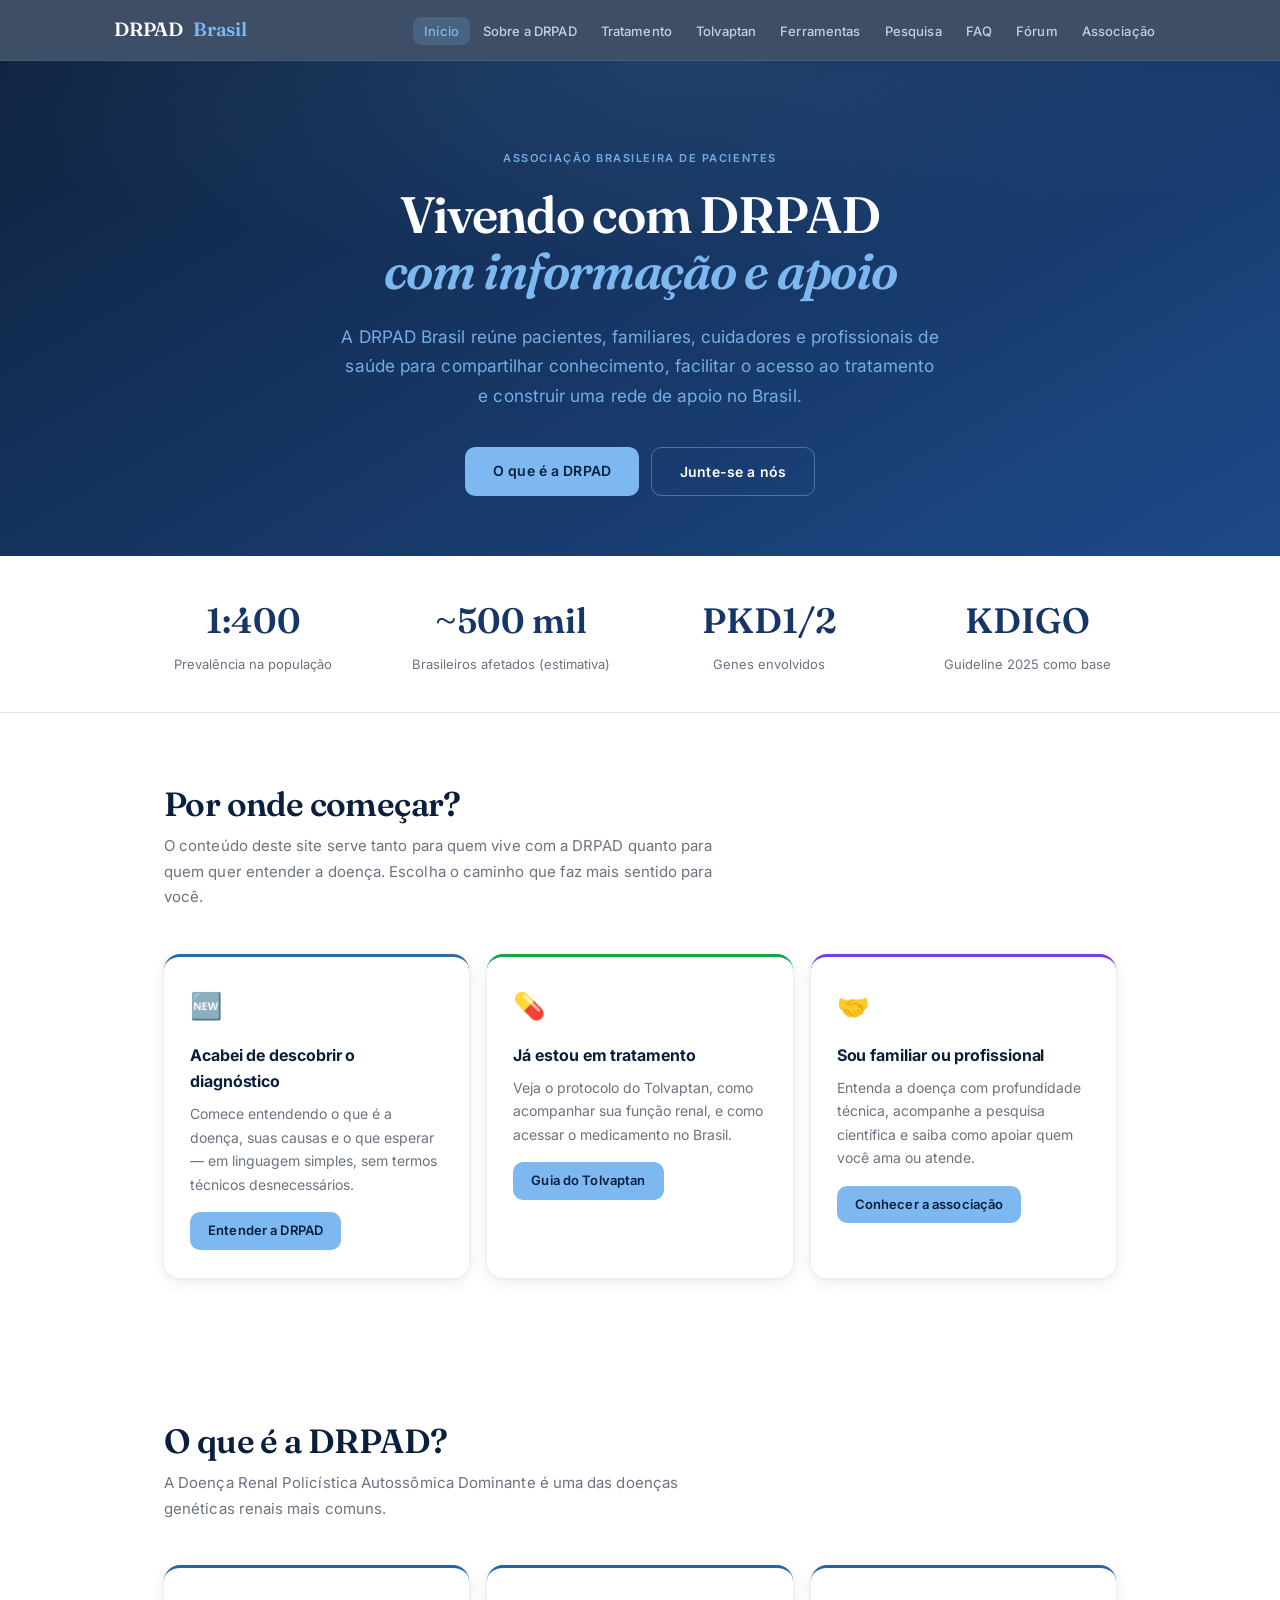
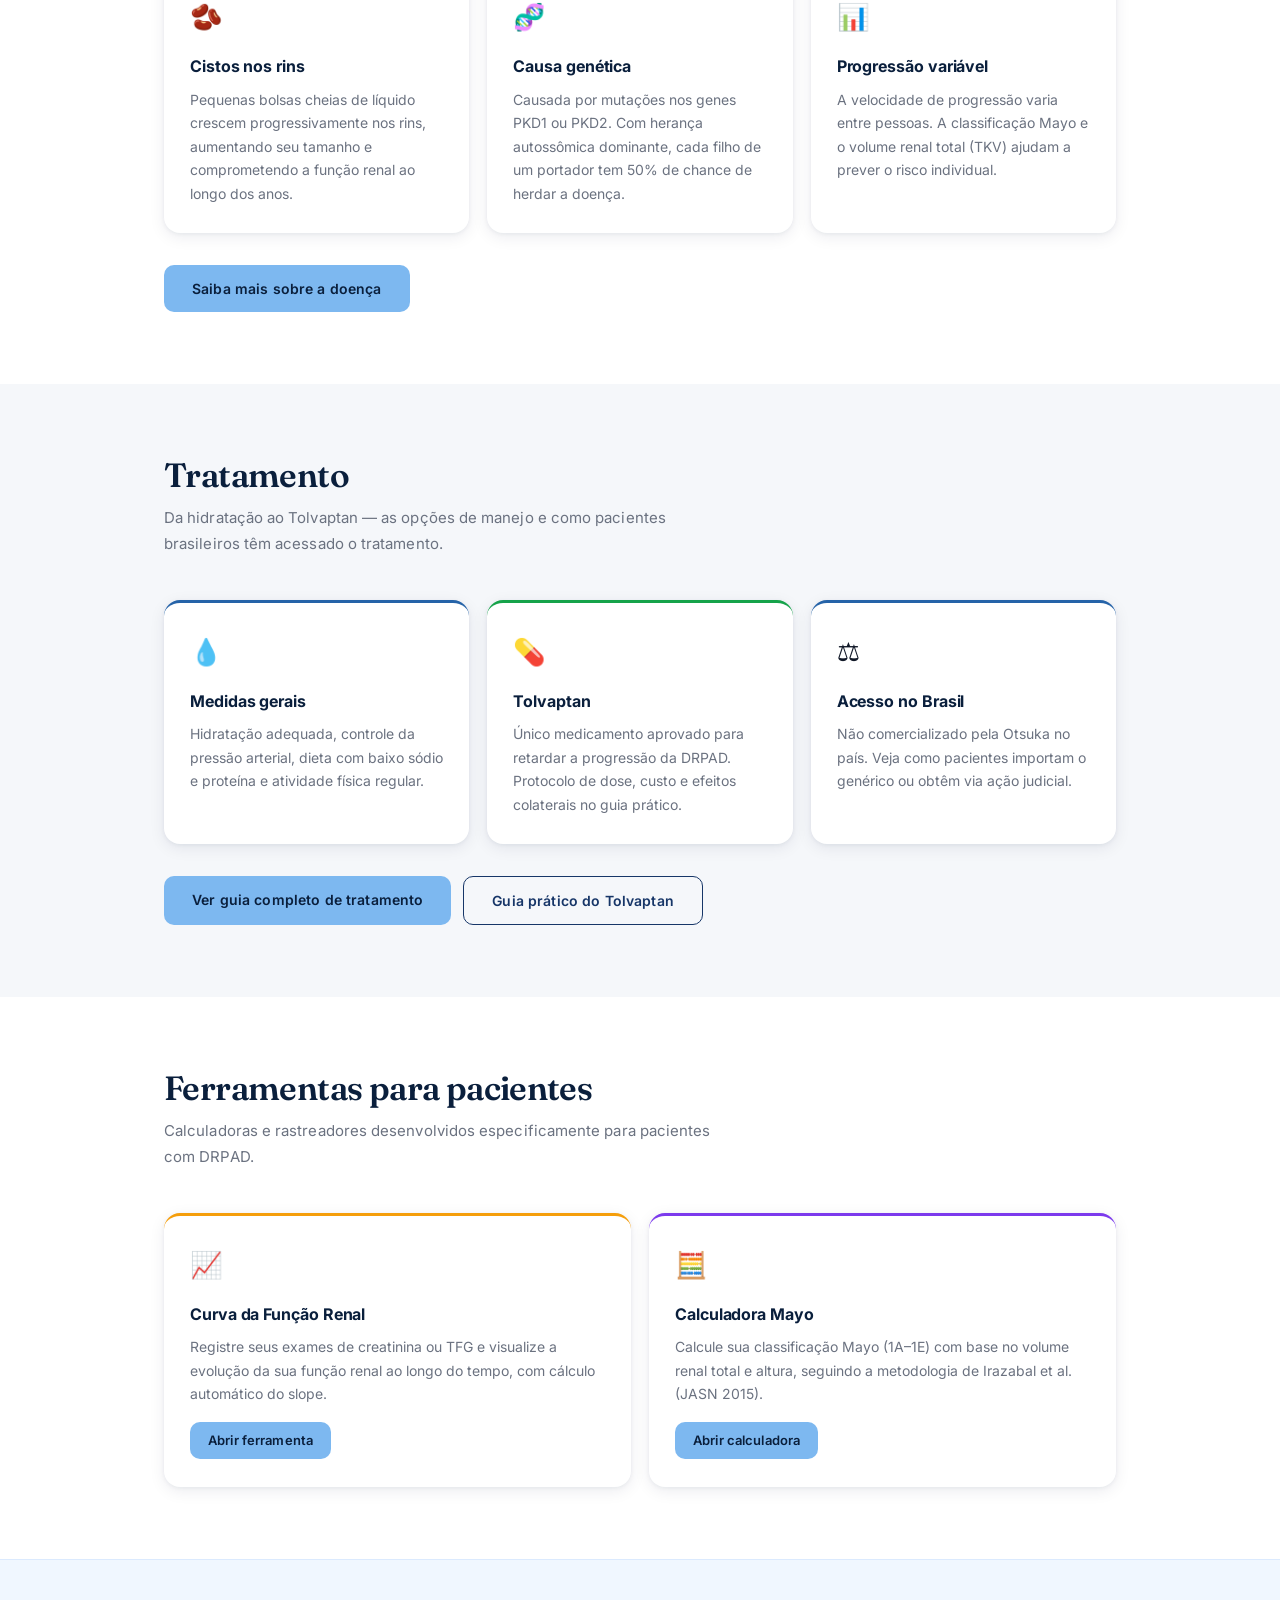
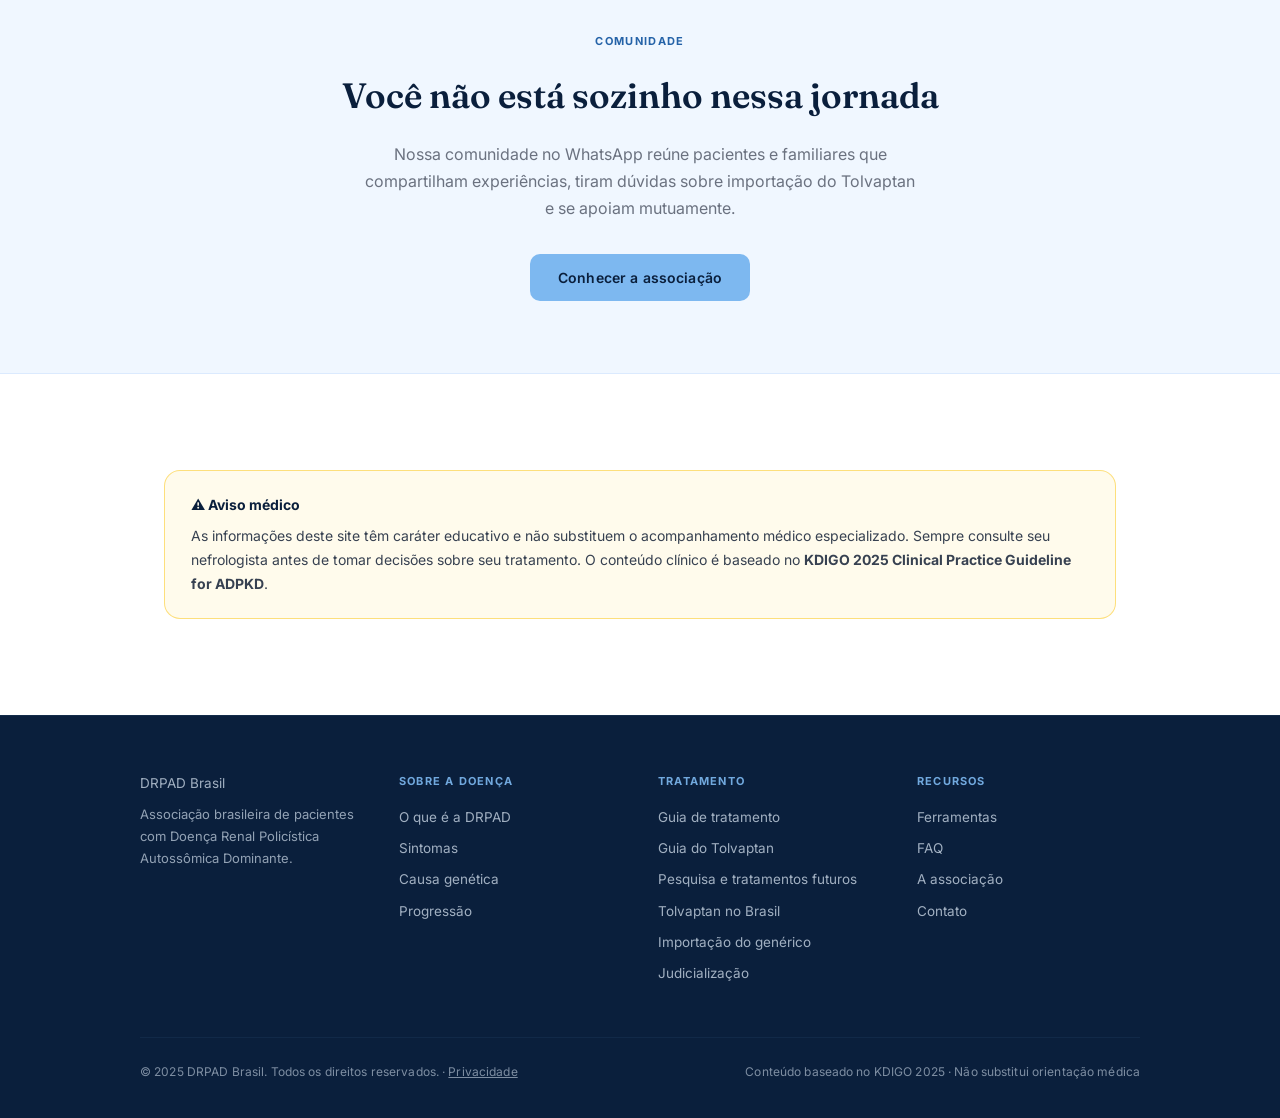
<file: index.html>
<!DOCTYPE html>
<html lang="pt-BR">
<head>
  <meta charset="UTF-8">
  <link rel="icon" href="data:image/svg+xml,<svg xmlns='http://www.w3.org/2000/svg' viewBox='0 0 100 100'><text y='.9em' font-size='90'>❤️</text></svg>">
  <link rel="icon" href="data:image/svg+xml,<svg xmlns='http://www.w3.org/2000/svg' viewBox='0 0 100 100'><text y='.9em' font-size='90'>❤️</text></svg>">
  <meta name="viewport" content="width=device-width, initial-scale=1.0">
  <title>DRPAD Brasil — Associação Brasileira de Pacientes com DRPAD</title>
  <meta name="description" content="A DRPAD Brasil é uma associação de pacientes com Doença Renal Policística Autossômica Dominante. Informação, apoio e comunidade para pacientes e familiares no Brasil.">
  <link rel="stylesheet" href="css/style.css">
</head>
<body>

<nav>
  <div class="nav-inner">
    <a href="index.html" class="nav-logo">DRPAD <span>Brasil</span></a>
    <button class="nav-toggle" aria-label="Menu">
      <span></span><span></span><span></span>
    </button>
    <ul class="nav-links">
      <li><a href="index.html">Início</a></li>
      <li><a href="sobre.html">Sobre a DRPAD</a></li>
      <li><a href="tratamento.html">Tratamento</a></li>
      <li><a href="guia-tolvaptan.html">Tolvaptan</a></li>
      <li><a href="ferramentas.html">Ferramentas</a></li>
      <li><a href="pesquisa.html">Pesquisa</a></li>
      <li><a href="faq.html">FAQ</a></li>
      <li><a href="forum.html">Fórum</a></li>
      <li><a href="associacao.html">Associação</a></li>
    </ul>
  </div>
</nav>

<!-- Hero -->
<section class="hero" style="padding-bottom: 60px; background: linear-gradient(150deg, #0f2340 0%, #1e4a8a 100%);">
  <div class="hero-eyebrow">Associação Brasileira de Pacientes</div>
  <h1>Vivendo com DRPAD<br><em style="font-style:italic; color: var(--sky);">com informação e apoio</em></h1>
  <p>A DRPAD Brasil reúne pacientes, familiares, cuidadores e profissionais de saúde para compartilhar conhecimento, facilitar o acesso ao tratamento e construir uma rede de apoio no Brasil.</p>
  <div class="hero-ctas">
    <a href="sobre.html" class="btn btn-primary">O que é a DRPAD</a>
    <a href="associacao.html" class="btn btn-outline">Junte-se a nós</a>
  </div>
</section>

<!-- Stat strip -->
<div style="background: white; border-bottom: 1px solid var(--light); padding: 36px 24px;">
  <div class="stat-strip-inner">
    <div style="text-align:center;">
      <div style="font-family:'Fraunces',serif; font-size:2.2rem; font-weight:600; color:var(--blue);">1:400</div>
      <div style="font-size:13px; color:var(--muted); margin-top:4px;">Prevalência na população</div>
    </div>
    <div style="text-align:center;">
      <div style="font-family:'Fraunces',serif; font-size:2.2rem; font-weight:600; color:var(--blue);">~500 mil</div>
      <div style="font-size:13px; color:var(--muted); margin-top:4px;">Brasileiros afetados (estimativa)</div>
    </div>
    <div style="text-align:center;">
      <div style="font-family:'Fraunces',serif; font-size:2.2rem; font-weight:600; color:var(--blue);">PKD1/2</div>
      <div style="font-size:13px; color:var(--muted); margin-top:4px;">Genes envolvidos</div>
    </div>
    <div style="text-align:center;">
      <div style="font-family:'Fraunces',serif; font-size:2.2rem; font-weight:600; color:var(--blue);">KDIGO</div>
      <div style="font-size:13px; color:var(--muted); margin-top:4px;">Guideline 2025 como base</div>
    </div>
  </div>
</div>

<!-- Por onde começar -->
<section class="section section-alt">
  <div class="container">
    <div class="section-title">Por onde começar?</div>
    <p class="section-sub">O conteúdo deste site serve tanto para quem vive com a DRPAD quanto para quem quer entender a doença. Escolha o caminho que faz mais sentido para você.</p>
    <div class="cards cards-3">
      <div class="card" style="border-top-color: #2e6ca4;">
        <div class="card-icon">🆕</div>
        <h3>Acabei de descobrir o diagnóstico</h3>
        <p>Comece entendendo o que é a doença, suas causas e o que esperar — em linguagem simples, sem termos técnicos desnecessários.</p>
        <a href="sobre.html" class="btn btn-primary" style="margin-top: 16px; display: inline-block; padding: 8px 18px; font-size: 13px;">Entender a DRPAD</a>
      </div>
      <div class="card" style="border-top-color: #16a34a;">
        <div class="card-icon">💊</div>
        <h3>Já estou em tratamento</h3>
        <p>Veja o protocolo do Tolvaptan, como acompanhar sua função renal, e como acessar o medicamento no Brasil.</p>
        <a href="guia-tolvaptan.html" class="btn btn-primary" style="margin-top: 16px; display: inline-block; padding: 8px 18px; font-size: 13px;">Guia do Tolvaptan</a>
      </div>
      <div class="card" style="border-top-color: #7c3aed;">
        <div class="card-icon">🤝</div>
        <h3>Sou familiar ou profissional</h3>
        <p>Entenda a doença com profundidade técnica, acompanhe a pesquisa científica e saiba como apoiar quem você ama ou atende.</p>
        <a href="associacao.html" class="btn btn-primary" style="margin-top: 16px; display: inline-block; padding: 8px 18px; font-size: 13px;">Conhecer a associação</a>
      </div>
    </div>
  </div>
</section>

<!-- O que é -->
<section class="section section-alt">
  <div class="container">
    <div class="section-title">O que é a DRPAD?</div>
    <p class="section-sub">A Doença Renal Policística Autossômica Dominante é uma das doenças genéticas renais mais comuns.</p>
    <div class="cards cards-3">
      <div class="card">
        <div class="card-icon">🫘</div>
        <h3>Cistos nos rins</h3>
        <p>Pequenas bolsas cheias de líquido crescem progressivamente nos rins, aumentando seu tamanho e comprometendo a função renal ao longo dos anos.</p>
      </div>
      <div class="card">
        <div class="card-icon">🧬</div>
        <h3>Causa genética</h3>
        <p>Causada por mutações nos genes PKD1 ou PKD2. Com herança autossômica dominante, cada filho de um portador tem 50% de chance de herdar a doença.</p>
      </div>
      <div class="card">
        <div class="card-icon">📊</div>
        <h3>Progressão variável</h3>
        <p>A velocidade de progressão varia entre pessoas. A classificação Mayo e o volume renal total (TKV) ajudam a prever o risco individual.</p>
      </div>
    </div>
    <div style="margin-top: 32px;">
      <a href="sobre.html" class="btn btn-primary">Saiba mais sobre a doença</a>
    </div>
  </div>
</section>

<!-- Tratamento -->
<section class="section">
  <div class="container">
    <div class="section-title">Tratamento</div>
    <p class="section-sub">Da hidratação ao Tolvaptan — as opções de manejo e como pacientes brasileiros têm acessado o tratamento.</p>
    <div class="cards cards-3">
      <div class="card">
        <div class="card-icon">💧</div>
        <h3>Medidas gerais</h3>
        <p>Hidratação adequada, controle da pressão arterial, dieta com baixo sódio e proteína e atividade física regular.</p>
      </div>
      <div class="card" style="border-top-color: #16a34a;">
        <div class="card-icon">💊</div>
        <h3>Tolvaptan</h3>
        <p>Único medicamento aprovado para retardar a progressão da DRPAD. Protocolo de dose, custo e efeitos colaterais no guia prático.</p>
      </div>
      <div class="card">
        <div class="card-icon">⚖️</div>
        <h3>Acesso no Brasil</h3>
        <p>Não comercializado pela Otsuka no país. Veja como pacientes importam o genérico ou obtêm via ação judicial.</p>
      </div>
    </div>
    <div style="margin-top: 32px; display:flex; gap:12px; flex-wrap:wrap;">
      <a href="tratamento.html" class="btn btn-primary">Ver guia completo de tratamento</a>
      <a href="guia-tolvaptan.html" class="btn btn-outline" style="color: var(--blue); border-color: var(--blue);">Guia prático do Tolvaptan</a>
    </div>
  </div>
</section>

<!-- Ferramentas -->
<section class="section section-alt">
  <div class="container">
    <div class="section-title">Ferramentas para pacientes</div>
    <p class="section-sub">Calculadoras e rastreadores desenvolvidos especificamente para pacientes com DRPAD.</p>
    <div class="cards cards-2">
      <div class="card" style="border-top-color: #f59e0b;">
        <div class="card-icon">📈</div>
        <h3>Curva da Função Renal</h3>
        <p>Registre seus exames de creatinina ou TFG e visualize a evolução da sua função renal ao longo do tempo, com cálculo automático do slope.</p>
        <a href="ferramentas.html#curva-tfg" class="btn btn-primary" style="margin-top: 16px; display: inline-block; padding: 8px 18px; font-size: 13px;">Abrir ferramenta</a>
      </div>
      <div class="card" style="border-top-color: #7c3aed;">
        <div class="card-icon">🧮</div>
        <h3>Calculadora Mayo</h3>
        <p>Calcule sua classificação Mayo (1A–1E) com base no volume renal total e altura, seguindo a metodologia de Irazabal et al. (JASN 2015).</p>
        <a href="ferramentas.html#calculadora-mayo" class="btn btn-primary" style="margin-top: 16px; display: inline-block; padding: 8px 18px; font-size: 13px;">Abrir calculadora</a>
      </div>
    </div>
  </div>
</section>

<!-- CTA comunidade -->
<section class="section" style="background: #f0f7ff; border-top: 1px solid #dbeafe; border-bottom: 1px solid #dbeafe; text-align: center;">
  <div class="container">
    <div style="font-size: 11px; font-weight: 700; letter-spacing: .12em; text-transform: uppercase; color: var(--mid); margin-bottom: 16px;">Comunidade</div>
    <h2 style="font-family:'Fraunces',serif; font-size: clamp(1.6rem,3vw,2.2rem); font-weight: 600; margin-bottom: 16px; color: var(--navy);">Você não está sozinho nessa jornada</h2>
    <p style="color: var(--muted); max-width: 560px; margin: 0 auto 32px; font-size: 1rem; line-height: 1.7;">Nossa comunidade no WhatsApp reúne pacientes e familiares que compartilham experiências, tiram dúvidas sobre importação do Tolvaptan e se apoiam mutuamente.</p>
    <a href="associacao.html" class="btn btn-primary">Conhecer a associação</a>
  </div>
</section>

<!-- Aviso importante -->
<section class="section section-alt">
  <div class="container">
    <div class="info-box warning">
      <h4>⚠️ Aviso médico</h4>
      <p>As informações deste site têm caráter educativo e não substituem o acompanhamento médico especializado. Sempre consulte seu nefrologista antes de tomar decisões sobre seu tratamento. O conteúdo clínico é baseado no <strong>KDIGO 2025 Clinical Practice Guideline for ADPKD</strong>.</p>
    </div>
  </div>
</section>

<footer>
  <div class="footer-inner">
    <div class="footer-col">
      <a href="index.html" class="footer-logo">DRPAD <span>Brasil</span></a>
      <p>Associação brasileira de pacientes com Doença Renal Policística Autossômica Dominante.</p>
    </div>
    <div class="footer-col">
      <h4>Sobre a Doença</h4>
      <a href="sobre.html">O que é a DRPAD</a>
      <a href="sobre.html#sintomas">Sintomas</a>
      <a href="sobre.html#genetica">Causa genética</a>
      <a href="sobre.html#progressao">Progressão</a>
    </div>
    <div class="footer-col">
      <h4>Tratamento</h4>
      <a href="tratamento.html">Guia de tratamento</a>
      <a href="guia-tolvaptan.html">Guia do Tolvaptan</a>
      <a href="pesquisa.html">Pesquisa e tratamentos futuros</a>
      <a href="tratamento.html#tolvaptan">Tolvaptan no Brasil</a>
      <a href="tratamento.html#importacao">Importação do genérico</a>
      <a href="tratamento.html#judicializacao">Judicialização</a>
    </div>
    <div class="footer-col">
      <h4>Recursos</h4>
      <a href="ferramentas.html">Ferramentas</a>
      <a href="faq.html">FAQ</a>
      <a href="associacao.html">A associação</a>
      <a href="associacao.html#contato">Contato</a>
    </div>
  </div>
  <div class="footer-bottom">
    <span>© 2025 DRPAD Brasil. Todos os direitos reservados. · <a href="privacidade.html" style="color:inherit;text-decoration:underline;">Privacidade</a></span>
    <span>Conteúdo baseado no KDIGO 2025 · Não substitui orientação médica</span>
  </div>
</footer>

<script src="js/main.js"></script>
</body>
</html>
</file>
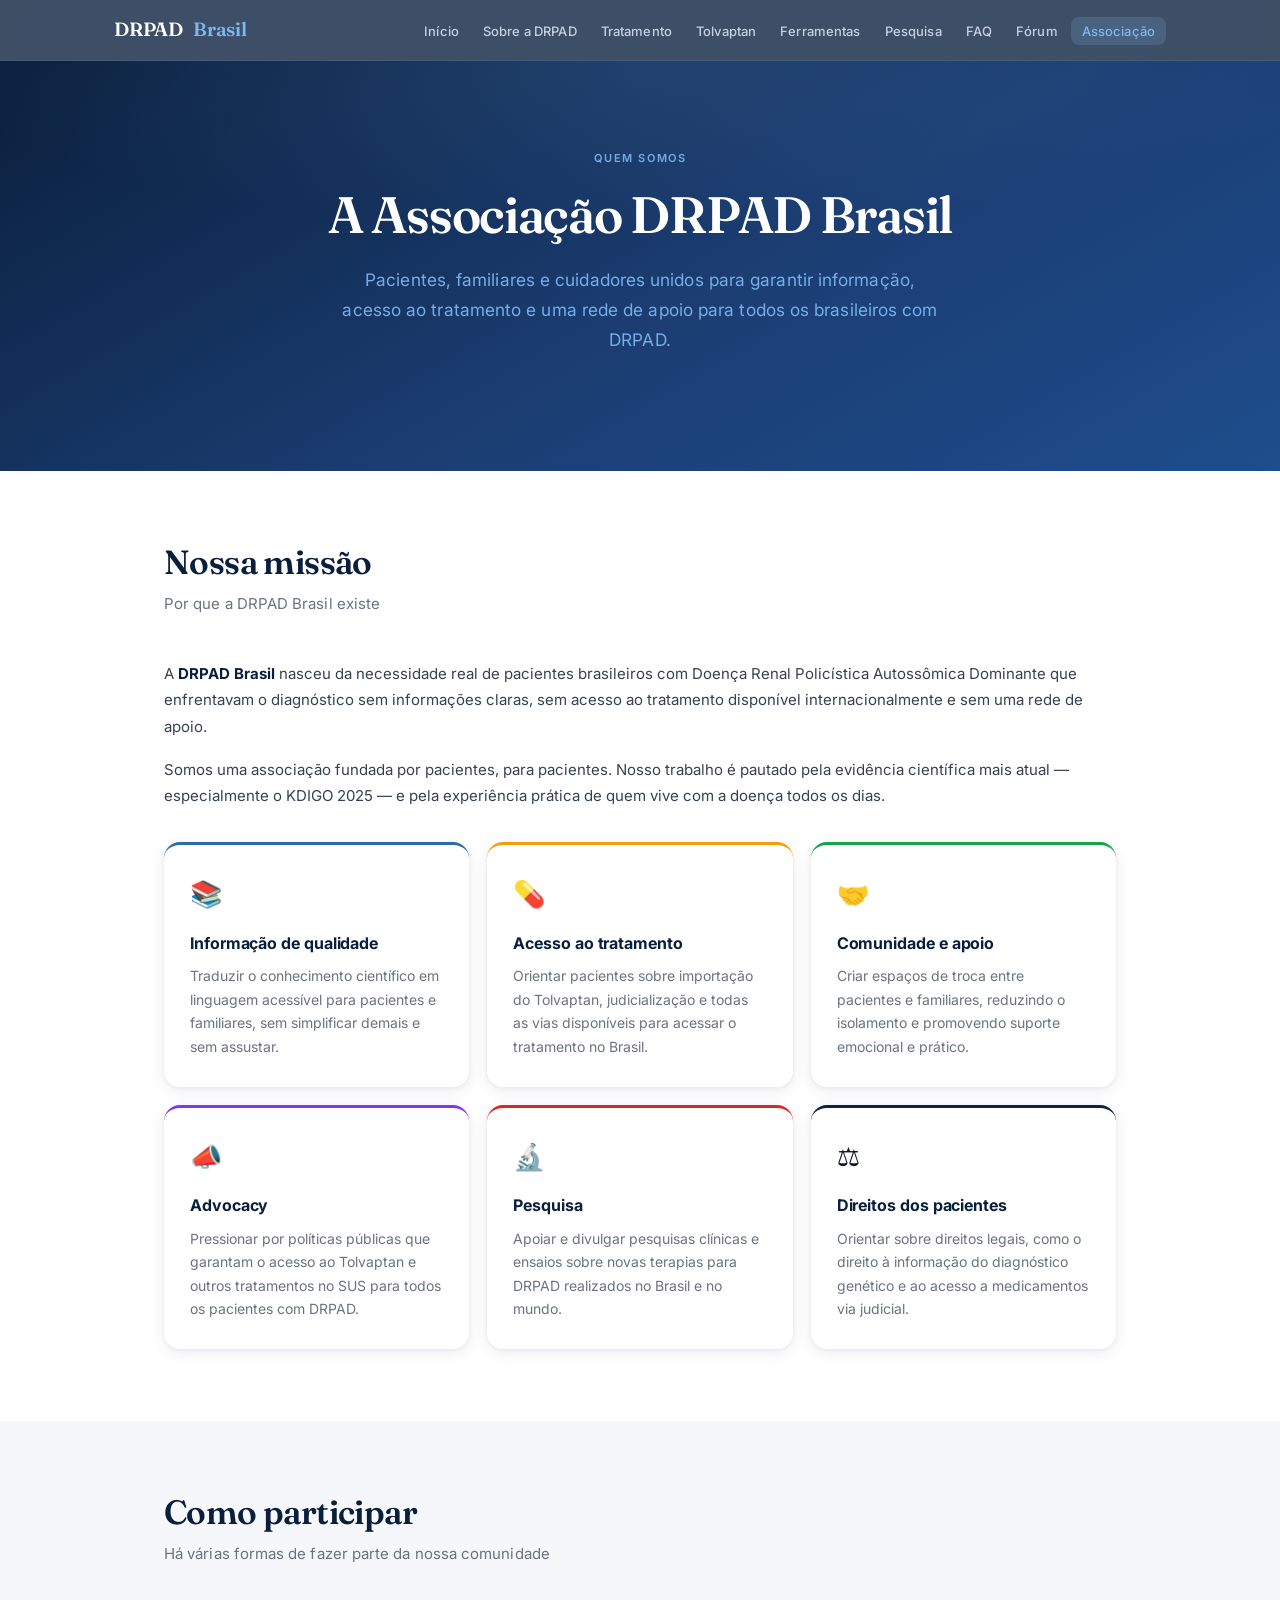
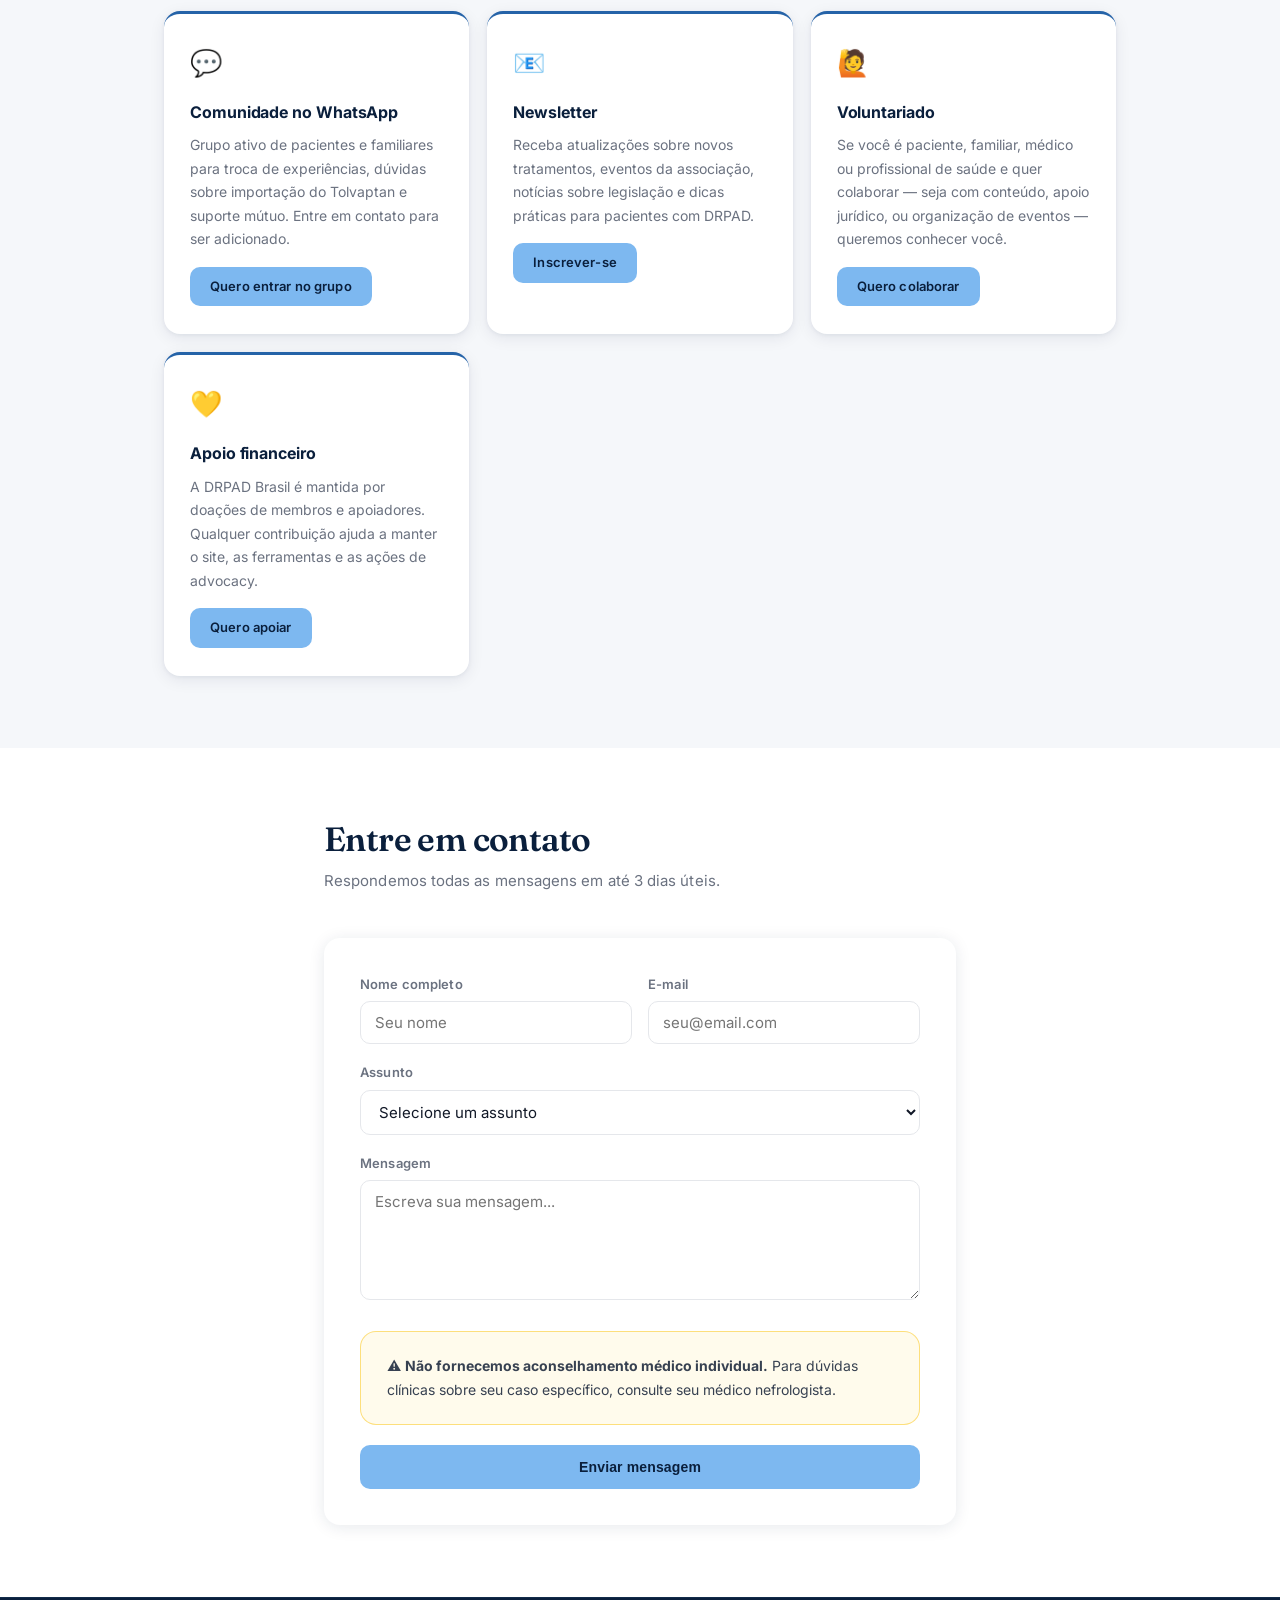
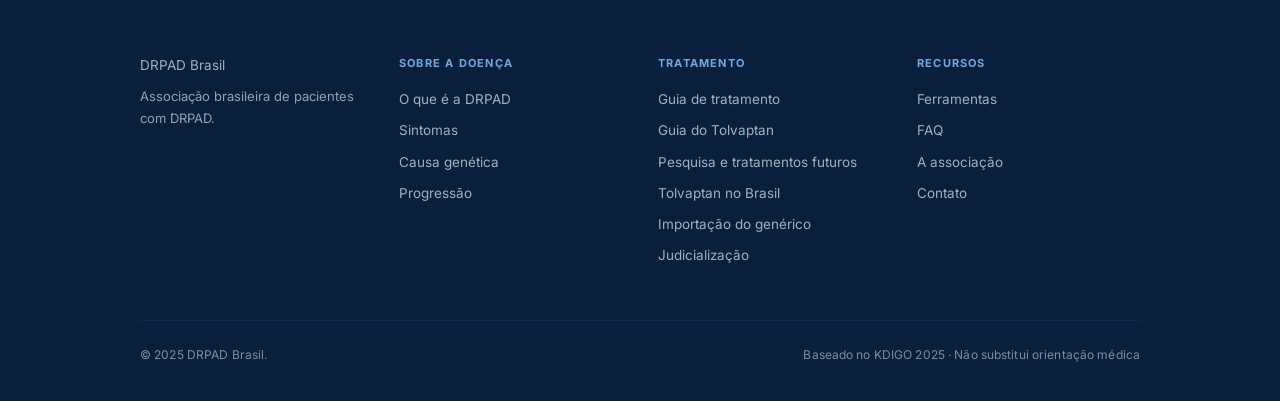
<file: associacao.html>
<!DOCTYPE html>
<html lang="pt-BR">
<head>
  <meta charset="UTF-8">
  <link rel="icon" href="data:image/svg+xml,<svg xmlns='http://www.w3.org/2000/svg' viewBox='0 0 100 100'><text y='.9em' font-size='90'>❤️</text></svg>">
  <link rel="icon" href="data:image/svg+xml,<svg xmlns='http://www.w3.org/2000/svg' viewBox='0 0 100 100'><text y='.9em' font-size='90'>❤️</text></svg>">
  <meta name="viewport" content="width=device-width, initial-scale=1.0">
  <title>A Associação | DRPAD Brasil</title>
  <meta name="description" content="Conheça a DRPAD Brasil — missão, valores, como participar e como entrar em contato com a associação de pacientes com DRPAD.">
  <link rel="stylesheet" href="css/style.css">
</head>
<body>

<nav>
  <div class="nav-inner">
    <a href="index.html" class="nav-logo">DRPAD <span>Brasil</span></a>
    <button class="nav-toggle" aria-label="Menu"><span></span><span></span><span></span></button>
    <ul class="nav-links">
      <li><a href="index.html">Início</a></li>
      <li><a href="sobre.html">Sobre a DRPAD</a></li>
      <li><a href="tratamento.html">Tratamento</a></li>
      <li><a href="guia-tolvaptan.html">Tolvaptan</a></li>
      <li><a href="ferramentas.html">Ferramentas</a></li>
      <li><a href="pesquisa.html">Pesquisa</a></li>
      <li><a href="faq.html">FAQ</a></li>
      <li><a href="forum.html">Fórum</a></li>
      <li><a href="associacao.html">Associação</a></li>
    </ul>
  </div>
</nav>

<section class="hero">
  <div class="hero-eyebrow">Quem somos</div>
  <h1>A Associação DRPAD Brasil</h1>
  <p>Pacientes, familiares e cuidadores unidos para garantir informação, acesso ao tratamento e uma rede de apoio para todos os brasileiros com DRPAD.</p>
</section>

<section class="section section-alt">
  <div class="container">

    <div class="section-title">Nossa missão</div>
    <p class="section-sub">Por que a DRPAD Brasil existe</p>

    <div class="prose">
      <p>A <strong>DRPAD Brasil</strong> nasceu da necessidade real de pacientes brasileiros com Doença Renal Policística Autossômica Dominante que enfrentavam o diagnóstico sem informações claras, sem acesso ao tratamento disponível internacionalmente e sem uma rede de apoio.</p>
      <p>Somos uma associação fundada por pacientes, para pacientes. Nosso trabalho é pautado pela evidência científica mais atual — especialmente o KDIGO 2025 — e pela experiência prática de quem vive com a doença todos os dias.</p>
    </div>

    <div class="cards cards-3" style="margin-top: 32px;">
      <div class="card" style="border-top-color: #2e6ca4;">
        <div class="card-icon">📚</div>
        <h3>Informação de qualidade</h3>
        <p>Traduzir o conhecimento científico em linguagem acessível para pacientes e familiares, sem simplificar demais e sem assustar.</p>
      </div>
      <div class="card" style="border-top-color: #f59e0b;">
        <div class="card-icon">💊</div>
        <h3>Acesso ao tratamento</h3>
        <p>Orientar pacientes sobre importação do Tolvaptan, judicialização e todas as vias disponíveis para acessar o tratamento no Brasil.</p>
      </div>
      <div class="card" style="border-top-color: #16a34a;">
        <div class="card-icon">🤝</div>
        <h3>Comunidade e apoio</h3>
        <p>Criar espaços de troca entre pacientes e familiares, reduzindo o isolamento e promovendo suporte emocional e prático.</p>
      </div>
      <div class="card" style="border-top-color: #7c3aed;">
        <div class="card-icon">📣</div>
        <h3>Advocacy</h3>
        <p>Pressionar por políticas públicas que garantam o acesso ao Tolvaptan e outros tratamentos no SUS para todos os pacientes com DRPAD.</p>
      </div>
      <div class="card" style="border-top-color: #dc2626;">
        <div class="card-icon">🔬</div>
        <h3>Pesquisa</h3>
        <p>Apoiar e divulgar pesquisas clínicas e ensaios sobre novas terapias para DRPAD realizados no Brasil e no mundo.</p>
      </div>
      <div class="card" style="border-top-color: #0f2340;">
        <div class="card-icon">⚖️</div>
        <h3>Direitos dos pacientes</h3>
        <p>Orientar sobre direitos legais, como o direito à informação do diagnóstico genético e ao acesso a medicamentos via judicial.</p>
      </div>
    </div>
  </div>
</section>

<!-- Como participar -->
<section class="section">
  <div class="container">
    <div class="section-title">Como participar</div>
    <p class="section-sub">Há várias formas de fazer parte da nossa comunidade</p>
    <div class="cards cards-2">
      <div class="card">
        <div class="card-icon">💬</div>
        <h3>Comunidade no WhatsApp</h3>
        <p>Grupo ativo de pacientes e familiares para troca de experiências, dúvidas sobre importação do Tolvaptan e suporte mútuo. Entre em contato para ser adicionado.</p>
        <a href="#contato" class="btn btn-primary" style="margin-top: 16px; display: inline-block; padding: 9px 20px; font-size: 13px;">Quero entrar no grupo</a>
      </div>
      <div class="card">
        <div class="card-icon">📧</div>
        <h3>Newsletter</h3>
        <p>Receba atualizações sobre novos tratamentos, eventos da associação, notícias sobre legislação e dicas práticas para pacientes com DRPAD.</p>
        <a href="#contato" class="btn btn-primary" style="margin-top: 16px; display: inline-block; padding: 9px 20px; font-size: 13px;">Inscrever-se</a>
      </div>
      <div class="card">
        <div class="card-icon">🙋</div>
        <h3>Voluntariado</h3>
        <p>Se você é paciente, familiar, médico ou profissional de saúde e quer colaborar — seja com conteúdo, apoio jurídico, ou organização de eventos — queremos conhecer você.</p>
        <a href="#contato" class="btn btn-primary" style="margin-top: 16px; display: inline-block; padding: 9px 20px; font-size: 13px;">Quero colaborar</a>
      </div>
      <div class="card">
        <div class="card-icon">💛</div>
        <h3>Apoio financeiro</h3>
        <p>A DRPAD Brasil é mantida por doações de membros e apoiadores. Qualquer contribuição ajuda a manter o site, as ferramentas e as ações de advocacy.</p>
        <a href="#contato" class="btn btn-primary" style="margin-top: 16px; display: inline-block; padding: 9px 20px; font-size: 13px;">Quero apoiar</a>
      </div>
    </div>
  </div>
</section>

<!-- Contato -->
<section class="section section-alt" id="contato">
  <div class="container" style="max-width: 680px;">
    <div class="section-title">Entre em contato</div>
    <p class="section-sub">Respondemos todas as mensagens em até 3 dias úteis.</p>

    <div style="background: white; border-radius: 16px; padding: 36px; box-shadow: 0 2px 16px rgba(15,35,64,.10);">
      <div id="form-sucesso" style="display:none; text-align:center; padding: 40px 0;">
        <div style="font-size: 48px; margin-bottom: 16px;">❤️</div>
        <h3 style="font-family:'Fraunces',serif; font-size:1.4rem; color:var(--navy); margin-bottom: 12px;">Mensagem recebida!</h3>
        <p style="color:var(--muted); margin-bottom: 24px;">Obrigado por entrar em contato com a DRPAD Brasil. Respondemos todas as mensagens em até 3 dias úteis.</p>
        <a href="index.html" class="btn btn-primary">Voltar ao início</a>
      </div>

      <form id="form-contato">
        <div class="cards-2" style="display: grid; grid-template-columns: 1fr 1fr; gap: 16px;">
          <div class="form-group">
            <label for="nome">Nome completo</label>
            <input type="text" id="nome" name="nome" placeholder="Seu nome" required>
          </div>
          <div class="form-group">
            <label for="email">E-mail</label>
            <input type="email" id="email" name="email" placeholder="seu@email.com" required>
          </div>
        </div>
        <div class="form-group">
          <label for="assunto">Assunto</label>
          <select id="assunto" name="assunto">
            <option value="">Selecione um assunto</option>
            <option value="importacao">Importação do Tolvaptan</option>
            <option value="judicializacao">Judicialização</option>
            <option value="whatsapp">Entrar no grupo do WhatsApp</option>
            <option value="voluntariado">Voluntariado</option>
            <option value="newsletter">Newsletter</option>
            <option value="duvida">Dúvida sobre a doença</option>
            <option value="outro">Outro assunto</option>
          </select>
        </div>
        <div class="form-group">
          <label for="mensagem">Mensagem</label>
          <textarea id="mensagem" name="mensagem" placeholder="Escreva sua mensagem..." required></textarea>
        </div>
        <div class="info-box warning" style="margin-bottom: 20px;">
          <p>⚠️ <strong>Não fornecemos aconselhamento médico individual.</strong> Para dúvidas clínicas sobre seu caso específico, consulte seu médico nefrologista.</p>
        </div>
        <button type="submit" id="btn-enviar" class="btn btn-primary" style="width: 100%; padding: 14px;">Enviar mensagem</button>
        <div id="form-erro" style="display:none; color:#dc2626; font-size:14px; margin-top:12px; text-align:center;">
          Ocorreu um erro ao enviar. Tente novamente ou entre em contato pelo e-mail.
        </div>
      </form>
    </div>

    <script>
      document.getElementById('form-contato').addEventListener('submit', async function(e) {
        e.preventDefault();
        const btn = document.getElementById('btn-enviar');
        const erro = document.getElementById('form-erro');
        btn.disabled = true;
        btn.textContent = 'Enviando...';
        erro.style.display = 'none';
        const data = new FormData(this);
        try {
          const res = await fetch('https://formspree.io/f/xeeblwwk', {
            method: 'POST',
            body: data,
            headers: { 'Accept': 'application/json' }
          });
          if (res.ok) {
            document.getElementById('form-contato').style.display = 'none';
            document.getElementById('form-sucesso').style.display = 'block';
          } else {
            throw new Error();
          }
        } catch {
          erro.style.display = 'block';
          btn.disabled = false;
          btn.textContent = 'Enviar mensagem';
        }
      });
    </script>
  </div>
</section>

<footer>
  <div class="footer-inner">
    <div class="footer-col">
      <a href="index.html" class="footer-logo">DRPAD <span>Brasil</span></a>
      <p>Associação brasileira de pacientes com DRPAD.</p>
    </div>
    <div class="footer-col">
      <h4>Sobre a Doença</h4>
      <a href="sobre.html">O que é a DRPAD</a>
      <a href="sobre.html#sintomas">Sintomas</a>
      <a href="sobre.html#genetica">Causa genética</a>
      <a href="sobre.html#progressao">Progressão</a>
    </div>
    <div class="footer-col">
      <h4>Tratamento</h4>
      <a href="tratamento.html">Guia de tratamento</a>
      <a href="guia-tolvaptan.html">Guia do Tolvaptan</a>
      <a href="pesquisa.html">Pesquisa e tratamentos futuros</a>
      <a href="tratamento.html#tolvaptan">Tolvaptan no Brasil</a>
      <a href="tratamento.html#importacao">Importação do genérico</a>
      <a href="tratamento.html#judicializacao">Judicialização</a>
    </div>
    <div class="footer-col">
      <h4>Recursos</h4>
      <a href="ferramentas.html">Ferramentas</a>
      <a href="faq.html">FAQ</a>
      <a href="associacao.html">A associação</a>
      <a href="associacao.html#contato">Contato</a>
    </div>
  </div>
  <div class="footer-bottom">
    <span>© 2025 DRPAD Brasil.</span>
    <span>Baseado no KDIGO 2025 · Não substitui orientação médica</span>
  </div>
</footer>

<script src="js/main.js"></script>
</body>
</html>
</file>
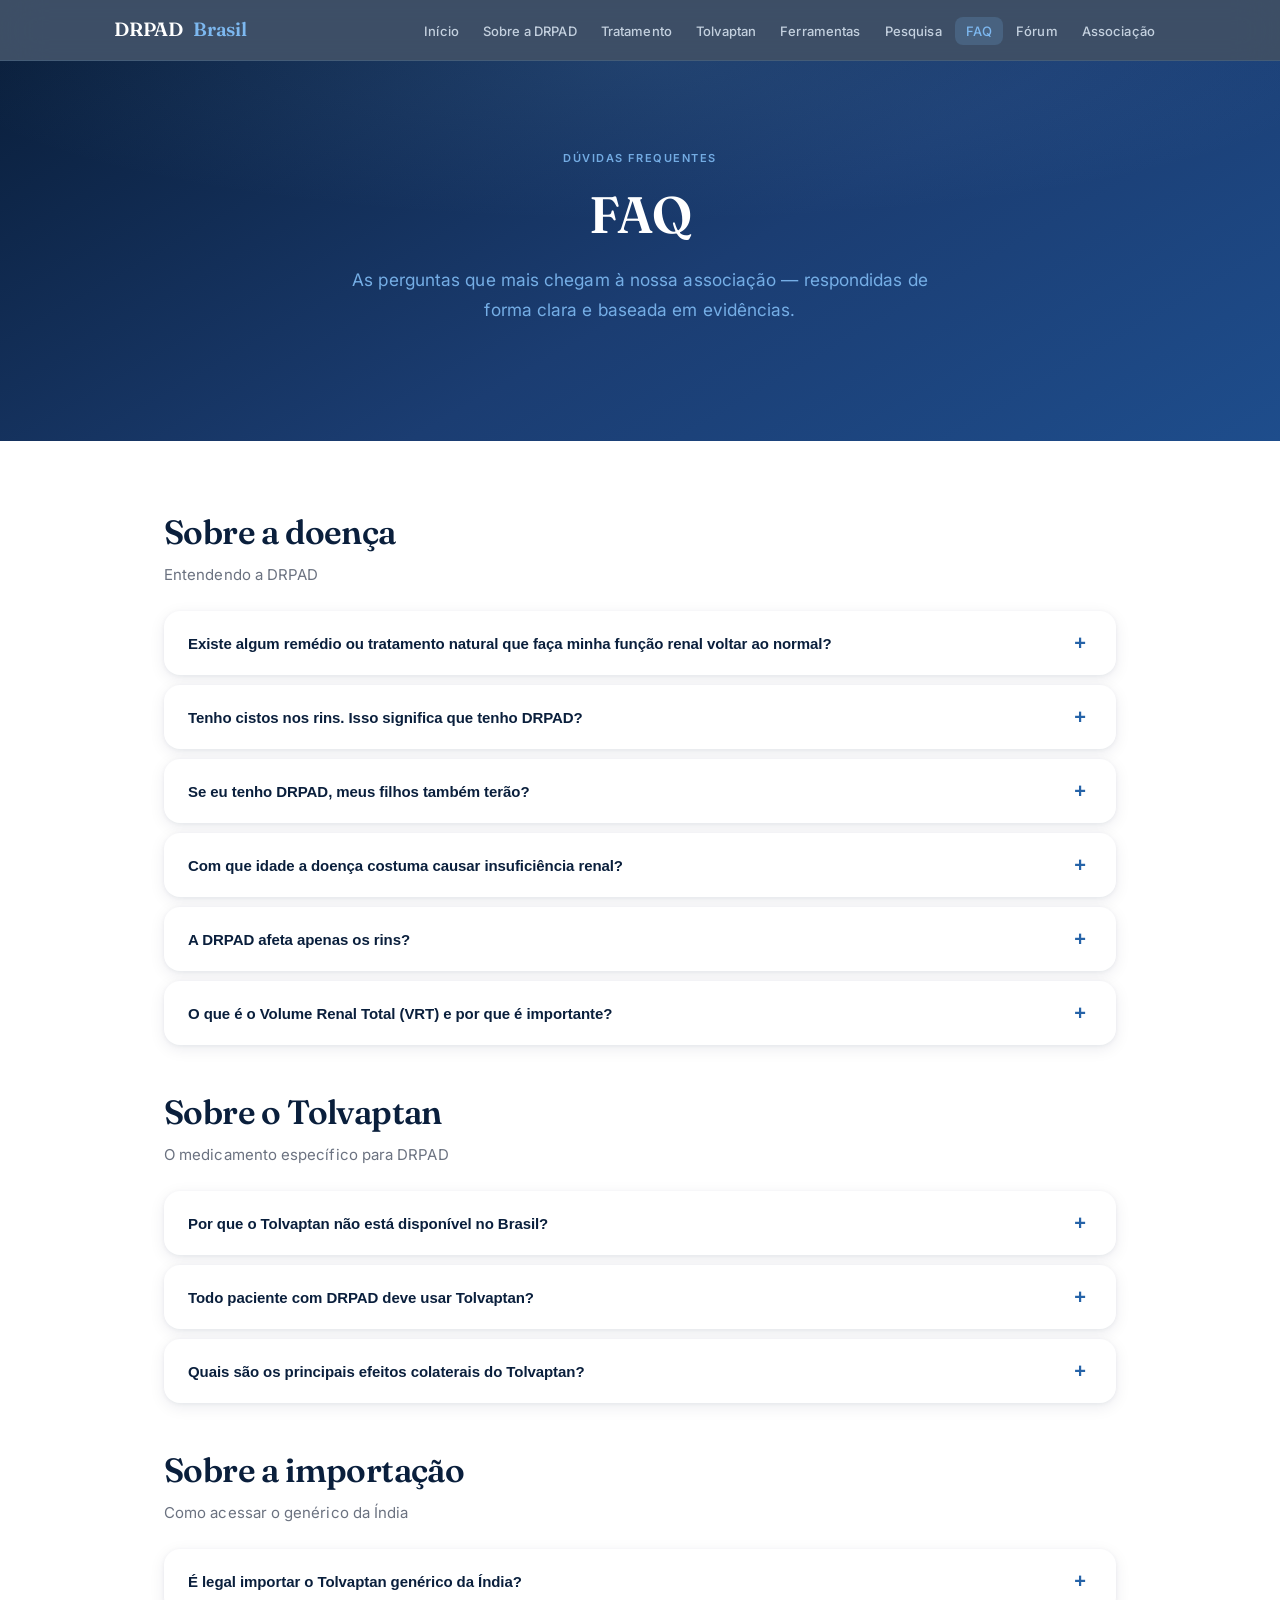
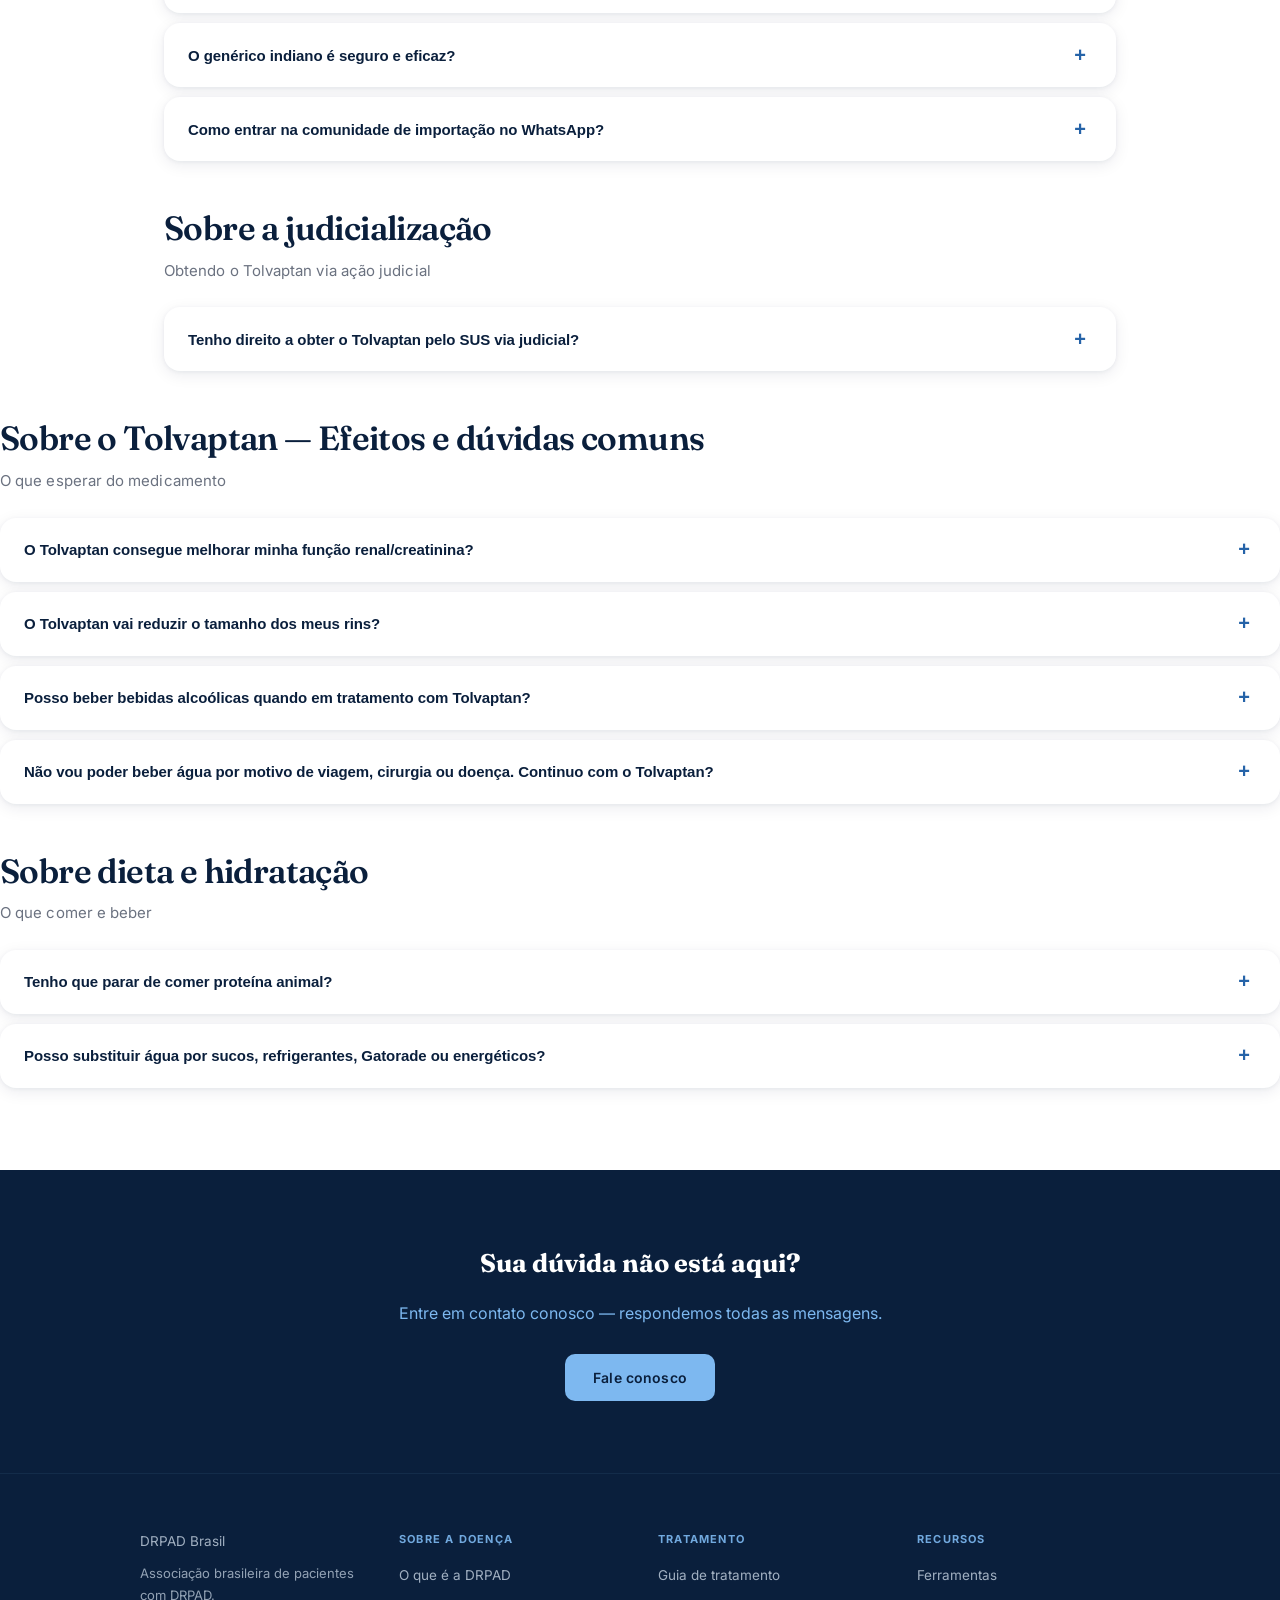
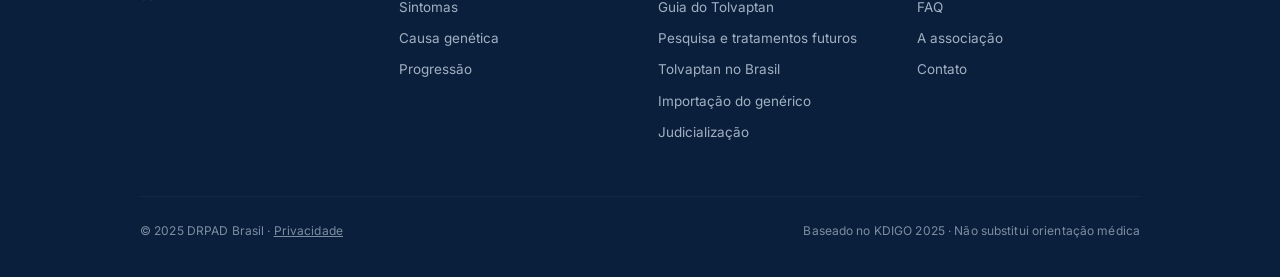
<file: faq.html>
<!DOCTYPE html>
<html lang="pt-BR">
<head>
  <meta charset="UTF-8">
  <link rel="icon" href="data:image/svg+xml,<svg xmlns='http://www.w3.org/2000/svg' viewBox='0 0 100 100'><text y='.9em' font-size='90'>❤️</text></svg>">
  <link rel="icon" href="data:image/svg+xml,<svg xmlns='http://www.w3.org/2000/svg' viewBox='0 0 100 100'><text y='.9em' font-size='90'>❤️</text></svg>">
  <meta name="viewport" content="width=device-width, initial-scale=1.0">
  <title>FAQ — Perguntas Frequentes | DRPAD Brasil</title>
  <meta name="description" content="Respostas às dúvidas mais comuns sobre DRPAD: diagnóstico, tratamento, Tolvaptan, importação do genérico e judicialização no Brasil.">
  <link rel="stylesheet" href="css/style.css">
</head>
<body>

<nav>
  <div class="nav-inner">
    <a href="index.html" class="nav-logo">DRPAD <span>Brasil</span></a>
    <button class="nav-toggle" aria-label="Menu"><span></span><span></span><span></span></button>
    <ul class="nav-links">
      <li><a href="index.html">Início</a></li>
      <li><a href="sobre.html">Sobre a DRPAD</a></li>
      <li><a href="tratamento.html">Tratamento</a></li>
      <li><a href="guia-tolvaptan.html">Tolvaptan</a></li>
      <li><a href="ferramentas.html">Ferramentas</a></li>
      <li><a href="pesquisa.html">Pesquisa</a></li>
      <li><a href="faq.html">FAQ</a></li>
      <li><a href="forum.html">Fórum</a></li>
      <li><a href="associacao.html">Associação</a></li>
    </ul>
  </div>
</nav>

<section class="hero">
  <div class="hero-eyebrow">Dúvidas Frequentes</div>
  <h1>FAQ</h1>
  <p>As perguntas que mais chegam à nossa associação — respondidas de forma clara e baseada em evidências.</p>
</section>

<section class="section section-alt">
  <div class="container">

    <div class="section-title">Sobre a doença</div>
    <p class="section-sub" style="margin-bottom: 24px;">Entendendo a DRPAD</p>

    <div class="faq-item">
      <button class="faq-q">Existe algum remédio ou tratamento natural que faça minha função renal voltar ao normal? <span class="faq-icon">+</span></button>
      <div class="faq-a"><p>Não existe, e é importante ser honesto sobre isso para evitar falsas esperanças. A função renal perdida na DRPAD não se recupera — os cistos substituem o tecido renal funcionante de forma irreversível. O KDIGO 2025 é claro: os estudos atuais mostram redução no declínio da TFG, mas nenhum tratamento disponível reverte a perda já ocorrida. O que existe são tratamentos que <strong>retardam a progressão</strong>: Tolvaptan, controle da pressão arterial, hidratação adequada e dieta. Quanto a tratamentos naturais — chás, suplementos, dietas milagrosas — não há nenhuma evidência científica para DRPAD, e alguns podem inclusive ser prejudiciais aos rins. Desconfie de qualquer promessa de "recuperar a função renal".</p></div>
    </div>

    <div class="faq-item">
      <button class="faq-q">Tenho cistos nos rins. Isso significa que tenho DRPAD? <span class="faq-icon">+</span></button>
      <div class="faq-a"><p>Não necessariamente. Cistos renais simples são muito comuns e geralmente benignos, especialmente após os 50 anos. A DRPAD se caracteriza por múltiplos cistos bilaterais com padrão específico por faixa etária, associados a histórico familiar ou confirmação genética. Apenas um médico pode fazer o diagnóstico correto, geralmente com base em exame de imagem e histórico clínico.</p></div>
    </div>

    <div class="faq-item">
      <button class="faq-q">Se eu tenho DRPAD, meus filhos também terão? <span class="faq-icon">+</span></button>
      <div class="faq-a"><p>Cada filho de um portador de DRPAD tem 50% de chance de herdar a mutação — independentemente do sexo. Isso significa que, em média, metade dos filhos será afetada. É possível fazer teste genético pré-natal ou diagnóstico genético pré-implantacional (em fertilização in vitro), mas essas decisões envolvem aspectos médicos, éticos e pessoais que devem ser discutidos com o médico geneticista.</p></div>
    </div>

    <div class="faq-item">
      <button class="faq-q">Com que idade a doença costuma causar insuficiência renal? <span class="faq-icon">+</span></button>
      <div class="faq-a"><p>Depende principalmente do gene envolvido e de fatores individuais. Pacientes com mutação no PKD1 atingem insuficiência renal terminal em média aos 54 anos, enquanto portadores do PKD2 chegam a esse estágio em média aos 74 anos. Porém há grande variabilidade — alguns pacientes chegam à quinta ou sexta décadas com função renal preservada, enquanto outros progridem mais rapidamente.</p></div>
    </div>

    <div class="faq-item">
      <button class="faq-q">A DRPAD afeta apenas os rins? <span class="faq-icon">+</span></button>
      <div class="faq-a"><p>Não. A DRPAD é uma doença sistêmica. Além dos rins, pode causar cistos no fígado (muito comuns, especialmente em mulheres), aneurismas intracranianos (em ~10% dos pacientes), prolapso de valva mitral, hérnia abdominal e cistos em pâncreas e outras estruturas. Por isso, o acompanhamento envolve múltiplos especialistas além do nefrologista.</p></div>
    </div>

    <div class="faq-item">
      <button class="faq-q">O que é o Volume Renal Total (VRT) e por que é importante? <span class="faq-icon">+</span></button>
      <div class="faq-a"><p>O Volume Renal Total (VRT), também chamado de TKV (Total Kidney Volume), é a medida do tamanho dos rins obtida por exame de imagem (ultrassom, tomografia ou ressonância). É o principal marcador de progressão da DRPAD — rins maiores indicam doença mais avançada. O VRT ajustado para altura (TKV/h) é usado na Classificação Mayo para estimar o risco individual de progressão rápida.</p></div>
    </div>

    <div class="section-title" style="margin-top: 48px;">Sobre o Tolvaptan</div>
    <p class="section-sub" style="margin-bottom: 24px;">O medicamento específico para DRPAD</p>

    <div class="faq-item">
      <button class="faq-q">Por que o Tolvaptan não está disponível no Brasil? <span class="faq-icon">+</span></button>
      <div class="faq-a"><p>O laboratório Otsuka, detentor da patente do Jinarc® (Europa) e Jynarque® (EUA), optou por não registrar o medicamento na ANVISA nem solicitar sua incorporação ao SUS pelo CONITEC. As razões exatas nunca foram formalmente explicadas, mas provavelmente envolvem questões comerciais e de mercado. A DRPAD Brasil está empenhada em pressionar por mudanças nessa situação.</p></div>
    </div>

    <div class="faq-item">
      <button class="faq-q">Todo paciente com DRPAD deve usar Tolvaptan? <span class="faq-icon">+</span></button>
      <div class="faq-a"><p>Não. O Tolvaptan é indicado para <strong>adultos (18 anos ou mais)</strong> com progressão rápida da doença — principalmente aqueles na Classe Mayo 1C, 1D ou 1E, ou com declínio de TFG maior que 2,5 mL/min/ano. Pacientes com progressão lenta (classe 1A ou 1B) provavelmente não se beneficiam o suficiente para justificar os efeitos adversos e o custo do medicamento. A decisão deve ser feita com seu nefrologista.</p></div>
    </div>

    <div class="faq-item">
      <button class="faq-q">Quais são os principais efeitos colaterais do Tolvaptan? <span class="faq-icon">+</span></button>
      <div class="faq-a"><p>Os efeitos mais comuns são sede intensa e aumento do volume urinário — fazem parte do mecanismo de ação do medicamento. O efeito mais sério é a hepatotoxicidade (toxicidade ao fígado), que é rara mas pode ser grave. Por isso, o uso requer monitoramento mensal da função hepática nos primeiros 18 meses. Outros efeitos incluem boca seca, noctúria (urinar de madrugada) e tonturas.</p></div>
    </div>

    <div class="section-title" style="margin-top: 48px;">Sobre a importação</div>
    <p class="section-sub" style="margin-bottom: 24px;">Como acessar o genérico da Índia</p>

    <div class="faq-item">
      <button class="faq-q">É legal importar o Tolvaptan genérico da Índia? <span class="faq-icon">+</span></button>
      <div class="faq-a"><p>Sim, dentro de certas condições. A ANVISA permite a importação de medicamentos para uso pessoal com prescrição médica, em quantidade compatível com uso individual (geralmente até 3–6 meses por importação). A importação não pode ter fins comerciais. Recomendamos ter sempre a prescrição médica em mãos caso o pacote seja retido na alfândega.</p></div>
    </div>

    <div class="faq-item">
      <button class="faq-q">O genérico indiano é seguro e eficaz? <span class="faq-icon">+</span></button>
      <div class="faq-a"><p>O Tolvaheal é fabricado pela <strong>Healing Pharma India Pvt. Ltd.</strong>, empresa certificada pela ISO 9001:2015 e registrada no CDSCO (a agência regulatória de medicamentos da Índia). Genéricos aprovados pelo CDSCO contêm o mesmo ingrediente ativo na mesma dosagem que as versões de marca e são aprovados por autoridades regulatórias. É importante ressaltar que estudos de bioequivalência publicados de forma independente para o Tolvaheal especificamente não estão disponíveis publicamente — a garantia de qualidade se baseia na aprovação regulatória indiana e nas boas práticas de fabricação (GMP) da Healing Pharma. A experiência relatada pela comunidade de pacientes tem sido positiva. Adquira sempre de fornecedores de reputação comprovada.</p></div>
    </div>

    <div class="faq-item">
      <button class="faq-q">Como entrar na comunidade de importação no WhatsApp? <span class="faq-icon">+</span></button>
      <div class="faq-a"><p>Entre em contato conosco pelo <a href="associacao.html#contato">formulário de contato</a> ou pelo e-mail da associação. Pedimos que todos os membros do grupo tenham diagnóstico de DRPAD confirmado e prescrição médica para o Tolvaptan. O grupo é moderado e focado em informações práticas sobre importação.</p></div>
    </div>

    <div class="section-title" style="margin-top: 48px;">Sobre a judicialização</div>
    <p class="section-sub" style="margin-bottom: 24px;">Obtendo o Tolvaptan via ação judicial</p>

    <div class="faq-item">
      <button class="faq-q">Tenho direito a obter o Tolvaptan pelo SUS via judicial? <span class="faq-icon">+</span></button>
      <div class="faq-a"><p>O direito à saúde é garantido pelo Art. 196 da Constituição Federal. Tribunais brasileiros têm deferido pedidos de Tolvaptan com base na comprovação de necessidade médica, aprovação internacional do medicamento e inexistência de alternativa no SUS. O sucesso depende da qualidade da documentação médica e da argumentação jurídica. Procure a Defensoria Pública ou um advogado especializado em direito à saúde.</p></div>
    </div>

    </div>

    <div class="section-title" style="margin-top: 48px;">Sobre o Tolvaptan — Efeitos e dúvidas comuns</div>
    <p class="section-sub" style="margin-bottom: 24px;">O que esperar do medicamento</p>

    <div class="faq-item">
      <button class="faq-q">O Tolvaptan consegue melhorar minha função renal/creatinina? <span class="faq-icon">+</span></button>
      <div class="faq-a"><p>Não melhora, mas reduz a velocidade de piora. O KDIGO 2025 mostra que o Tolvaptan resulta numa diferença de 1,3 mL/min/1,73m² por ano no declínio da TFG em favor do tratamento — na prática, seus rins perdem função mais devagar, não que recuperam o que já foi perdido. Importante: o Tolvaptan causa um aumento rápido mas leve na creatinina sérica logo no início do uso, que é reversível quando o medicamento é interrompido. Não se assuste com isso nos primeiros exames — converse com seu nefrologista.</p></div>
    </div>

    <div class="faq-item">
      <button class="faq-q">O Tolvaptan vai reduzir o tamanho dos meus rins? <span class="faq-icon">+</span></button>
      <div class="faq-a"><p>Não reduz, mas desacelera o crescimento. O KDIGO 2025 mostra que o Tolvaptan resulta em redução de 2,7% no crescimento do volume renal total em favor do tratamento. Seus rins não encolhem, mas crescem muito mais devagar do que cresceriam sem o medicamento — o que é clinicamente muito relevante a longo prazo.</p></div>
    </div>

    <div class="faq-item">
      <button class="faq-q">Posso beber bebidas alcoólicas quando em tratamento com Tolvaptan? <span class="faq-icon">+</span></button>
      <div class="faq-a"><p>Deve evitar ou minimizar ao máximo. O álcool é hepatotóxico e o Tolvaptan já exige monitoramento mensal da função hepática — a combinação aumenta o risco de lesão no fígado. Além disso, o álcool tem efeito diurético, podendo causar desidratação perigosa em quem já perde muito líquido pelo efeito aquarético do Tolvaptan. As diretrizes dos ensaios clínicos recomendam evitar ou minimizar ao máximo o consumo.</p></div>
    </div>

    <div class="faq-item">
      <button class="faq-q">Não vou poder beber água por motivo de viagem, cirurgia ou doença. Continuo com o Tolvaptan? <span class="faq-icon">+</span></button>
      <div class="faq-a"><p>Não — deve pular a dose. O KDIGO 2025 recomenda que todos os pacientes com DRPAD em uso de Tolvaptan tenham um <strong>"plano para dias de risco"</strong> que inclui pular doses quando há risco transitório de desidratação. Isso se aplica a: cirurgias com jejum prolongado, diarreia ou vômitos, febre alta, calor intenso, exercício extenuante sem acesso a água, ou qualquer situação que limite a ingestão hídrica. Combine esse plano com seu nefrologista com antecedência — especialmente antes de qualquer procedimento cirúrgico.</p></div>
    </div>

    <div class="section-title" style="margin-top: 48px;">Sobre dieta e hidratação</div>
    <p class="section-sub" style="margin-bottom: 24px;">O que comer e beber</p>

    <div class="faq-item">
      <button class="faq-q">Tenho que parar de comer proteína animal? <span class="faq-icon">+</span></button>
      <div class="faq-a"><p>Não precisa parar. A faixa recomendada pelo KDIGO 2025 é de 0,8 a 1 g/kg de peso por dia — que é exatamente a mesma recomendação da <strong>OMS para a população em geral</strong>, não uma restrição especial para quem tem DRPAD. Essa orientação se aplica a pacientes com <strong>DRC estágios G1 a G4</strong>. Não há benefício comprovado em ficar abaixo disso. O que vale evitar é o <strong>excesso</strong>: ingestão acima de 1,3 g/kg/dia pode ser prejudicial. Outra orientação do KDIGO é preferir proteínas de origem vegetal às de carne vermelha e processada. Consulte um nutricionista para um plano individualizado.</p></div>
    </div>

    <div class="faq-item">
      <button class="faq-q">Posso substituir água por sucos, refrigerantes, Gatorade ou energéticos? <span class="faq-icon">+</span></button>
      <div class="faq-a"><p>Não é recomendado. O KDIGO 2025 orienta beber água pura como principal fonte de hidratação. Sucos e refrigerantes contêm açúcar, aumentando a carga osmolar e reduzindo o benefício da hidratação. Energéticos e outras bebidas com cafeína podem estimular o crescimento dos cistos — o limite é de no máximo 2 doses equivalentes a café por dia. Bebidas esportivas como o Gatorade têm sódio e açúcar que não são adequados para o uso cotidiano em DRPAD. Em situações específicas de exercício intenso, converse com seu médico.</p></div>
    </div>

  </div>
</section>

<section class="section" style="background: var(--navy); color: white; text-align: center;">
  <div class="container">
    <h2 style="font-family:'Fraunces',serif; font-size:1.6rem; margin-bottom: 16px;">Sua dúvida não está aqui?</h2>
    <p style="color: var(--sky); margin-bottom: 28px;">Entre em contato conosco — respondemos todas as mensagens.</p>
    <a href="associacao.html#contato" class="btn btn-primary">Fale conosco</a>
  </div>
</section>

<footer>
  <div class="footer-inner">
    <div class="footer-col">
      <a href="index.html" class="footer-logo">DRPAD <span>Brasil</span></a>
      <p>Associação brasileira de pacientes com DRPAD.</p>
    </div>
    <div class="footer-col">
      <h4>Sobre a Doença</h4>
      <a href="sobre.html">O que é a DRPAD</a>
      <a href="sobre.html#sintomas">Sintomas</a>
      <a href="sobre.html#genetica">Causa genética</a>
      <a href="sobre.html#progressao">Progressão</a>
    </div>
    <div class="footer-col">
      <h4>Tratamento</h4>
      <a href="tratamento.html">Guia de tratamento</a>
      <a href="guia-tolvaptan.html">Guia do Tolvaptan</a>
      <a href="pesquisa.html">Pesquisa e tratamentos futuros</a>
      <a href="tratamento.html#tolvaptan">Tolvaptan no Brasil</a>
      <a href="tratamento.html#importacao">Importação do genérico</a>
      <a href="tratamento.html#judicializacao">Judicialização</a>
    </div>
    <div class="footer-col">
      <h4>Recursos</h4>
      <a href="ferramentas.html">Ferramentas</a>
      <a href="faq.html">FAQ</a>
      <a href="associacao.html">A associação</a>
      <a href="associacao.html#contato">Contato</a>
    </div>
  </div>
  <div class="footer-bottom">
    <span>© 2025 DRPAD Brasil · <a href="privacidade.html" style="color:inherit;text-decoration:underline;">Privacidade</a></span>
    <span>Baseado no KDIGO 2025 · Não substitui orientação médica</span>
  </div>
</footer>

<script src="js/main.js"></script>
</body>
</html>
</file>
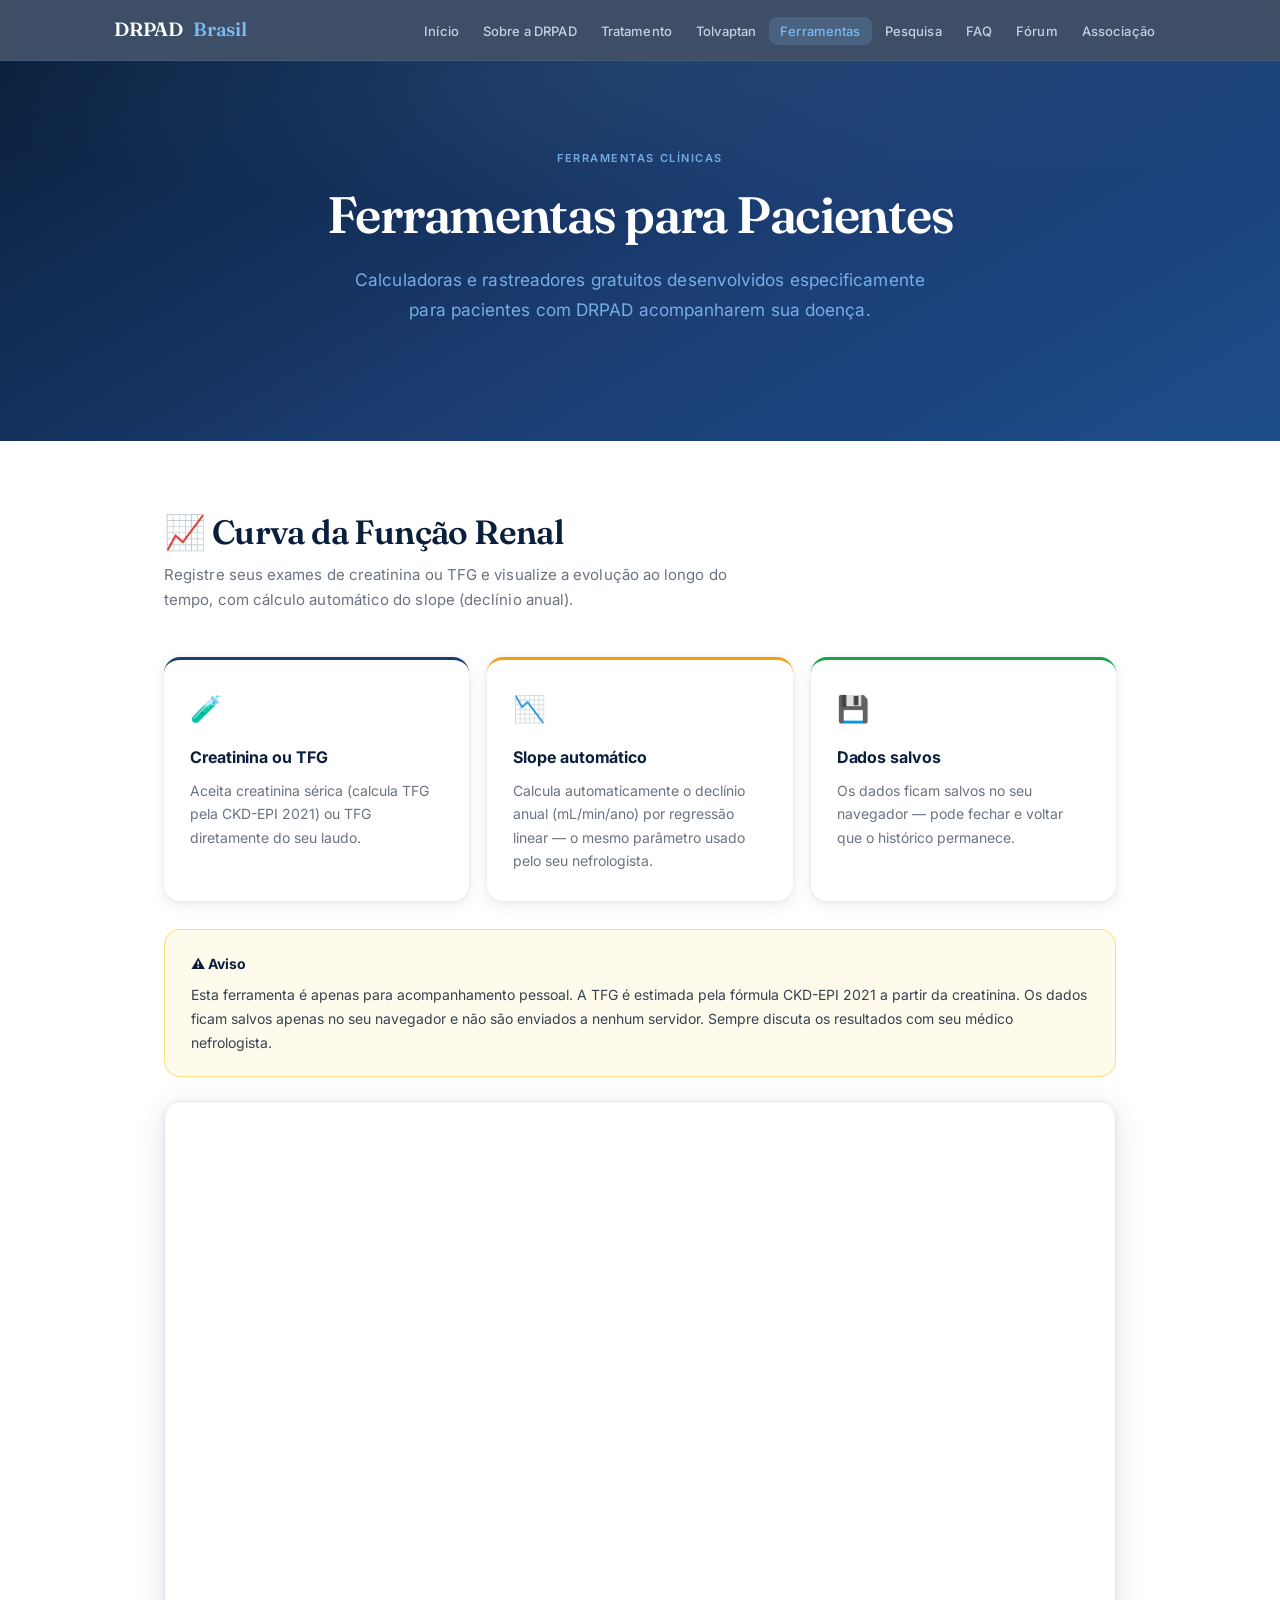
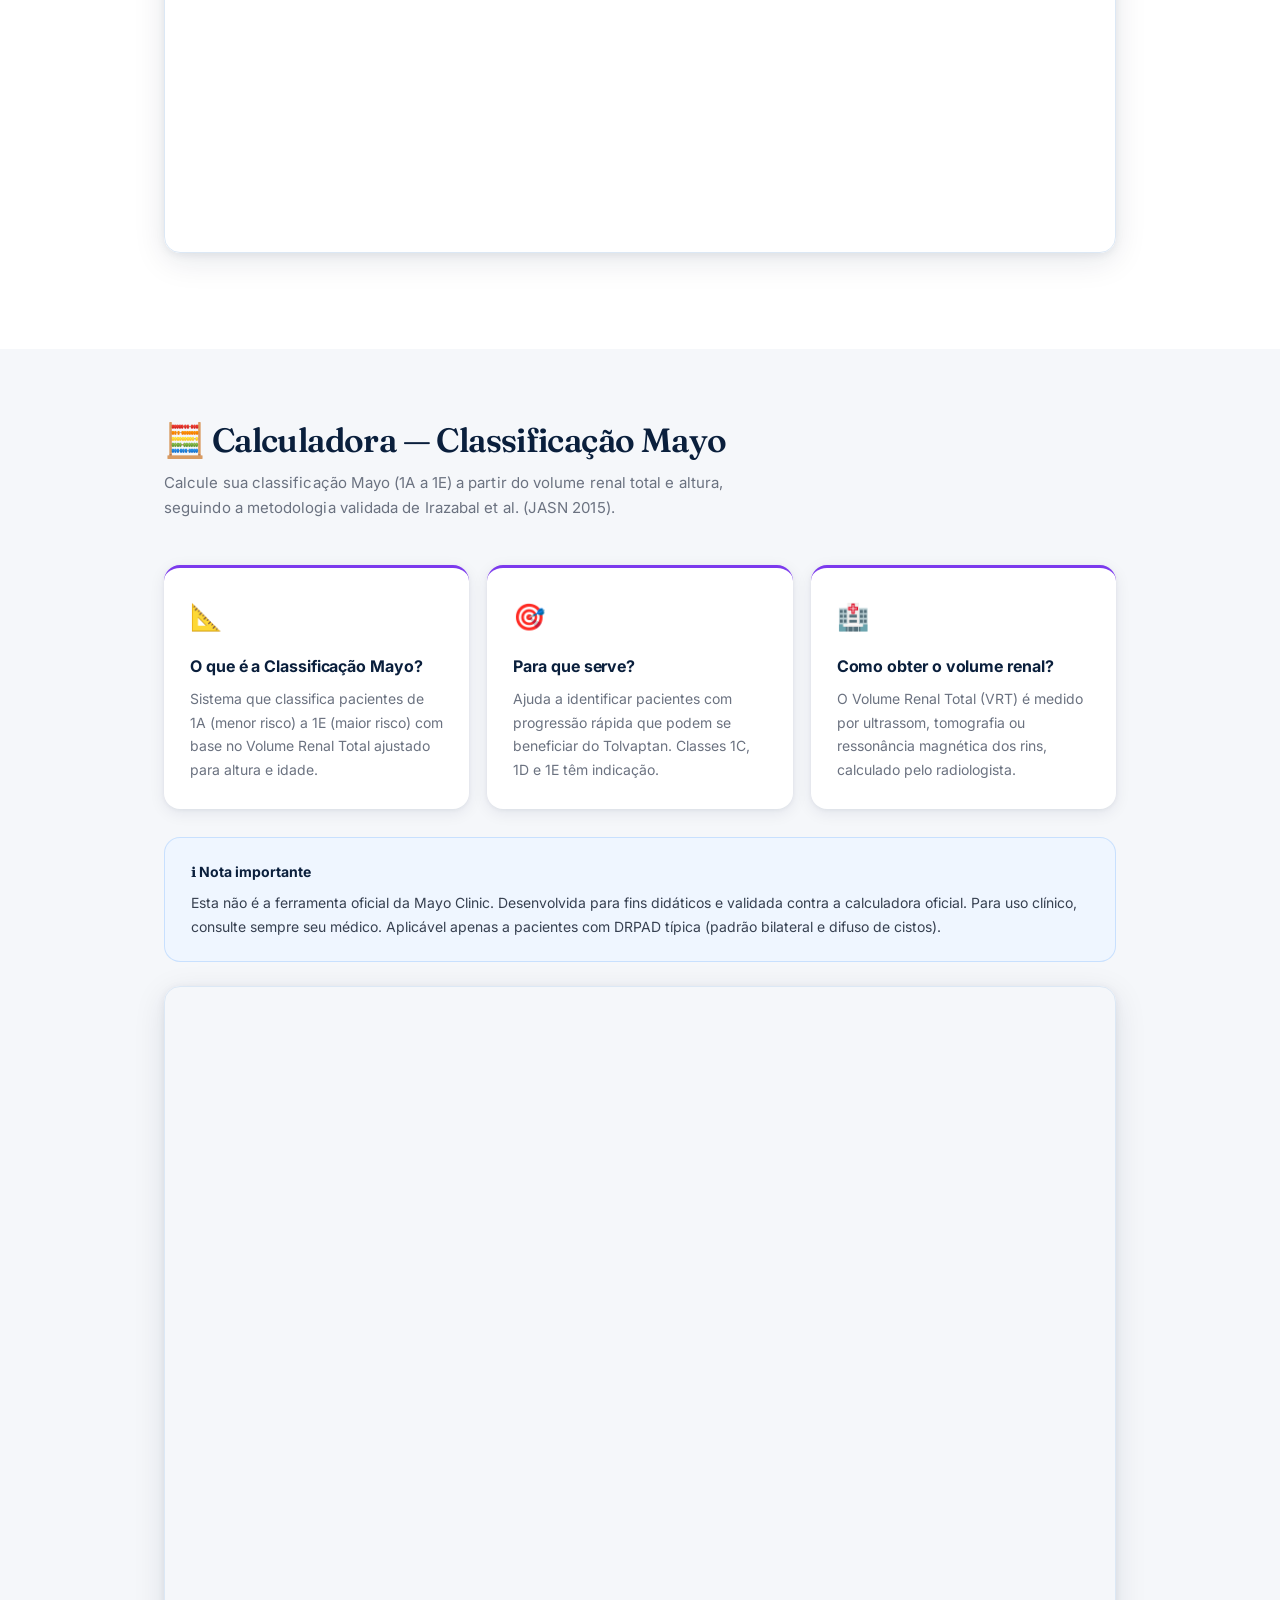
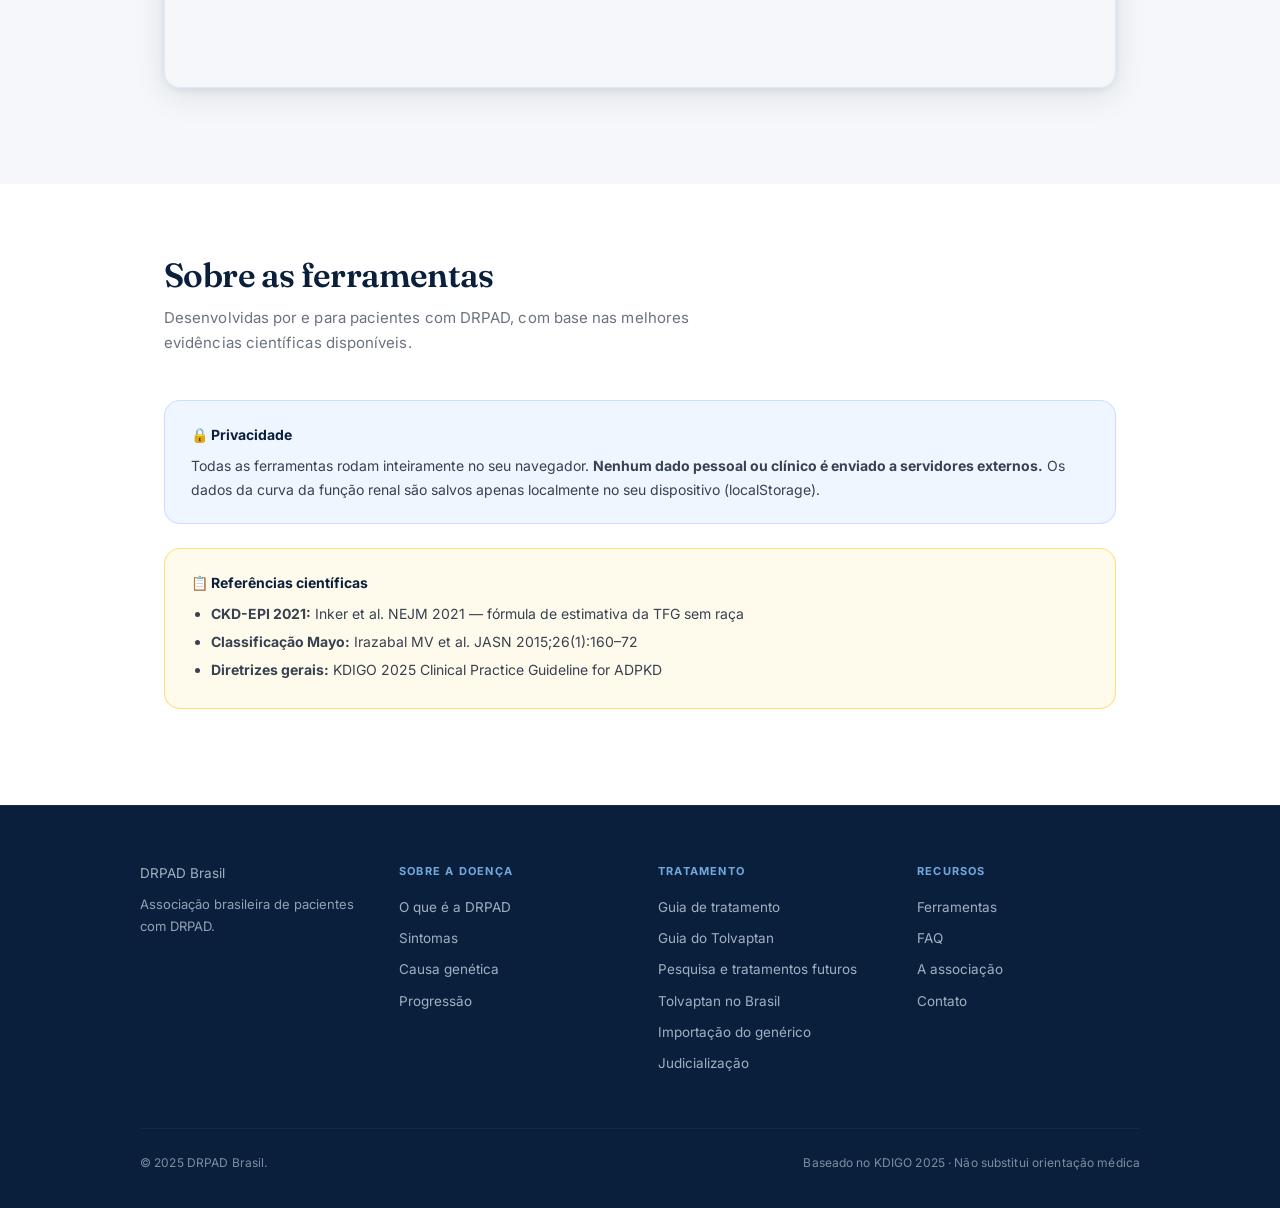
<file: ferramentas.html>
<!DOCTYPE html>
<html lang="pt-BR">
<head>
  <meta charset="UTF-8">
  <link rel="icon" href="data:image/svg+xml,<svg xmlns='http://www.w3.org/2000/svg' viewBox='0 0 100 100'><text y='.9em' font-size='90'>❤️</text></svg>">
  <link rel="icon" href="data:image/svg+xml,<svg xmlns='http://www.w3.org/2000/svg' viewBox='0 0 100 100'><text y='.9em' font-size='90'>❤️</text></svg>">
  <meta name="viewport" content="width=device-width, initial-scale=1.0">
  <title>Ferramentas para Pacientes | DRPAD Brasil</title>
  <meta name="description" content="Ferramentas gratuitas para pacientes com DRPAD: curva da função renal (TFG) e calculadora de classificação Mayo.">
  <link rel="stylesheet" href="css/style.css">
</head>
<body>

<nav>
  <div class="nav-inner">
    <a href="index.html" class="nav-logo">DRPAD <span>Brasil</span></a>
    <button class="nav-toggle" aria-label="Menu"><span></span><span></span><span></span></button>
    <ul class="nav-links">
      <li><a href="index.html">Início</a></li>
      <li><a href="sobre.html">Sobre a DRPAD</a></li>
      <li><a href="tratamento.html">Tratamento</a></li>
      <li><a href="guia-tolvaptan.html">Tolvaptan</a></li>
      <li><a href="ferramentas.html">Ferramentas</a></li>
      <li><a href="pesquisa.html">Pesquisa</a></li>
      <li><a href="faq.html">FAQ</a></li>
      <li><a href="forum.html">Fórum</a></li>
      <li><a href="associacao.html">Associação</a></li>
    </ul>
  </div>
</nav>

<section class="hero">
  <div class="hero-eyebrow">Ferramentas Clínicas</div>
  <h1>Ferramentas para Pacientes</h1>
  <p>Calculadoras e rastreadores gratuitos desenvolvidos especificamente para pacientes com DRPAD acompanharem sua doença.</p>
</section>

<!-- Curva TFG -->
<section class="section section-alt" id="curva-tfg">
  <div class="container">
    <div class="section-title">📈 Curva da Função Renal</div>
    <p class="section-sub">Registre seus exames de creatinina ou TFG e visualize a evolução ao longo do tempo, com cálculo automático do slope (declínio anual).</p>

    <div class="cards cards-3" style="margin-bottom: 28px;">
      <div class="card" style="border-top-color: #1a3f6f;">
        <div class="card-icon">🧪</div>
        <h3>Creatinina ou TFG</h3>
        <p>Aceita creatinina sérica (calcula TFG pela CKD-EPI 2021) ou TFG diretamente do seu laudo.</p>
      </div>
      <div class="card" style="border-top-color: #f59e0b;">
        <div class="card-icon">📉</div>
        <h3>Slope automático</h3>
        <p>Calcula automaticamente o declínio anual (mL/min/ano) por regressão linear — o mesmo parâmetro usado pelo seu nefrologista.</p>
      </div>
      <div class="card" style="border-top-color: #16a34a;">
        <div class="card-icon">💾</div>
        <h3>Dados salvos</h3>
        <p>Os dados ficam salvos no seu navegador — pode fechar e voltar que o histórico permanece.</p>
      </div>
    </div>

    <div class="info-box warning" style="margin-bottom: 20px;">
      <h4>⚠️ Aviso</h4>
      <p>Esta ferramenta é apenas para acompanhamento pessoal. A TFG é estimada pela fórmula CKD-EPI 2021 a partir da creatinina. Os dados ficam salvos apenas no seu navegador e não são enviados a nenhum servidor. Sempre discuta os resultados com seu médico nefrologista.</p>
    </div>

    <div class="iframe-wrap">
      <iframe
        src="https://curvafuncaorenal.netlify.app/"
        height="750"
        title="Curva da Função Renal — DRPAD Brasil"
        loading="lazy">
      </iframe>
    </div>
  </div>
</section>

<!-- Calculadora Mayo -->
<section class="section" id="calculadora-mayo">
  <div class="container">
    <div class="section-title">🧮 Calculadora — Classificação Mayo</div>
    <p class="section-sub">Calcule sua classificação Mayo (1A a 1E) a partir do volume renal total e altura, seguindo a metodologia validada de Irazabal et al. (JASN 2015).</p>

    <div class="cards cards-3" style="margin-bottom: 28px;">
      <div class="card" style="border-top-color: #7c3aed;">
        <div class="card-icon">📐</div>
        <h3>O que é a Classificação Mayo?</h3>
        <p>Sistema que classifica pacientes de 1A (menor risco) a 1E (maior risco) com base no Volume Renal Total ajustado para altura e idade.</p>
      </div>
      <div class="card" style="border-top-color: #7c3aed;">
        <div class="card-icon">🎯</div>
        <h3>Para que serve?</h3>
        <p>Ajuda a identificar pacientes com progressão rápida que podem se beneficiar do Tolvaptan. Classes 1C, 1D e 1E têm indicação.</p>
      </div>
      <div class="card" style="border-top-color: #7c3aed;">
        <div class="card-icon">🏥</div>
        <h3>Como obter o volume renal?</h3>
        <p>O Volume Renal Total (VRT) é medido por ultrassom, tomografia ou ressonância magnética dos rins, calculado pelo radiologista.</p>
      </div>
    </div>

    <div class="info-box" style="margin-bottom: 20px;">
      <h4>ℹ️ Nota importante</h4>
      <p>Esta não é a ferramenta oficial da Mayo Clinic. Desenvolvida para fins didáticos e validada contra a calculadora oficial. Para uso clínico, consulte sempre seu médico. Aplicável apenas a pacientes com DRPAD típica (padrão bilateral e difuso de cistos).</p>
    </div>

    <div class="iframe-wrap">
      <iframe
        src="https://calculadora-drpad-mayo.netlify.app/"
        height="700"
        title="Calculadora Mayo — Classificação DRPAD"
        loading="lazy">
      </iframe>
    </div>
  </div>
</section>

<!-- Sobre as ferramentas -->
<section class="section section-alt">
  <div class="container">
    <div class="section-title">Sobre as ferramentas</div>
    <p class="section-sub">Desenvolvidas por e para pacientes com DRPAD, com base nas melhores evidências científicas disponíveis.</p>
    <div class="info-box">
      <h4>🔒 Privacidade</h4>
      <p>Todas as ferramentas rodam inteiramente no seu navegador. <strong>Nenhum dado pessoal ou clínico é enviado a servidores externos.</strong> Os dados da curva da função renal são salvos apenas localmente no seu dispositivo (localStorage).</p>
    </div>
    <div class="info-box warning" style="margin-top: 16px;">
      <h4>📋 Referências científicas</h4>
      <ul>
        <li><strong>CKD-EPI 2021:</strong> Inker et al. NEJM 2021 — fórmula de estimativa da TFG sem raça</li>
        <li><strong>Classificação Mayo:</strong> Irazabal MV et al. JASN 2015;26(1):160–72</li>
        <li><strong>Diretrizes gerais:</strong> KDIGO 2025 Clinical Practice Guideline for ADPKD</li>
      </ul>
    </div>
  </div>
</section>

<footer>
  <div class="footer-inner">
    <div class="footer-col">
      <a href="index.html" class="footer-logo">DRPAD <span>Brasil</span></a>
      <p>Associação brasileira de pacientes com DRPAD.</p>
    </div>
    <div class="footer-col">
      <h4>Sobre a Doença</h4>
      <a href="sobre.html">O que é a DRPAD</a>
      <a href="sobre.html#sintomas">Sintomas</a>
      <a href="sobre.html#genetica">Causa genética</a>
      <a href="sobre.html#progressao">Progressão</a>
    </div>
    <div class="footer-col">
      <h4>Tratamento</h4>
      <a href="tratamento.html">Guia de tratamento</a>
      <a href="guia-tolvaptan.html">Guia do Tolvaptan</a>
      <a href="pesquisa.html">Pesquisa e tratamentos futuros</a>
      <a href="tratamento.html#tolvaptan">Tolvaptan no Brasil</a>
      <a href="tratamento.html#importacao">Importação do genérico</a>
      <a href="tratamento.html#judicializacao">Judicialização</a>
    </div>
    <div class="footer-col">
      <h4>Recursos</h4>
      <a href="ferramentas.html">Ferramentas</a>
      <a href="faq.html">FAQ</a>
      <a href="associacao.html">A associação</a>
      <a href="associacao.html#contato">Contato</a>
    </div>
  </div>
  <div class="footer-bottom">
    <span>© 2025 DRPAD Brasil.</span>
    <span>Baseado no KDIGO 2025 · Não substitui orientação médica</span>
  </div>
</footer>

<script src="js/main.js"></script>
</body>
</html>
</file>
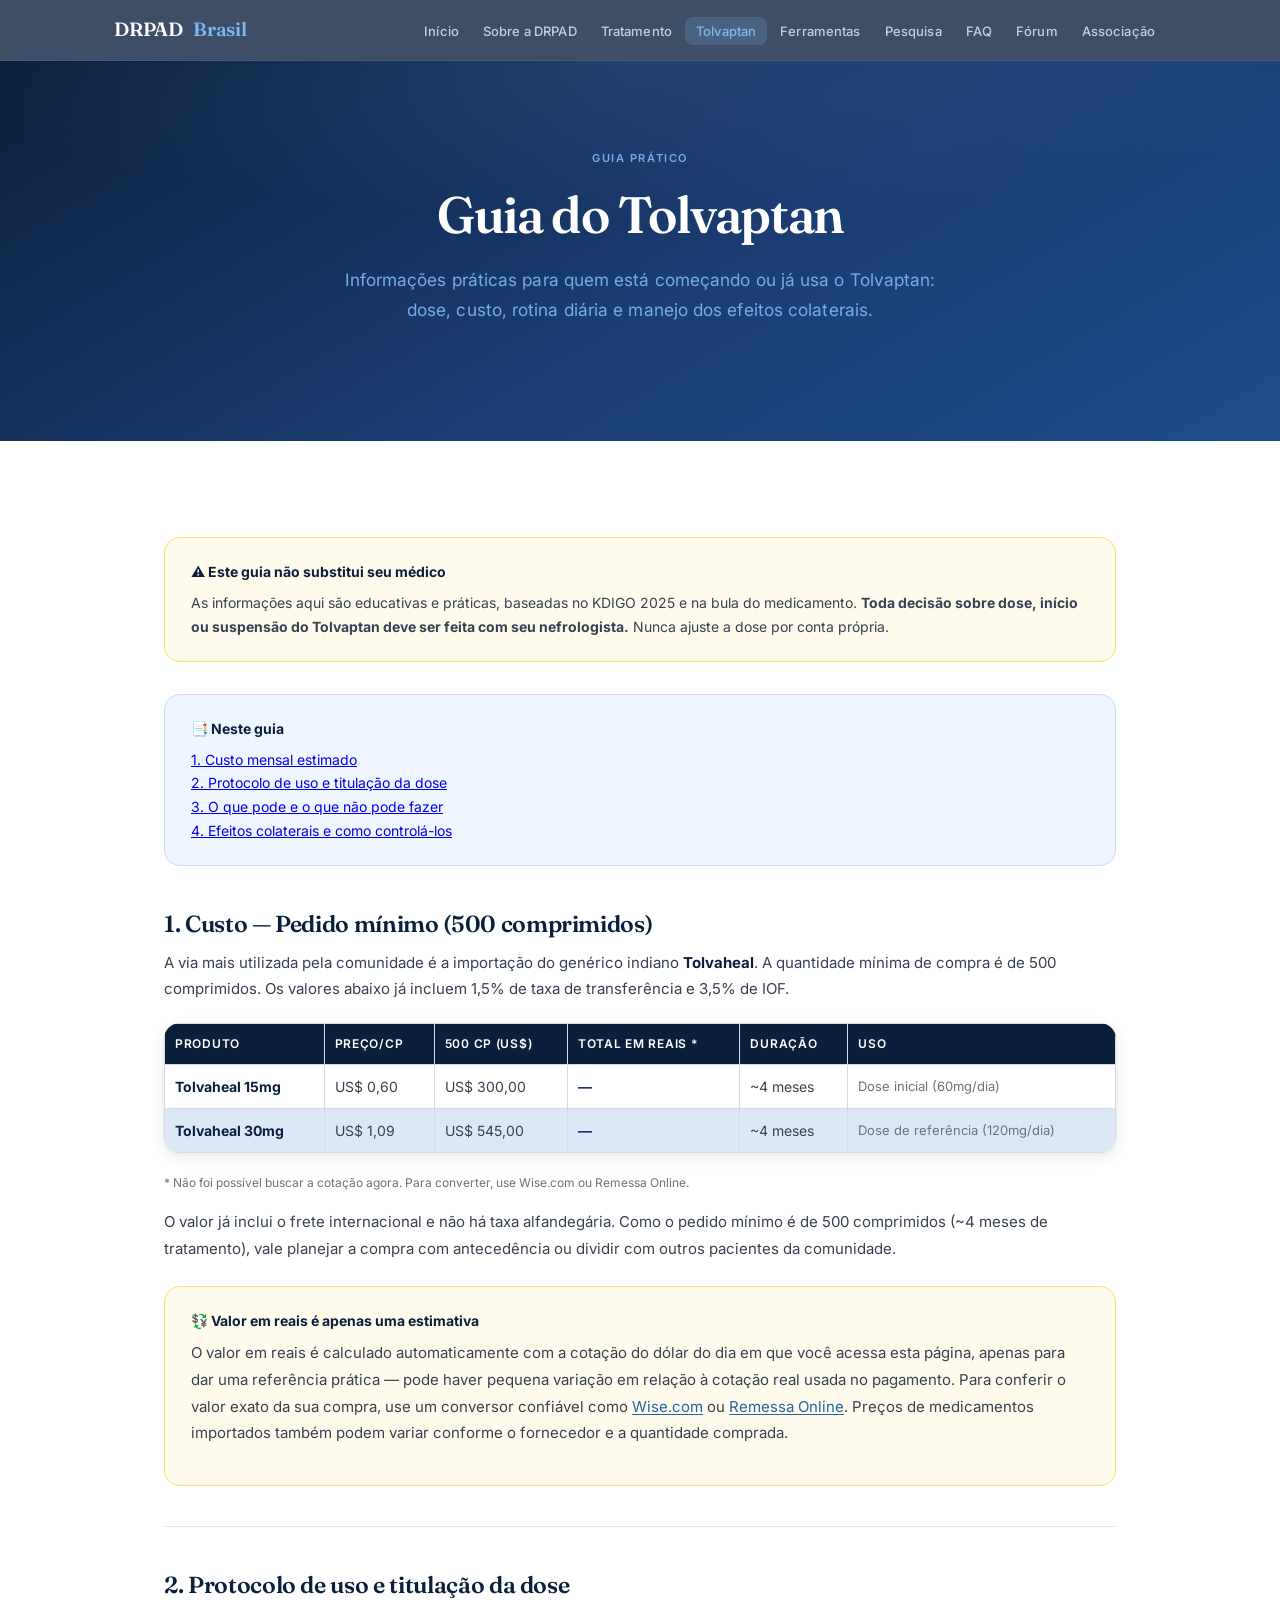
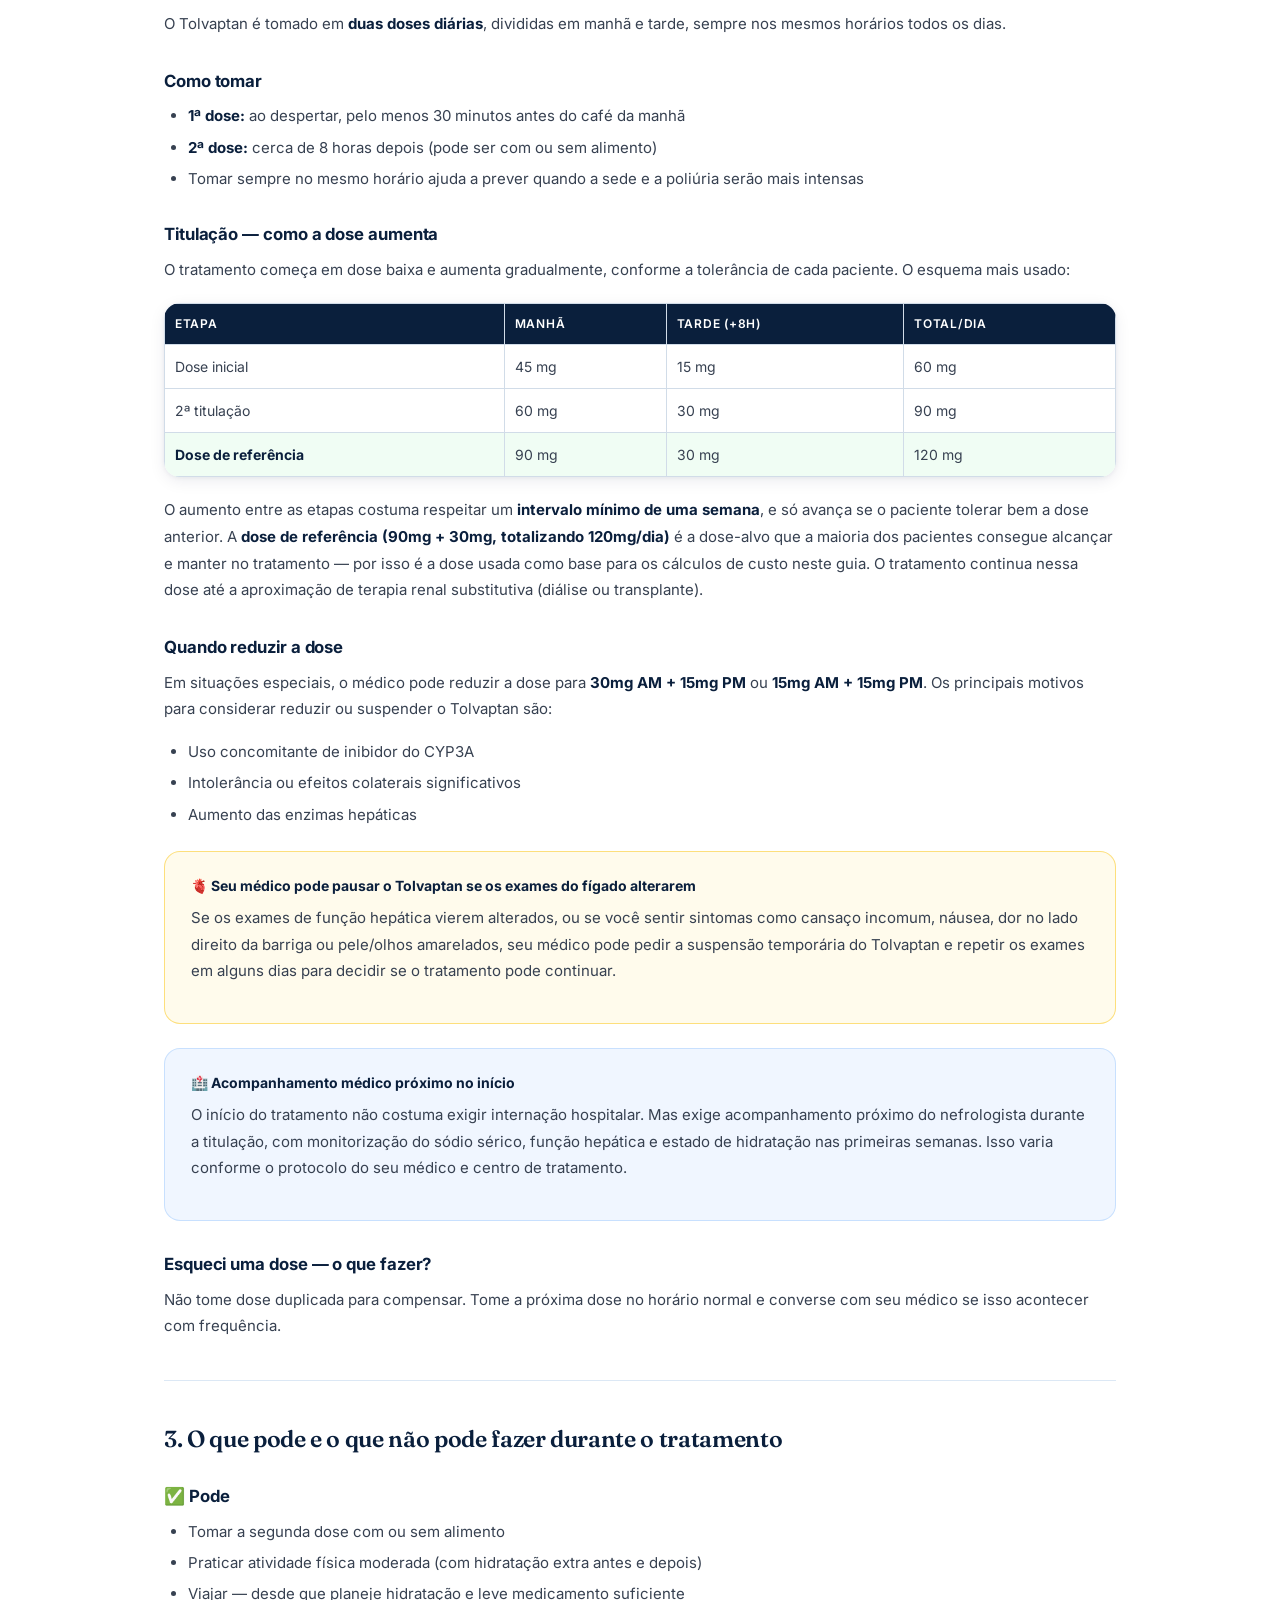
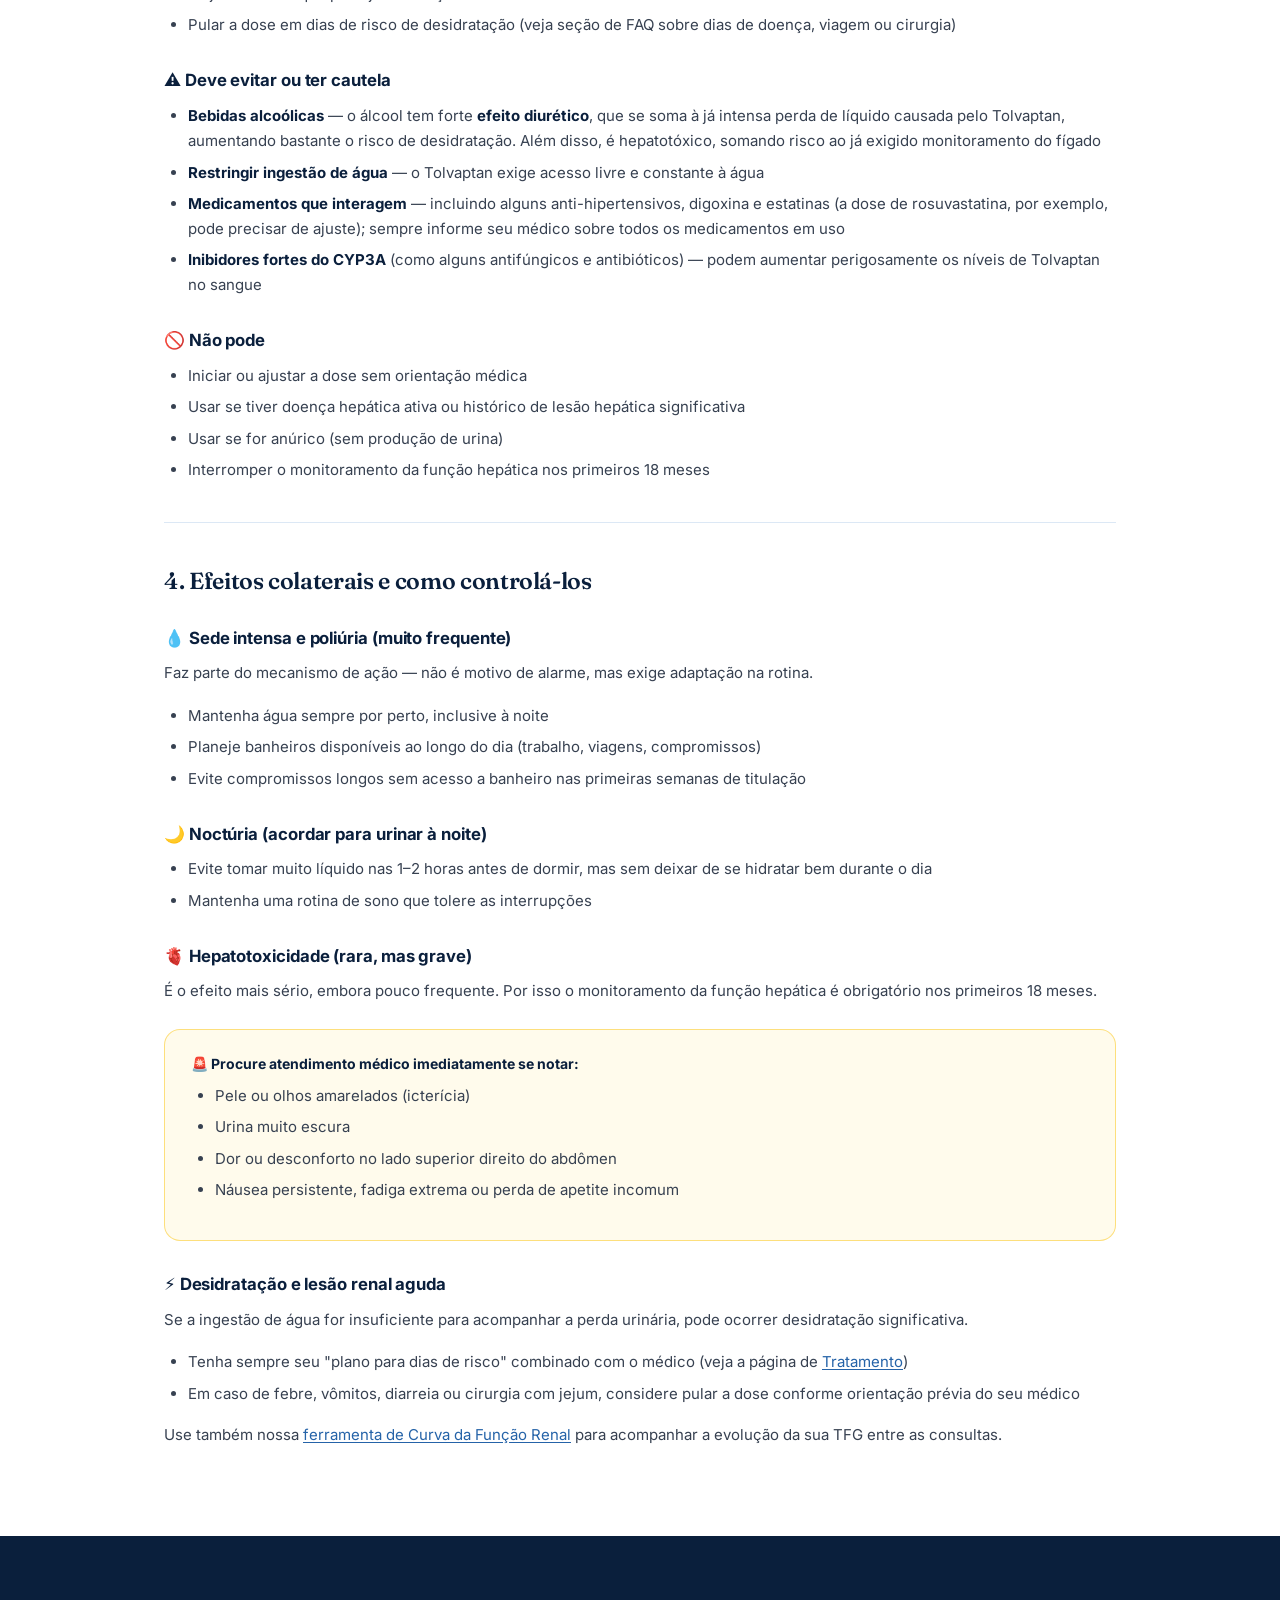
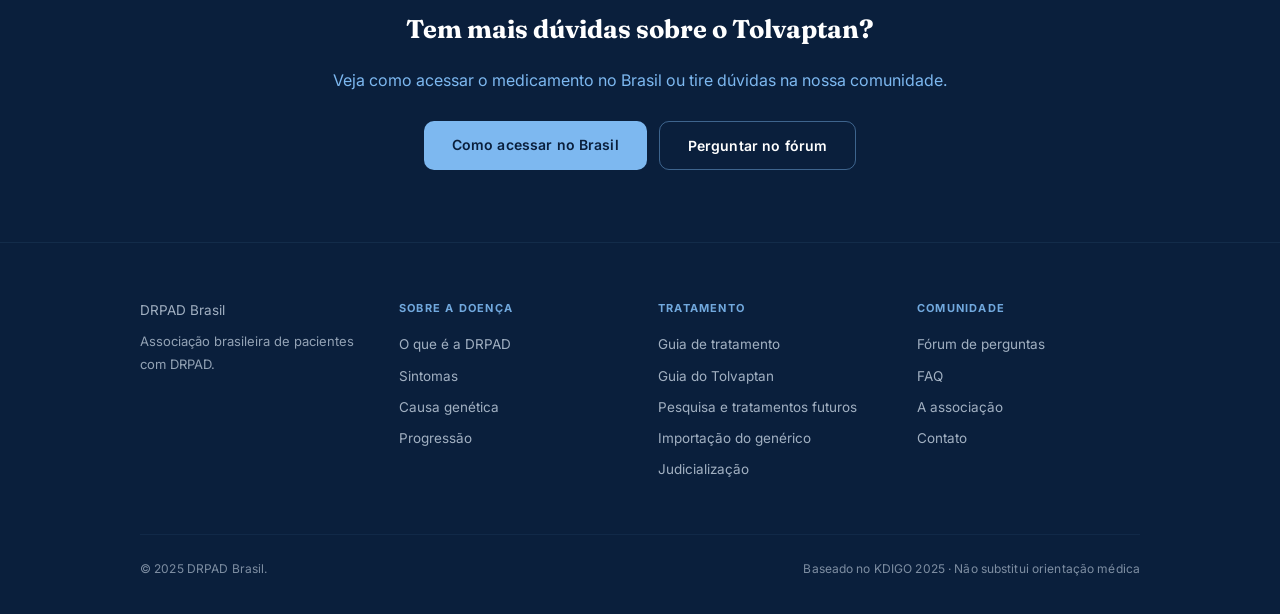
<file: guia-tolvaptan.html>
<!DOCTYPE html>
<html lang="pt-BR">
<head>
  <link rel="icon" href="data:image/svg+xml,<svg xmlns='http://www.w3.org/2000/svg' viewBox='0 0 100 100'><text y='.9em' font-size='90'>❤️</text></svg>">
  <meta charset="UTF-8">
  <meta name="viewport" content="width=device-width, initial-scale=1.0">
  <title>Guia Prático do Tolvaptan | DRPAD Brasil</title>
  <meta name="description" content="Guia prático para quem vai começar ou já usa Tolvaptan: protocolo de dose, custo da importação, o que pode e não pode fazer, e como controlar os efeitos colaterais.">
  <link rel="stylesheet" href="css/style.css">
</head>
<body>

<nav>
  <div class="nav-inner">
    <a href="index.html" class="nav-logo">DRPAD <span>Brasil</span></a>
    <button class="nav-toggle" aria-label="Menu"><span></span><span></span><span></span></button>
    <ul class="nav-links">
      <li><a href="index.html">Início</a></li>
      <li><a href="sobre.html">Sobre a DRPAD</a></li>
      <li><a href="tratamento.html">Tratamento</a></li>
      <li><a href="guia-tolvaptan.html">Tolvaptan</a></li>
      <li><a href="ferramentas.html">Ferramentas</a></li>
      <li><a href="pesquisa.html">Pesquisa</a></li>
      <li><a href="faq.html">FAQ</a></li>
      <li><a href="forum.html">Fórum</a></li>
      <li><a href="associacao.html">Associação</a></li>
    </ul>
  </div>
</nav>

<section class="hero">
  <div class="hero-eyebrow">Guia Prático</div>
  <h1>Guia do Tolvaptan</h1>
  <p>Informações práticas para quem está começando ou já usa o Tolvaptan: dose, custo, rotina diária e manejo dos efeitos colaterais.</p>
</section>

<section class="section section-alt">
  <div class="container">

    <div class="info-box warning" style="margin-bottom: 32px;">
      <h4>⚠️ Este guia não substitui seu médico</h4>
      <p>As informações aqui são educativas e práticas, baseadas no KDIGO 2025 e na bula do medicamento. <strong>Toda decisão sobre dose, início ou suspensão do Tolvaptan deve ser feita com seu nefrologista.</strong> Nunca ajuste a dose por conta própria.</p>
    </div>

    <!-- Índice rápido -->
    <div class="info-box" style="margin-bottom: 40px;">
      <h4>📑 Neste guia</h4>
      <p>
        <a href="#custo">1. Custo mensal estimado</a><br>
        <a href="#protocolo">2. Protocolo de uso e titulação da dose</a><br>
        <a href="#pode">3. O que pode e o que não pode fazer</a><br>
        <a href="#efeitos">4. Efeitos colaterais e como controlá-los</a>
      </p>
    </div>

    <div class="prose">

      <h2 id="custo">1. Custo — Pedido mínimo (500 comprimidos)</h2>
      <p>A via mais utilizada pela comunidade é a importação do genérico indiano <strong>Tolvaheal</strong>. A quantidade mínima de compra é de 500 comprimidos. Os valores abaixo já incluem 1,5% de taxa de transferência e 3,5% de IOF.</p>

      <table style="width:100%; border-collapse: collapse; margin: 20px 0; font-size: 14px;">
        <thead>
          <tr style="background: var(--light);">
            <th style="padding: 10px; text-align: left; border: 1px solid #d1dce8;">Produto</th>
            <th style="padding: 10px; text-align: left; border: 1px solid #d1dce8;">Preço/cp</th>
            <th style="padding: 10px; text-align: left; border: 1px solid #d1dce8;">500 cp (US$)</th>
            <th style="padding: 10px; text-align: left; border: 1px solid #d1dce8;">Total em reais *</th>
            <th style="padding: 10px; text-align: left; border: 1px solid #d1dce8;">Duração</th>
            <th style="padding: 10px; text-align: left; border: 1px solid #d1dce8;">Uso</th>
          </tr>
        </thead>
        <tbody>
          <tr>
            <td style="padding: 10px; border: 1px solid #d1dce8;"><strong>Tolvaheal 15mg</strong></td>
            <td style="padding: 10px; border: 1px solid #d1dce8;">US$ 0,60</td>
            <td style="padding: 10px; border: 1px solid #d1dce8;">US$ 300,00</td>
            <td style="padding: 10px; border: 1px solid #d1dce8; font-weight:700; color: var(--blue);" id="brl-15">Calculando...</td>
            <td style="padding: 10px; border: 1px solid #d1dce8;">~4 meses</td>
            <td style="padding: 10px; border: 1px solid #d1dce8; font-size: 13px; color: var(--muted);">Dose inicial (60mg/dia)</td>
          </tr>
          <tr style="background: var(--light);">
            <td style="padding: 10px; border: 1px solid #d1dce8;"><strong>Tolvaheal 30mg</strong></td>
            <td style="padding: 10px; border: 1px solid #d1dce8;">US$ 1,09</td>
            <td style="padding: 10px; border: 1px solid #d1dce8;">US$ 545,00</td>
            <td style="padding: 10px; border: 1px solid #d1dce8; font-weight:700; color: var(--blue);" id="brl-30">Calculando...</td>
            <td style="padding: 10px; border: 1px solid #d1dce8;">~4 meses</td>
            <td style="padding: 10px; border: 1px solid #d1dce8; font-size: 13px; color: var(--muted);">Dose de referência (120mg/dia)</td>
          </tr>
        </tbody>
      </table>

      <div id="cambio-info" style="font-size: 12px; color: var(--muted); margin-bottom: 16px;"></div>

      <script>
        (function() {
          const elInfo = document.getElementById('cambio-info');
          const el15 = document.getElementById('brl-15');
          const el30 = document.getElementById('brl-30');
          const fator = 1.015 * 1.035; // 1,5% transferência + 3,5% IOF

          fetch('https://economia.awesomeapi.com.br/last/USD-BRL')
            .then(res => res.json())
            .then(data => {
              const cotacao = parseFloat(data.USDBRL.bid);
              const r15 = (300.00 * fator * cotacao).toLocaleString('pt-BR', { minimumFractionDigits: 2, maximumFractionDigits: 2 });
              const r30 = (545.00 * fator * cotacao).toLocaleString('pt-BR', { minimumFractionDigits: 2, maximumFractionDigits: 2 });
              const dataHora = new Date(data.USDBRL.create_date.replace(' ', 'T')).toLocaleString('pt-BR', { day: '2-digit', month: '2-digit', year: 'numeric', hour: '2-digit', minute: '2-digit' });
              el15.textContent = `≈ R$ ${r15}`;
              el30.textContent = `≈ R$ ${r30}`;
              elInfo.innerHTML = `* Valor estimado com câmbio de hoje (US$ 1 = R$ ${cotacao.toFixed(2).replace('.', ',')}, atualizado em ${dataHora}), incluindo 1,5% de taxa de transferência e 3,5% de IOF. Para confirmar, use <a href="https://wise.com" target="_blank">Wise.com</a> ou <a href="https://www.remessaonline.com.br/" target="_blank">Remessa Online</a>.`;
            })
            .catch(() => {
              el15.textContent = '—';
              el30.textContent = '—';
              elInfo.textContent = '* Não foi possível buscar a cotação agora. Para converter, use Wise.com ou Remessa Online.';
            });
        })();
      </script>

      <p>O valor já inclui o frete internacional e não há taxa alfandegária. Como o pedido mínimo é de 500 comprimidos (~4 meses de tratamento), vale planejar a compra com antecedência ou dividir com outros pacientes da comunidade.</p>

      <div class="info-box warning">
        <h4>💱 Valor em reais é apenas uma estimativa</h4>
        <p>O valor em reais é calculado automaticamente com a cotação do dólar do dia em que você acessa esta página, apenas para dar uma referência prática — pode haver pequena variação em relação à cotação real usada no pagamento. Para conferir o valor exato da sua compra, use um conversor confiável como <a href="https://wise.com" target="_blank" rel="noopener">Wise.com</a> ou <a href="https://www.remessaonline.com.br/" target="_blank" rel="noopener">Remessa Online</a>. Preços de medicamentos importados também podem variar conforme o fornecedor e a quantidade comprada.</p>
      </div>

      <hr style="margin: 40px 0; border: none; border-top: 1px solid var(--light);">

      <h2 id="protocolo">2. Protocolo de uso e titulação da dose</h2>
      <p>O Tolvaptan é tomado em <strong>duas doses diárias</strong>, divididas em manhã e tarde, sempre nos mesmos horários todos os dias.</p>

      <h3>Como tomar</h3>
      <ul>
        <li><strong>1ª dose:</strong> ao despertar, pelo menos 30 minutos antes do café da manhã</li>
        <li><strong>2ª dose:</strong> cerca de 8 horas depois (pode ser com ou sem alimento)</li>
        <li>Tomar sempre no mesmo horário ajuda a prever quando a sede e a poliúria serão mais intensas</li>
      </ul>

      <h3>Titulação — como a dose aumenta</h3>
      <p>O tratamento começa em dose baixa e aumenta gradualmente, conforme a tolerância de cada paciente. O esquema mais usado:</p>

      <table style="width:100%; border-collapse: collapse; margin: 20px 0; font-size: 14px;">
        <thead>
          <tr style="background: var(--light);">
            <th style="padding: 10px; text-align: left; border: 1px solid #d1dce8;">Etapa</th>
            <th style="padding: 10px; text-align: left; border: 1px solid #d1dce8;">Manhã</th>
            <th style="padding: 10px; text-align: left; border: 1px solid #d1dce8;">Tarde (+8h)</th>
            <th style="padding: 10px; text-align: left; border: 1px solid #d1dce8;">Total/dia</th>
          </tr>
        </thead>
        <tbody>
          <tr>
            <td style="padding: 10px; border: 1px solid #d1dce8;">Dose inicial</td>
            <td style="padding: 10px; border: 1px solid #d1dce8;">45 mg</td>
            <td style="padding: 10px; border: 1px solid #d1dce8;">15 mg</td>
            <td style="padding: 10px; border: 1px solid #d1dce8;">60 mg</td>
          </tr>
          <tr>
            <td style="padding: 10px; border: 1px solid #d1dce8;">2ª titulação</td>
            <td style="padding: 10px; border: 1px solid #d1dce8;">60 mg</td>
            <td style="padding: 10px; border: 1px solid #d1dce8;">30 mg</td>
            <td style="padding: 10px; border: 1px solid #d1dce8;">90 mg</td>
          </tr>
          <tr style="background:#f0fdf4;">
            <td style="padding: 10px; border: 1px solid #d1dce8;"><strong>Dose de referência</strong></td>
            <td style="padding: 10px; border: 1px solid #d1dce8;">90 mg</td>
            <td style="padding: 10px; border: 1px solid #d1dce8;">30 mg</td>
            <td style="padding: 10px; border: 1px solid #d1dce8;">120 mg</td>
          </tr>
        </tbody>
      </table>

      <p>O aumento entre as etapas costuma respeitar um <strong>intervalo mínimo de uma semana</strong>, e só avança se o paciente tolerar bem a dose anterior. A <strong>dose de referência (90mg + 30mg, totalizando 120mg/dia)</strong> é a dose-alvo que a maioria dos pacientes consegue alcançar e manter no tratamento — por isso é a dose usada como base para os cálculos de custo neste guia. O tratamento continua nessa dose até a aproximação de terapia renal substitutiva (diálise ou transplante).</p>

      <h3>Quando reduzir a dose</h3>
      <p>Em situações especiais, o médico pode reduzir a dose para <strong>30mg AM + 15mg PM</strong> ou <strong>15mg AM + 15mg PM</strong>. Os principais motivos para considerar reduzir ou suspender o Tolvaptan são:</p>
      <ul>
        <li>Uso concomitante de inibidor do CYP3A</li>
        <li>Intolerância ou efeitos colaterais significativos</li>
        <li>Aumento das enzimas hepáticas</li>
      </ul>

      <div class="info-box warning">
        <h4>🫀 Seu médico pode pausar o Tolvaptan se os exames do fígado alterarem</h4>
        <p>Se os exames de função hepática vierem alterados, ou se você sentir sintomas como cansaço incomum, náusea, dor no lado direito da barriga ou pele/olhos amarelados, seu médico pode pedir a suspensão temporária do Tolvaptan e repetir os exames em alguns dias para decidir se o tratamento pode continuar.</p>
      </div>

      <div class="info-box">
        <h4>🏥 Acompanhamento médico próximo no início</h4>
        <p>O início do tratamento não costuma exigir internação hospitalar. Mas exige acompanhamento próximo do nefrologista durante a titulação, com monitorização do sódio sérico, função hepática e estado de hidratação nas primeiras semanas. Isso varia conforme o protocolo do seu médico e centro de tratamento.</p>
      </div>

      <h3>Esqueci uma dose — o que fazer?</h3>
      <p>Não tome dose duplicada para compensar. Tome a próxima dose no horário normal e converse com seu médico se isso acontecer com frequência.</p>

      <hr style="margin: 40px 0; border: none; border-top: 1px solid var(--light);">

      <h2 id="pode">3. O que pode e o que não pode fazer durante o tratamento</h2>

      <h3>✅ Pode</h3>
      <ul>
        <li>Tomar a segunda dose com ou sem alimento</li>
        <li>Praticar atividade física moderada (com hidratação extra antes e depois)</li>
        <li>Viajar — desde que planeje hidratação e leve medicamento suficiente</li>
        <li>Pular a dose em dias de risco de desidratação (veja seção de FAQ sobre dias de doença, viagem ou cirurgia)</li>
      </ul>

      <h3>⚠️ Deve evitar ou ter cautela</h3>
      <ul>
        <li><strong>Bebidas alcoólicas</strong> — o álcool tem forte <strong>efeito diurético</strong>, que se soma à já intensa perda de líquido causada pelo Tolvaptan, aumentando bastante o risco de desidratação. Além disso, é hepatotóxico, somando risco ao já exigido monitoramento do fígado</li>
        <li><strong>Restringir ingestão de água</strong> — o Tolvaptan exige acesso livre e constante à água</li>
        <li><strong>Medicamentos que interagem</strong> — incluindo alguns anti-hipertensivos, digoxina e estatinas (a dose de rosuvastatina, por exemplo, pode precisar de ajuste); sempre informe seu médico sobre todos os medicamentos em uso</li>
        <li><strong>Inibidores fortes do CYP3A</strong> (como alguns antifúngicos e antibióticos) — podem aumentar perigosamente os níveis de Tolvaptan no sangue</li>
      </ul>

      <h3>🚫 Não pode</h3>
      <ul>
        <li>Iniciar ou ajustar a dose sem orientação médica</li>
        <li>Usar se tiver doença hepática ativa ou histórico de lesão hepática significativa</li>
        <li>Usar se for anúrico (sem produção de urina)</li>
        <li>Interromper o monitoramento da função hepática nos primeiros 18 meses</li>
      </ul>

      <hr style="margin: 40px 0; border: none; border-top: 1px solid var(--light);">

      <h2 id="efeitos">4. Efeitos colaterais e como controlá-los</h2>

      <h3>💧 Sede intensa e poliúria (muito frequente)</h3>
      <p>Faz parte do mecanismo de ação — não é motivo de alarme, mas exige adaptação na rotina.</p>
      <ul>
        <li>Mantenha água sempre por perto, inclusive à noite</li>
        <li>Planeje banheiros disponíveis ao longo do dia (trabalho, viagens, compromissos)</li>
        <li>Evite compromissos longos sem acesso a banheiro nas primeiras semanas de titulação</li>
      </ul>

      <h3>🌙 Noctúria (acordar para urinar à noite)</h3>
      <ul>
        <li>Evite tomar muito líquido nas 1–2 horas antes de dormir, mas sem deixar de se hidratar bem durante o dia</li>
        <li>Mantenha uma rotina de sono que tolere as interrupções</li>
      </ul>

      <h3>🫀 Hepatotoxicidade (rara, mas grave)</h3>
      <p>É o efeito mais sério, embora pouco frequente. Por isso o monitoramento da função hepática é obrigatório nos primeiros 18 meses.</p>
      <div class="info-box warning">
        <h4>🚨 Procure atendimento médico imediatamente se notar:</h4>
        <ul>
          <li>Pele ou olhos amarelados (icterícia)</li>
          <li>Urina muito escura</li>
          <li>Dor ou desconforto no lado superior direito do abdômen</li>
          <li>Náusea persistente, fadiga extrema ou perda de apetite incomum</li>
        </ul>
      </div>

      <h3>⚡ Desidratação e lesão renal aguda</h3>
      <p>Se a ingestão de água for insuficiente para acompanhar a perda urinária, pode ocorrer desidratação significativa.</p>
      <ul>
        <li>Tenha sempre seu "plano para dias de risco" combinado com o médico (veja a página de <a href="tratamento.html">Tratamento</a>)</li>
        <li>Em caso de febre, vômitos, diarreia ou cirurgia com jejum, considere pular a dose conforme orientação prévia do seu médico</li>
      </ul>

      <p>Use também nossa <a href="ferramentas.html#curva-tfg">ferramenta de Curva da Função Renal</a> para acompanhar a evolução da sua TFG entre as consultas.</p>

    </div>
  </div>
</section>

<section class="section" style="background: var(--navy); color: white; text-align: center;">
  <div class="container">
    <h2 style="font-family:'Fraunces',serif; font-size:1.6rem; margin-bottom: 16px;">Tem mais dúvidas sobre o Tolvaptan?</h2>
    <p style="color: var(--sky); margin-bottom: 28px;">Veja como acessar o medicamento no Brasil ou tire dúvidas na nossa comunidade.</p>
    <div style="display:flex; gap:12px; justify-content:center; flex-wrap:wrap;">
      <a href="tratamento.html#brasil" class="btn btn-primary">Como acessar no Brasil</a>
      <a href="forum.html" class="btn btn-outline">Perguntar no fórum</a>
    </div>
  </div>
</section>

<footer>
  <div class="footer-inner">
    <div class="footer-col">
      <a href="index.html" class="footer-logo">DRPAD <span>Brasil</span></a>
      <p>Associação brasileira de pacientes com DRPAD.</p>
    </div>
    <div class="footer-col">
      <h4>Sobre a Doença</h4>
      <a href="sobre.html">O que é a DRPAD</a>
      <a href="sobre.html#sintomas">Sintomas</a>
      <a href="sobre.html#genetica">Causa genética</a>
      <a href="sobre.html#progressao">Progressão</a>
    </div>
    <div class="footer-col">
      <h4>Tratamento</h4>
      <a href="tratamento.html">Guia de tratamento</a>
      <a href="guia-tolvaptan.html">Guia do Tolvaptan</a>
      <a href="pesquisa.html">Pesquisa e tratamentos futuros</a>
      <a href="tratamento.html#importacao">Importação do genérico</a>
      <a href="tratamento.html#judicializacao">Judicialização</a>
    </div>
    <div class="footer-col">
      <h4>Comunidade</h4>
      <a href="forum.html">Fórum de perguntas</a>
      <a href="faq.html">FAQ</a>
      <a href="associacao.html">A associação</a>
      <a href="associacao.html#contato">Contato</a>
    </div>
  </div>
  <div class="footer-bottom">
    <span>© 2025 DRPAD Brasil.</span>
    <span>Baseado no KDIGO 2025 · Não substitui orientação médica</span>
  </div>
</footer>

<script src="js/main.js"></script>
</body>
</html>
</file>
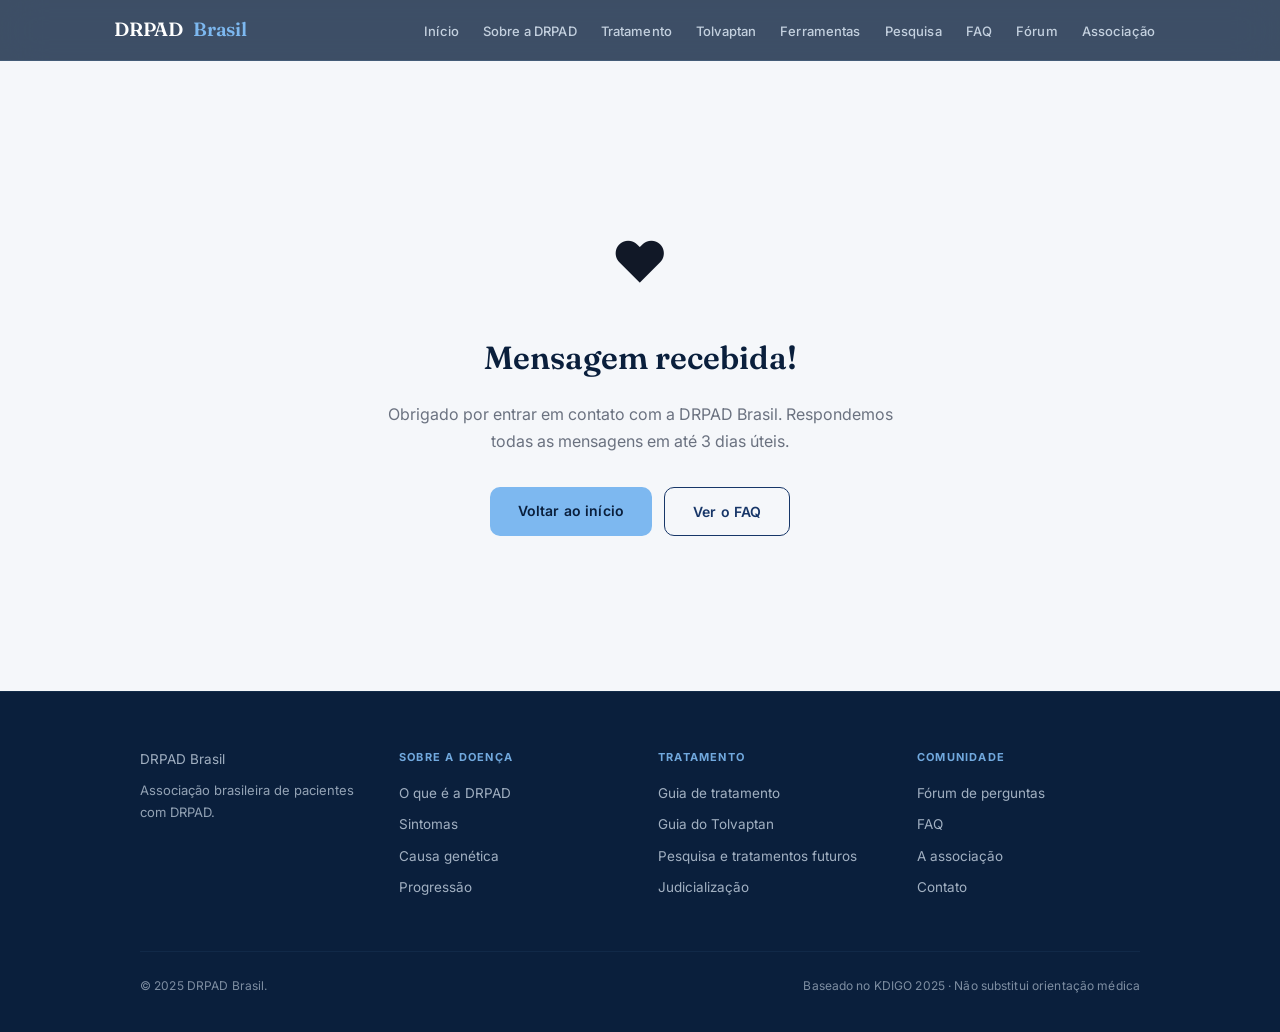
<file: obrigado.html>
<!DOCTYPE html>
<html lang="pt-BR">
<head>
  <link rel="icon" href="data:image/svg+xml,<svg xmlns='http://www.w3.org/2000/svg' viewBox='0 0 100 100'><text y='.9em' font-size='90'>❤️</text></svg>">
  <meta charset="UTF-8">
  <meta name="viewport" content="width=device-width, initial-scale=1.0">
  <title>Mensagem Recebida | DRPAD Brasil</title>
  <link rel="stylesheet" href="css/style.css">
</head>
<body>

<nav>
  <div class="nav-inner">
    <a href="index.html" class="nav-logo">DRPAD <span>Brasil</span></a>
    <button class="nav-toggle" aria-label="Menu"><span></span><span></span><span></span></button>
    <ul class="nav-links">
      <li><a href="index.html">Início</a></li>
      <li><a href="sobre.html">Sobre a DRPAD</a></li>
      <li><a href="tratamento.html">Tratamento</a></li>
      <li><a href="guia-tolvaptan.html">Tolvaptan</a></li>
      <li><a href="ferramentas.html">Ferramentas</a></li>
      <li><a href="pesquisa.html">Pesquisa</a></li>
      <li><a href="faq.html">FAQ</a></li>
      <li><a href="forum.html">Fórum</a></li>
      <li><a href="associacao.html">Associação</a></li>
    </ul>
  </div>
</nav>

<section style="min-height: 70vh; display: flex; align-items: center; justify-content: center; padding: 60px 24px; background: var(--bg);">
  <div style="text-align: center; max-width: 520px;">
    <div style="font-size: 56px; margin-bottom: 24px;">❤️</div>
    <h1 style="font-family: 'Fraunces', serif; font-size: 2rem; font-weight: 600; color: var(--navy); margin-bottom: 16px;">Mensagem recebida!</h1>
    <p style="font-size: 16px; color: var(--muted); line-height: 1.7; margin-bottom: 32px;">Obrigado por entrar em contato com a DRPAD Brasil. Respondemos todas as mensagens em até 3 dias úteis.</p>
    <div style="display: flex; gap: 12px; justify-content: center; flex-wrap: wrap;">
      <a href="index.html" class="btn btn-primary">Voltar ao início</a>
      <a href="faq.html" class="btn btn-outline" style="color: var(--blue); border-color: var(--blue);">Ver o FAQ</a>
    </div>
  </div>
</section>

<footer>
  <div class="footer-inner">
    <div class="footer-col">
      <a href="index.html" class="footer-logo">DRPAD <span>Brasil</span></a>
      <p>Associação brasileira de pacientes com DRPAD.</p>
    </div>
    <div class="footer-col">
      <h4>Sobre a Doença</h4>
      <a href="sobre.html">O que é a DRPAD</a>
      <a href="sobre.html#sintomas">Sintomas</a>
      <a href="sobre.html#genetica">Causa genética</a>
      <a href="sobre.html#progressao">Progressão</a>
    </div>
    <div class="footer-col">
      <h4>Tratamento</h4>
      <a href="tratamento.html">Guia de tratamento</a>
      <a href="guia-tolvaptan.html">Guia do Tolvaptan</a>
      <a href="pesquisa.html">Pesquisa e tratamentos futuros</a>
      <a href="tratamento.html#judicializacao">Judicialização</a>
    </div>
    <div class="footer-col">
      <h4>Comunidade</h4>
      <a href="forum.html">Fórum de perguntas</a>
      <a href="faq.html">FAQ</a>
      <a href="associacao.html">A associação</a>
      <a href="associacao.html#contato">Contato</a>
    </div>
  </div>
  <div class="footer-bottom">
    <span>© 2025 DRPAD Brasil.</span>
    <span>Baseado no KDIGO 2025 · Não substitui orientação médica</span>
  </div>
</footer>

<script src="js/main.js"></script>
</body>
</html>
</file>
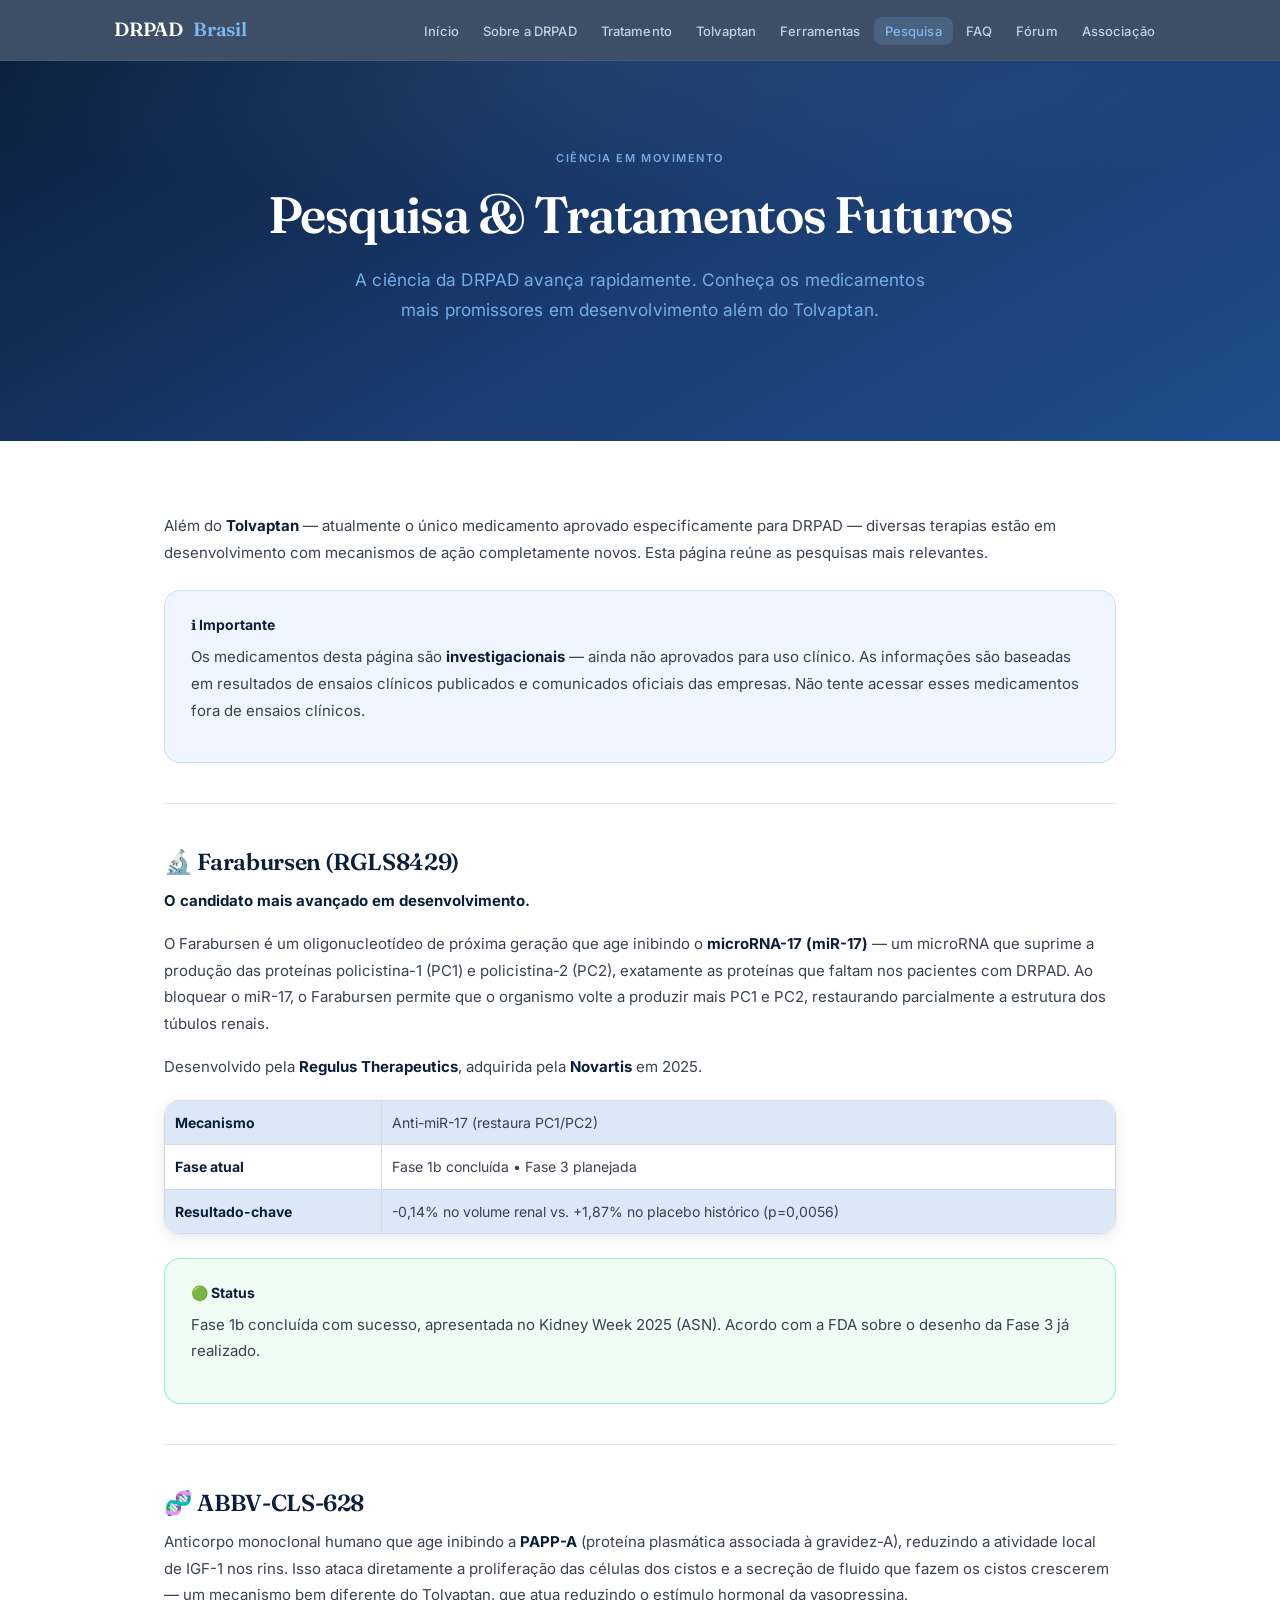
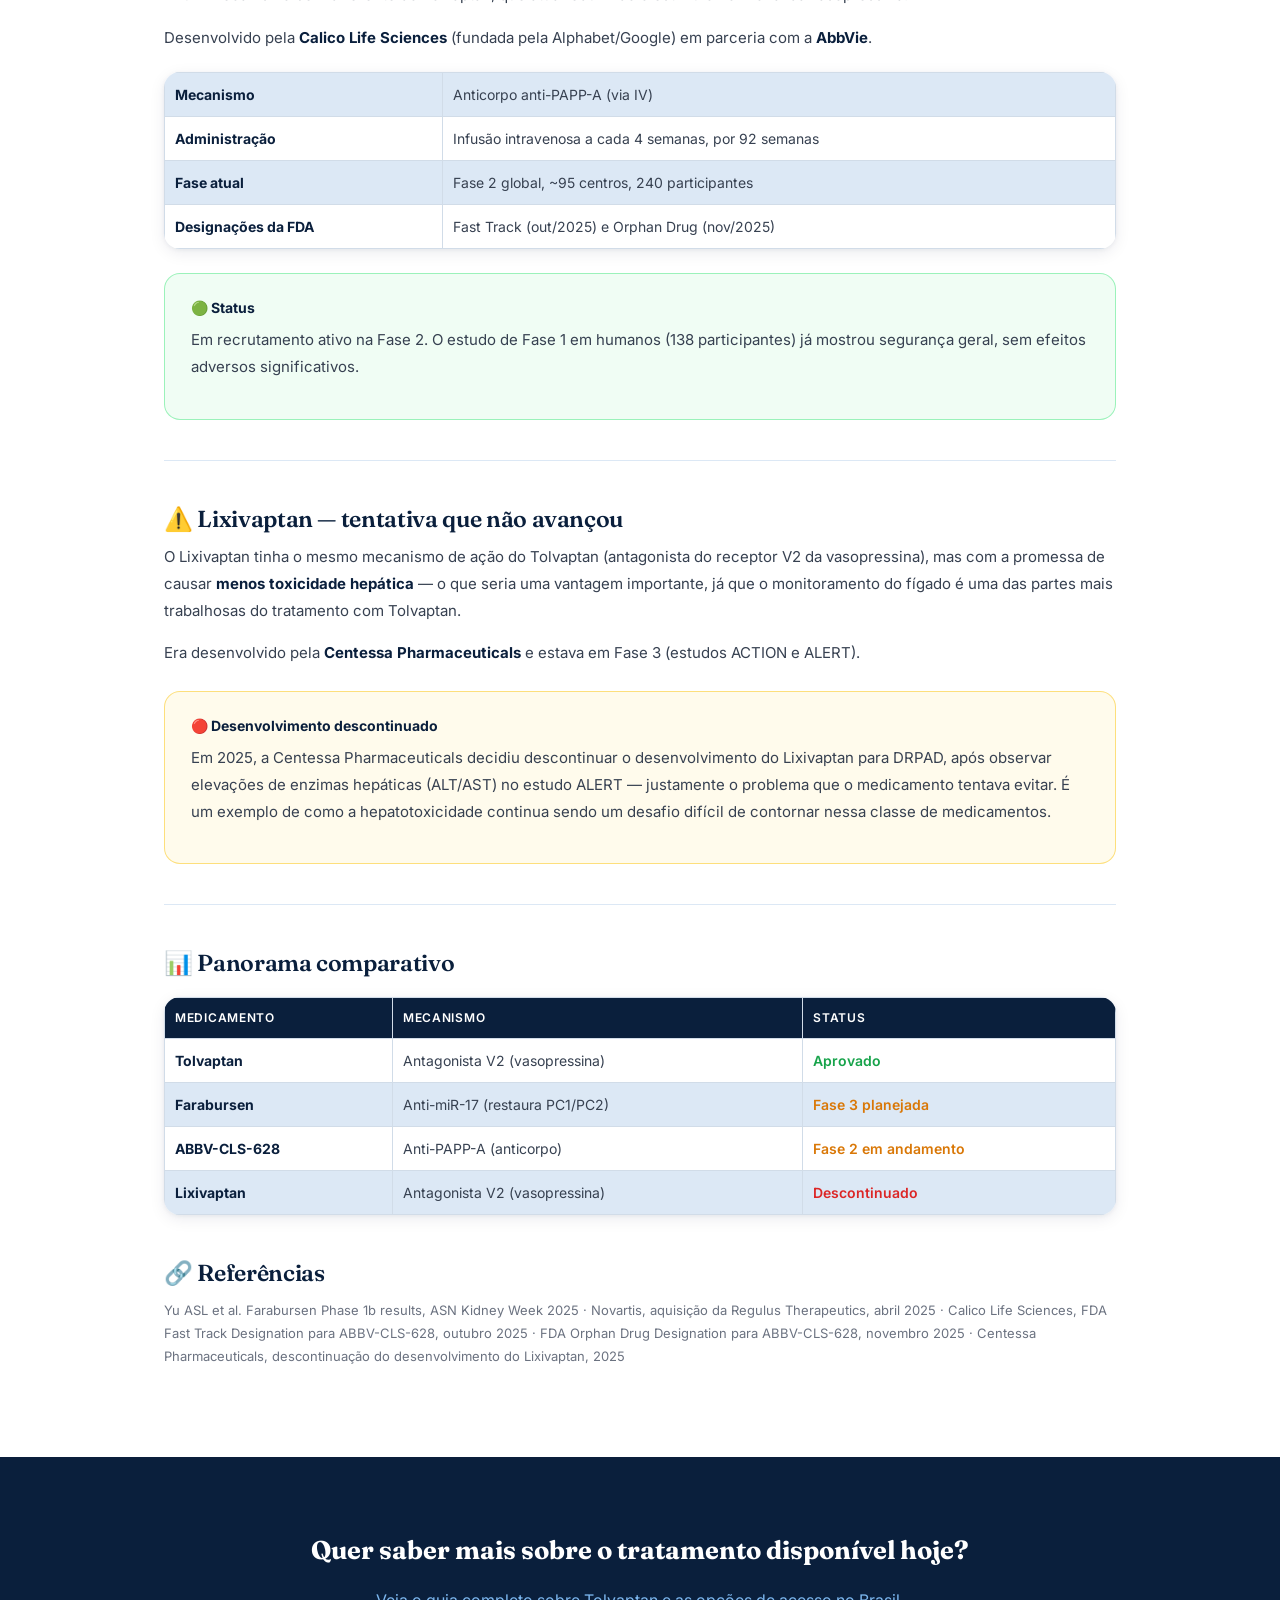
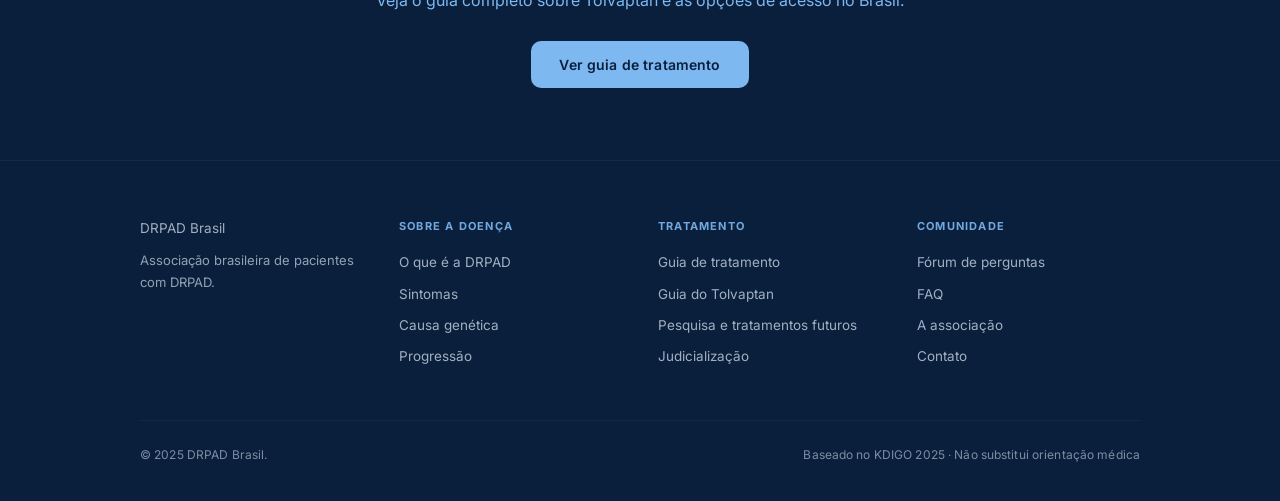
<file: pesquisa.html>
<!DOCTYPE html>
<html lang="pt-BR">
<head>
  <link rel="icon" href="data:image/svg+xml,<svg xmlns='http://www.w3.org/2000/svg' viewBox='0 0 100 100'><text y='.9em' font-size='90'>❤️</text></svg>">
  <meta charset="UTF-8">
  <meta name="viewport" content="width=device-width, initial-scale=1.0">
  <title>Pesquisa & Tratamentos Futuros | DRPAD Brasil</title>
  <meta name="description" content="Conheça os medicamentos mais promissores em desenvolvimento para DRPAD: Farabursen, ABBV-CLS-628 e outras pesquisas em andamento.">
  <link rel="stylesheet" href="css/style.css">
</head>
<body>

<nav>
  <div class="nav-inner">
    <a href="index.html" class="nav-logo">DRPAD <span>Brasil</span></a>
    <button class="nav-toggle" aria-label="Menu"><span></span><span></span><span></span></button>
    <ul class="nav-links">
      <li><a href="index.html">Início</a></li>
      <li><a href="sobre.html">Sobre a DRPAD</a></li>
      <li><a href="tratamento.html">Tratamento</a></li>
      <li><a href="guia-tolvaptan.html">Tolvaptan</a></li>
      <li><a href="ferramentas.html">Ferramentas</a></li>
      <li><a href="pesquisa.html">Pesquisa</a></li>
      <li><a href="faq.html">FAQ</a></li>
      <li><a href="forum.html">Fórum</a></li>
      <li><a href="associacao.html">Associação</a></li>
    </ul>
  </div>
</nav>

<section class="hero">
  <div class="hero-eyebrow">Ciência em Movimento</div>
  <h1>Pesquisa & Tratamentos Futuros</h1>
  <p>A ciência da DRPAD avança rapidamente. Conheça os medicamentos mais promissores em desenvolvimento além do Tolvaptan.</p>
</section>

<section class="section section-alt">
  <div class="container">
    <div class="prose">

      <p>Além do <strong>Tolvaptan</strong> — atualmente o único medicamento aprovado especificamente para DRPAD — diversas terapias estão em desenvolvimento com mecanismos de ação completamente novos. Esta página reúne as pesquisas mais relevantes.</p>

      <div class="info-box">
        <h4>ℹ️ Importante</h4>
        <p>Os medicamentos desta página são <strong>investigacionais</strong> — ainda não aprovados para uso clínico. As informações são baseadas em resultados de ensaios clínicos publicados e comunicados oficiais das empresas. Não tente acessar esses medicamentos fora de ensaios clínicos.</p>
      </div>

      <hr style="margin: 40px 0; border: none; border-top: 1px solid var(--light);">

      <h2>🔬 Farabursen (RGLS8429)</h2>
      <p><strong>O candidato mais avançado em desenvolvimento.</strong></p>
      <p>O Farabursen é um oligonucleotídeo de próxima geração que age inibindo o <strong>microRNA-17 (miR-17)</strong> — um microRNA que suprime a produção das proteínas policistina-1 (PC1) e policistina-2 (PC2), exatamente as proteínas que faltam nos pacientes com DRPAD. Ao bloquear o miR-17, o Farabursen permite que o organismo volte a produzir mais PC1 e PC2, restaurando parcialmente a estrutura dos túbulos renais.</p>
      <p>Desenvolvido pela <strong>Regulus Therapeutics</strong>, adquirida pela <strong>Novartis</strong> em 2025.</p>

      <table style="width:100%; border-collapse: collapse; margin: 20px 0; font-size: 14px;">
        <tbody>
          <tr style="background: var(--light);">
            <td style="padding: 10px; border: 1px solid #d1dce8;"><strong>Mecanismo</strong></td>
            <td style="padding: 10px; border: 1px solid #d1dce8;">Anti-miR-17 (restaura PC1/PC2)</td>
          </tr>
          <tr>
            <td style="padding: 10px; border: 1px solid #d1dce8;"><strong>Fase atual</strong></td>
            <td style="padding: 10px; border: 1px solid #d1dce8;">Fase 1b concluída • Fase 3 planejada</td>
          </tr>
          <tr style="background: var(--light);">
            <td style="padding: 10px; border: 1px solid #d1dce8;"><strong>Resultado-chave</strong></td>
            <td style="padding: 10px; border: 1px solid #d1dce8;">-0,14% no volume renal vs. +1,87% no placebo histórico (p=0,0056)</td>
          </tr>
        </tbody>
      </table>

      <div class="info-box success">
        <h4>🟢 Status</h4>
        <p>Fase 1b concluída com sucesso, apresentada no Kidney Week 2025 (ASN). Acordo com a FDA sobre o desenho da Fase 3 já realizado.</p>
      </div>

      <hr style="margin: 40px 0; border: none; border-top: 1px solid var(--light);">

      <h2>🧬 ABBV-CLS-628</h2>
      <p>Anticorpo monoclonal humano que age inibindo a <strong>PAPP-A</strong> (proteína plasmática associada à gravidez-A), reduzindo a atividade local de IGF-1 nos rins. Isso ataca diretamente a proliferação das células dos cistos e a secreção de fluido que fazem os cistos crescerem — um mecanismo bem diferente do Tolvaptan, que atua reduzindo o estímulo hormonal da vasopressina.</p>
      <p>Desenvolvido pela <strong>Calico Life Sciences</strong> (fundada pela Alphabet/Google) em parceria com a <strong>AbbVie</strong>.</p>

      <table style="width:100%; border-collapse: collapse; margin: 20px 0; font-size: 14px;">
        <tbody>
          <tr style="background: var(--light);">
            <td style="padding: 10px; border: 1px solid #d1dce8;"><strong>Mecanismo</strong></td>
            <td style="padding: 10px; border: 1px solid #d1dce8;">Anticorpo anti-PAPP-A (via IV)</td>
          </tr>
          <tr>
            <td style="padding: 10px; border: 1px solid #d1dce8;"><strong>Administração</strong></td>
            <td style="padding: 10px; border: 1px solid #d1dce8;">Infusão intravenosa a cada 4 semanas, por 92 semanas</td>
          </tr>
          <tr style="background: var(--light);">
            <td style="padding: 10px; border: 1px solid #d1dce8;"><strong>Fase atual</strong></td>
            <td style="padding: 10px; border: 1px solid #d1dce8;">Fase 2 global, ~95 centros, 240 participantes</td>
          </tr>
          <tr>
            <td style="padding: 10px; border: 1px solid #d1dce8;"><strong>Designações da FDA</strong></td>
            <td style="padding: 10px; border: 1px solid #d1dce8;">Fast Track (out/2025) e Orphan Drug (nov/2025)</td>
          </tr>
        </tbody>
      </table>

      <div class="info-box success">
        <h4>🟢 Status</h4>
        <p>Em recrutamento ativo na Fase 2. O estudo de Fase 1 em humanos (138 participantes) já mostrou segurança geral, sem efeitos adversos significativos.</p>
      </div>

      <hr style="margin: 40px 0; border: none; border-top: 1px solid var(--light);">

      <h2>⚠️ Lixivaptan — tentativa que não avançou</h2>
      <p>O Lixivaptan tinha o mesmo mecanismo de ação do Tolvaptan (antagonista do receptor V2 da vasopressina), mas com a promessa de causar <strong>menos toxicidade hepática</strong> — o que seria uma vantagem importante, já que o monitoramento do fígado é uma das partes mais trabalhosas do tratamento com Tolvaptan.</p>
      <p>Era desenvolvido pela <strong>Centessa Pharmaceuticals</strong> e estava em Fase 3 (estudos ACTION e ALERT).</p>

      <div class="info-box warning">
        <h4>🔴 Desenvolvimento descontinuado</h4>
        <p>Em 2025, a Centessa Pharmaceuticals decidiu descontinuar o desenvolvimento do Lixivaptan para DRPAD, após observar elevações de enzimas hepáticas (ALT/AST) no estudo ALERT — justamente o problema que o medicamento tentava evitar. É um exemplo de como a hepatotoxicidade continua sendo um desafio difícil de contornar nessa classe de medicamentos.</p>
      </div>

      <hr style="margin: 40px 0; border: none; border-top: 1px solid var(--light);">

      <h2>📊 Panorama comparativo</h2>
      <table style="width:100%; border-collapse: collapse; margin: 20px 0; font-size: 14px;">
        <thead>
          <tr style="background: var(--light);">
            <th style="padding: 10px; text-align: left; border: 1px solid #d1dce8;">Medicamento</th>
            <th style="padding: 10px; text-align: left; border: 1px solid #d1dce8;">Mecanismo</th>
            <th style="padding: 10px; text-align: left; border: 1px solid #d1dce8;">Status</th>
          </tr>
        </thead>
        <tbody>
          <tr>
            <td style="padding: 10px; border: 1px solid #d1dce8;"><strong>Tolvaptan</strong></td>
            <td style="padding: 10px; border: 1px solid #d1dce8;">Antagonista V2 (vasopressina)</td>
            <td style="padding: 10px; border: 1px solid #d1dce8; color:#16a34a; font-weight:600;">Aprovado</td>
          </tr>
          <tr style="background: var(--light);">
            <td style="padding: 10px; border: 1px solid #d1dce8;"><strong>Farabursen</strong></td>
            <td style="padding: 10px; border: 1px solid #d1dce8;">Anti-miR-17 (restaura PC1/PC2)</td>
            <td style="padding: 10px; border: 1px solid #d1dce8; color:#d97706; font-weight:600;">Fase 3 planejada</td>
          </tr>
          <tr>
            <td style="padding: 10px; border: 1px solid #d1dce8;"><strong>ABBV-CLS-628</strong></td>
            <td style="padding: 10px; border: 1px solid #d1dce8;">Anti-PAPP-A (anticorpo)</td>
            <td style="padding: 10px; border: 1px solid #d1dce8; color:#d97706; font-weight:600;">Fase 2 em andamento</td>
          </tr>
          <tr style="background: var(--light);">
            <td style="padding: 10px; border: 1px solid #d1dce8;"><strong>Lixivaptan</strong></td>
            <td style="padding: 10px; border: 1px solid #d1dce8;">Antagonista V2 (vasopressina)</td>
            <td style="padding: 10px; border: 1px solid #d1dce8; color:#dc2626; font-weight:600;">Descontinuado</td>
          </tr>
        </tbody>
      </table>

      <h2>🔗 Referências</h2>
      <p style="font-size: 13px; color: var(--muted);">
        Yu ASL et al. Farabursen Phase 1b results, ASN Kidney Week 2025 · Novartis, aquisição da Regulus Therapeutics, abril 2025 · Calico Life Sciences, FDA Fast Track Designation para ABBV-CLS-628, outubro 2025 · FDA Orphan Drug Designation para ABBV-CLS-628, novembro 2025 · Centessa Pharmaceuticals, descontinuação do desenvolvimento do Lixivaptan, 2025
      </p>

    </div>
  </div>
</section>

<section class="section" style="background: var(--navy); color: white; text-align: center;">
  <div class="container">
    <h2 style="font-family:'Fraunces',serif; font-size:1.6rem; margin-bottom: 16px;">Quer saber mais sobre o tratamento disponível hoje?</h2>
    <p style="color: var(--sky); margin-bottom: 28px;">Veja o guia completo sobre Tolvaptan e as opções de acesso no Brasil.</p>
    <a href="tratamento.html" class="btn btn-primary">Ver guia de tratamento</a>
  </div>
</section>

<footer>
  <div class="footer-inner">
    <div class="footer-col">
      <a href="index.html" class="footer-logo">DRPAD <span>Brasil</span></a>
      <p>Associação brasileira de pacientes com DRPAD.</p>
    </div>
    <div class="footer-col">
      <h4>Sobre a Doença</h4>
      <a href="sobre.html">O que é a DRPAD</a>
      <a href="sobre.html#sintomas">Sintomas</a>
      <a href="sobre.html#genetica">Causa genética</a>
      <a href="sobre.html#progressao">Progressão</a>
    </div>
    <div class="footer-col">
      <h4>Tratamento</h4>
      <a href="tratamento.html">Guia de tratamento</a>
      <a href="guia-tolvaptan.html">Guia do Tolvaptan</a>
      <a href="pesquisa.html">Pesquisa e tratamentos futuros</a>
      <a href="tratamento.html#judicializacao">Judicialização</a>
    </div>
    <div class="footer-col">
      <h4>Comunidade</h4>
      <a href="forum.html">Fórum de perguntas</a>
      <a href="faq.html">FAQ</a>
      <a href="associacao.html">A associação</a>
      <a href="associacao.html#contato">Contato</a>
    </div>
  </div>
  <div class="footer-bottom">
    <span>© 2025 DRPAD Brasil.</span>
    <span>Baseado no KDIGO 2025 · Não substitui orientação médica</span>
  </div>
</footer>

<script src="js/main.js"></script>
</body>
</html>
</file>
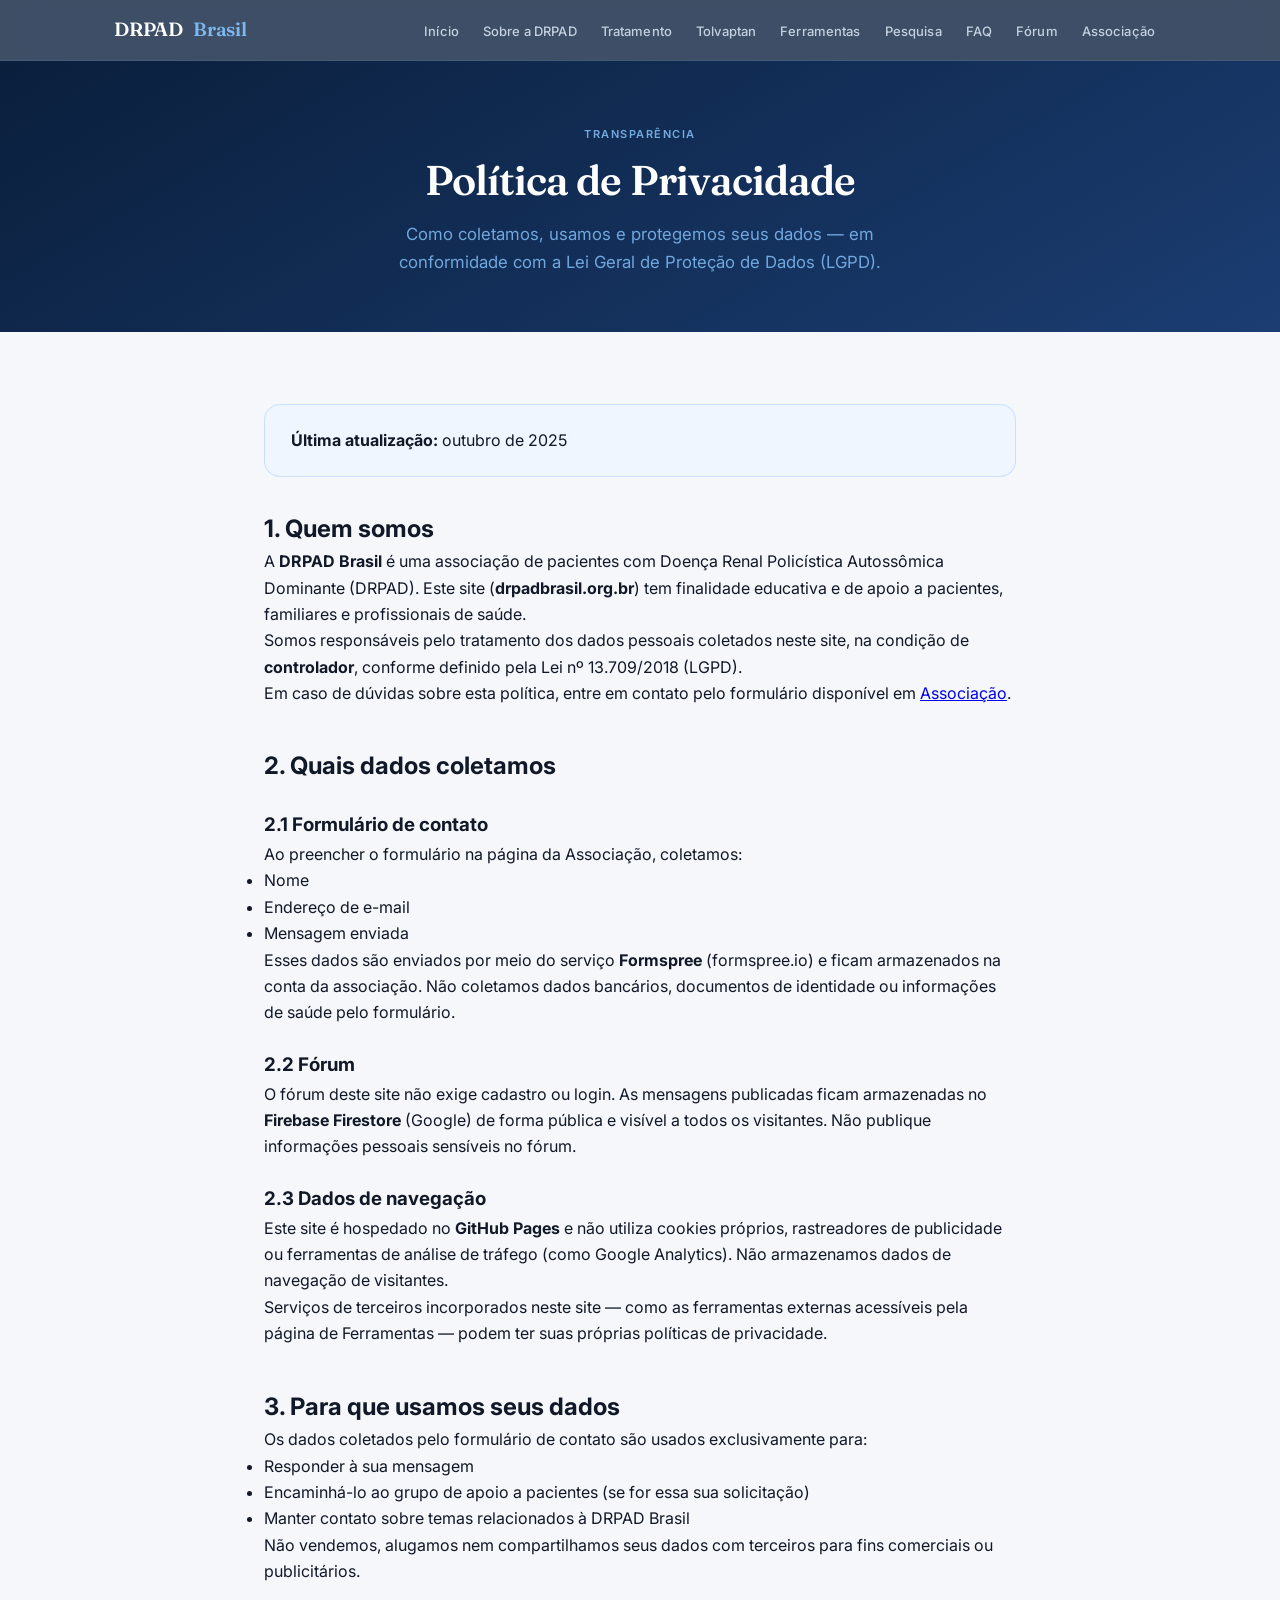
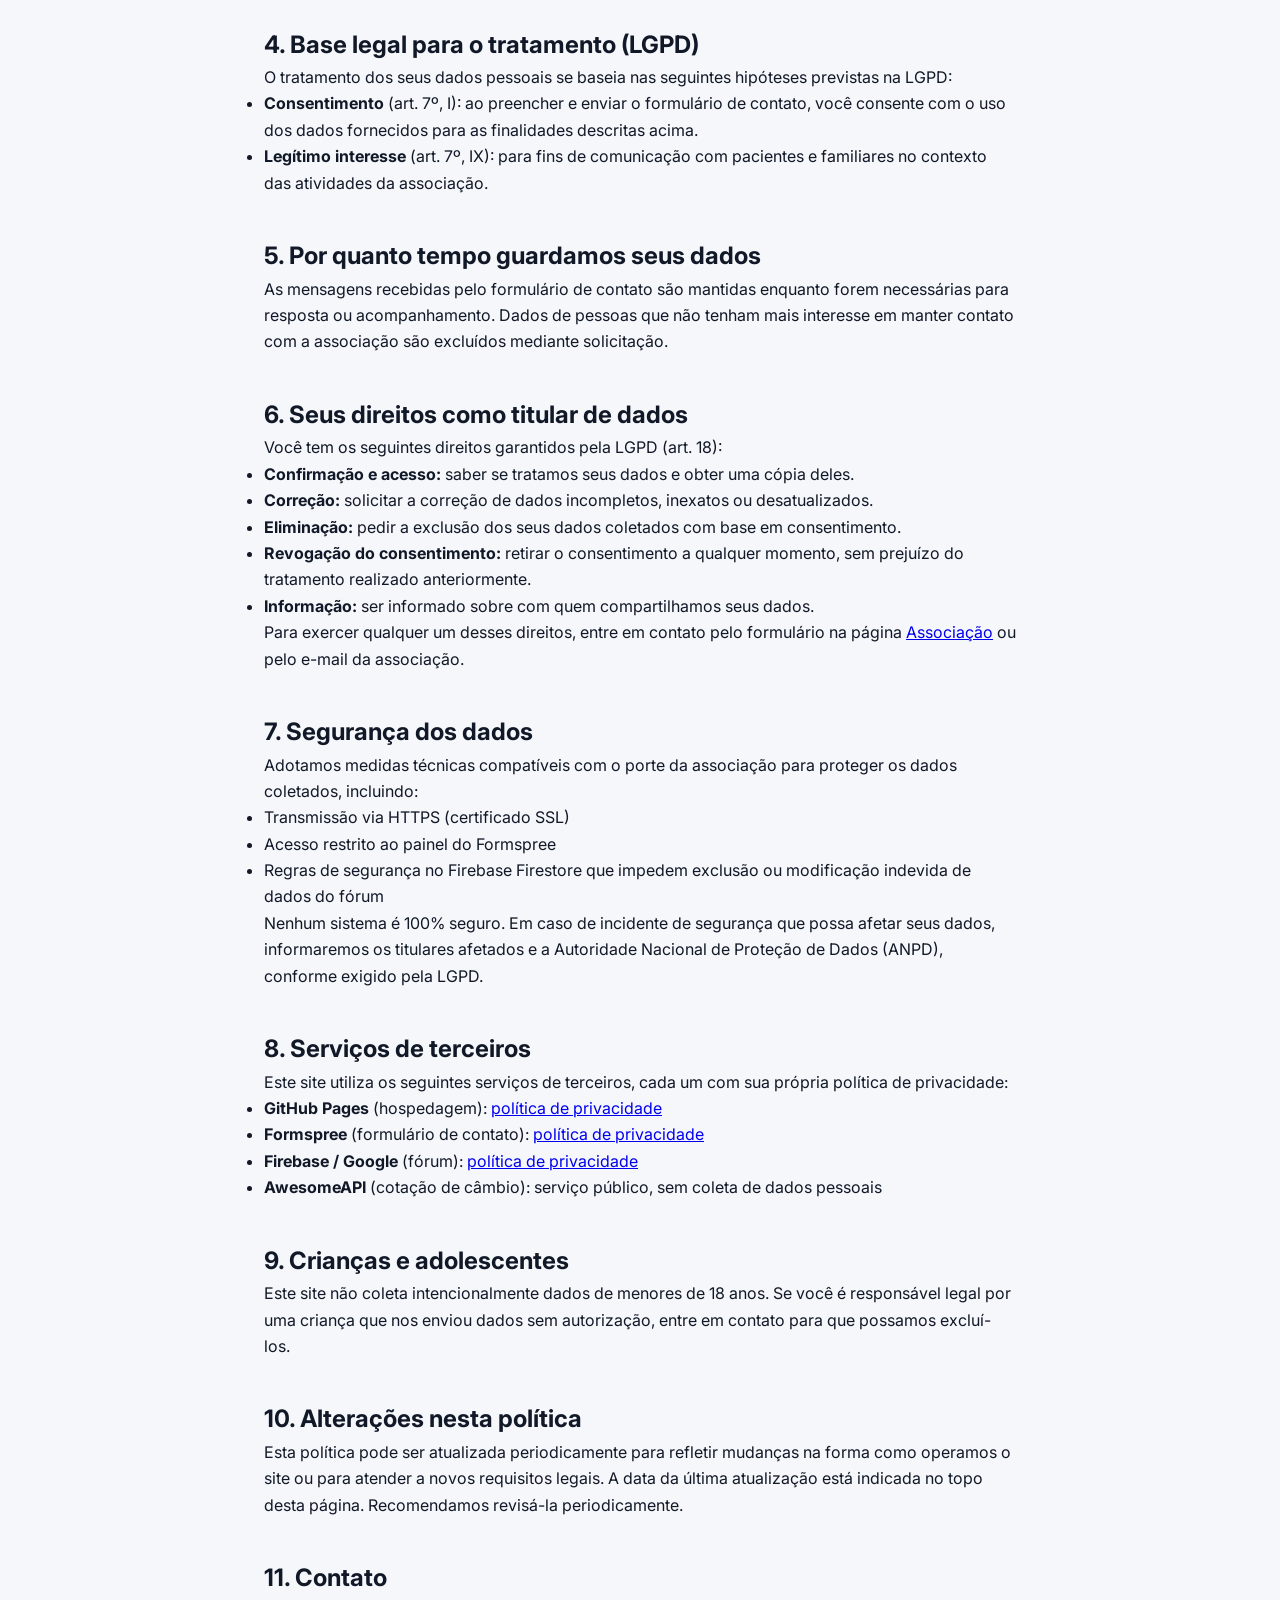
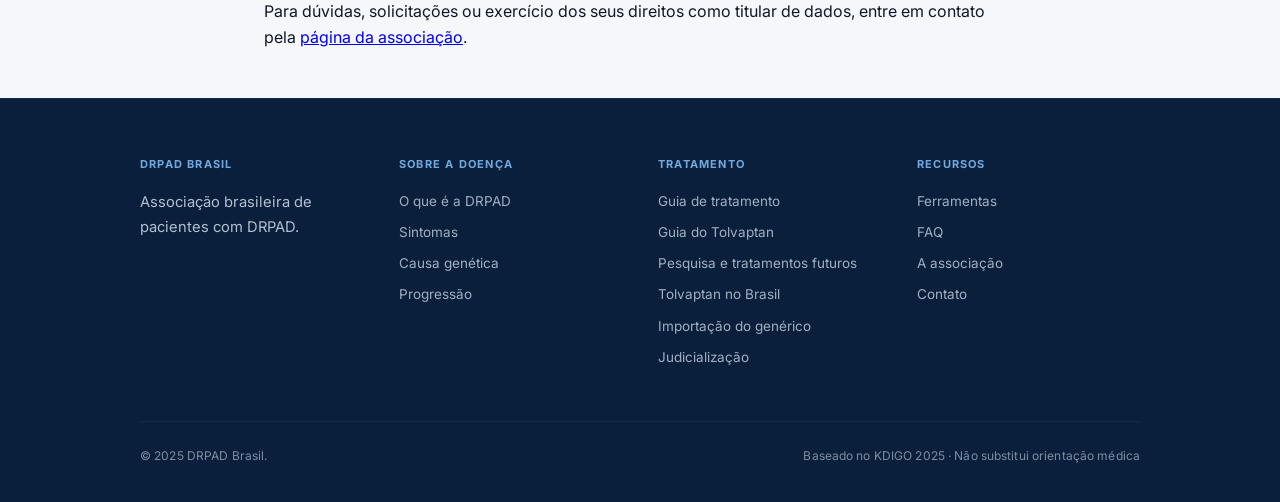
<file: privacidade.html>
<!DOCTYPE html>
<html lang="pt-BR">
<head>
  <meta charset="UTF-8">
  <link rel="icon" href="data:image/svg+xml,<svg xmlns='http://www.w3.org/2000/svg' viewBox='0 0 100 100'><text y='.9em' font-size='90'>❤️</text></svg>">
  <meta name="viewport" content="width=device-width, initial-scale=1.0">
  <title>Política de Privacidade | DRPAD Brasil</title>
  <meta name="description" content="Política de privacidade da DRPAD Brasil — como coletamos, usamos e protegemos seus dados, em conformidade com a LGPD.">
  <link rel="stylesheet" href="css/style.css">
</head>
<body>

<nav>
  <div class="nav-inner">
    <a href="index.html" class="nav-logo">DRPAD <span>Brasil</span></a>
    <button class="nav-toggle" aria-label="Menu"><span></span><span></span><span></span></button>
    <ul class="nav-links">
      <li><a href="index.html">Início</a></li>
      <li><a href="sobre.html">Sobre a DRPAD</a></li>
      <li><a href="tratamento.html">Tratamento</a></li>
      <li><a href="guia-tolvaptan.html">Tolvaptan</a></li>
      <li><a href="ferramentas.html">Ferramentas</a></li>
      <li><a href="pesquisa.html">Pesquisa</a></li>
      <li><a href="faq.html">FAQ</a></li>
      <li><a href="forum.html">Fórum</a></li>
      <li><a href="associacao.html">Associação</a></li>
    </ul>
  </div>
</nav>

<header class="page-hero">
  <div class="container">
    <p class="page-hero-label">Transparência</p>
    <h1>Política de Privacidade</h1>
    <p class="page-hero-sub">Como coletamos, usamos e protegemos seus dados — em conformidade com a Lei Geral de Proteção de Dados (LGPD).</p>
  </div>
</header>

<main class="container" style="max-width: 800px; padding: 3rem 1.5rem;">

  <div class="info-box" style="margin-bottom: 2rem;">
    <strong>Última atualização:</strong> outubro de 2025
  </div>

  <section style="margin-bottom: 2.5rem;">
    <h2>1. Quem somos</h2>
    <p>A <strong>DRPAD Brasil</strong> é uma associação de pacientes com Doença Renal Policística Autossômica Dominante (DRPAD). Este site (<strong>drpadbrasil.org.br</strong>) tem finalidade educativa e de apoio a pacientes, familiares e profissionais de saúde.</p>
    <p>Somos responsáveis pelo tratamento dos dados pessoais coletados neste site, na condição de <strong>controlador</strong>, conforme definido pela Lei nº 13.709/2018 (LGPD).</p>
    <p>Em caso de dúvidas sobre esta política, entre em contato pelo formulário disponível em <a href="associacao.html">Associação</a>.</p>
  </section>

  <section style="margin-bottom: 2.5rem;">
    <h2>2. Quais dados coletamos</h2>

    <h3 style="margin-top: 1.5rem;">2.1 Formulário de contato</h3>
    <p>Ao preencher o formulário na página da Associação, coletamos:</p>
    <ul>
      <li>Nome</li>
      <li>Endereço de e-mail</li>
      <li>Mensagem enviada</li>
    </ul>
    <p>Esses dados são enviados por meio do serviço <strong>Formspree</strong> (formspree.io) e ficam armazenados na conta da associação. Não coletamos dados bancários, documentos de identidade ou informações de saúde pelo formulário.</p>

    <h3 style="margin-top: 1.5rem;">2.2 Fórum</h3>
    <p>O fórum deste site não exige cadastro ou login. As mensagens publicadas ficam armazenadas no <strong>Firebase Firestore</strong> (Google) de forma pública e visível a todos os visitantes. Não publique informações pessoais sensíveis no fórum.</p>

    <h3 style="margin-top: 1.5rem;">2.3 Dados de navegação</h3>
    <p>Este site é hospedado no <strong>GitHub Pages</strong> e não utiliza cookies próprios, rastreadores de publicidade ou ferramentas de análise de tráfego (como Google Analytics). Não armazenamos dados de navegação de visitantes.</p>
    <p>Serviços de terceiros incorporados neste site — como as ferramentas externas acessíveis pela página de Ferramentas — podem ter suas próprias políticas de privacidade.</p>
  </section>

  <section style="margin-bottom: 2.5rem;">
    <h2>3. Para que usamos seus dados</h2>
    <p>Os dados coletados pelo formulário de contato são usados exclusivamente para:</p>
    <ul>
      <li>Responder à sua mensagem</li>
      <li>Encaminhá-lo ao grupo de apoio a pacientes (se for essa sua solicitação)</li>
      <li>Manter contato sobre temas relacionados à DRPAD Brasil</li>
    </ul>
    <p>Não vendemos, alugamos nem compartilhamos seus dados com terceiros para fins comerciais ou publicitários.</p>
  </section>

  <section style="margin-bottom: 2.5rem;">
    <h2>4. Base legal para o tratamento (LGPD)</h2>
    <p>O tratamento dos seus dados pessoais se baseia nas seguintes hipóteses previstas na LGPD:</p>
    <ul>
      <li><strong>Consentimento</strong> (art. 7º, I): ao preencher e enviar o formulário de contato, você consente com o uso dos dados fornecidos para as finalidades descritas acima.</li>
      <li><strong>Legítimo interesse</strong> (art. 7º, IX): para fins de comunicação com pacientes e familiares no contexto das atividades da associação.</li>
    </ul>
  </section>

  <section style="margin-bottom: 2.5rem;">
    <h2>5. Por quanto tempo guardamos seus dados</h2>
    <p>As mensagens recebidas pelo formulário de contato são mantidas enquanto forem necessárias para resposta ou acompanhamento. Dados de pessoas que não tenham mais interesse em manter contato com a associação são excluídos mediante solicitação.</p>
  </section>

  <section style="margin-bottom: 2.5rem;">
    <h2>6. Seus direitos como titular de dados</h2>
    <p>Você tem os seguintes direitos garantidos pela LGPD (art. 18):</p>
    <ul>
      <li><strong>Confirmação e acesso:</strong> saber se tratamos seus dados e obter uma cópia deles.</li>
      <li><strong>Correção:</strong> solicitar a correção de dados incompletos, inexatos ou desatualizados.</li>
      <li><strong>Eliminação:</strong> pedir a exclusão dos seus dados coletados com base em consentimento.</li>
      <li><strong>Revogação do consentimento:</strong> retirar o consentimento a qualquer momento, sem prejuízo do tratamento realizado anteriormente.</li>
      <li><strong>Informação:</strong> ser informado sobre com quem compartilhamos seus dados.</li>
    </ul>
    <p>Para exercer qualquer um desses direitos, entre em contato pelo formulário na página <a href="associacao.html">Associação</a> ou pelo e-mail da associação.</p>
  </section>

  <section style="margin-bottom: 2.5rem;">
    <h2>7. Segurança dos dados</h2>
    <p>Adotamos medidas técnicas compatíveis com o porte da associação para proteger os dados coletados, incluindo:</p>
    <ul>
      <li>Transmissão via HTTPS (certificado SSL)</li>
      <li>Acesso restrito ao painel do Formspree</li>
      <li>Regras de segurança no Firebase Firestore que impedem exclusão ou modificação indevida de dados do fórum</li>
    </ul>
    <p>Nenhum sistema é 100% seguro. Em caso de incidente de segurança que possa afetar seus dados, informaremos os titulares afetados e a Autoridade Nacional de Proteção de Dados (ANPD), conforme exigido pela LGPD.</p>
  </section>

  <section style="margin-bottom: 2.5rem;">
    <h2>8. Serviços de terceiros</h2>
    <p>Este site utiliza os seguintes serviços de terceiros, cada um com sua própria política de privacidade:</p>
    <ul>
      <li><strong>GitHub Pages</strong> (hospedagem): <a href="https://docs.github.com/pt/site-policy/privacy-policies/github-general-privacy-statement" target="_blank" rel="noopener">política de privacidade</a></li>
      <li><strong>Formspree</strong> (formulário de contato): <a href="https://formspree.io/legal/privacy-policy" target="_blank" rel="noopener">política de privacidade</a></li>
      <li><strong>Firebase / Google</strong> (fórum): <a href="https://firebase.google.com/support/privacy" target="_blank" rel="noopener">política de privacidade</a></li>
      <li><strong>AwesomeAPI</strong> (cotação de câmbio): serviço público, sem coleta de dados pessoais</li>
    </ul>
  </section>

  <section style="margin-bottom: 2.5rem;">
    <h2>9. Crianças e adolescentes</h2>
    <p>Este site não coleta intencionalmente dados de menores de 18 anos. Se você é responsável legal por uma criança que nos enviou dados sem autorização, entre em contato para que possamos excluí-los.</p>
  </section>

  <section style="margin-bottom: 2.5rem;">
    <h2>10. Alterações nesta política</h2>
    <p>Esta política pode ser atualizada periodicamente para refletir mudanças na forma como operamos o site ou para atender a novos requisitos legais. A data da última atualização está indicada no topo desta página. Recomendamos revisá-la periodicamente.</p>
  </section>

  <section>
    <h2>11. Contato</h2>
    <p>Para dúvidas, solicitações ou exercício dos seus direitos como titular de dados, entre em contato pela <a href="associacao.html#contato">página da associação</a>.</p>
  </section>

</main>

<footer>
  <div class="footer-inner">
    <div class="footer-col">
      <h4>DRPAD Brasil</h4>
      <p style="font-size:0.92rem;opacity:0.8;">Associação brasileira de pacientes com DRPAD.</p>
    </div>
    <div class="footer-col">
      <h4>Sobre a Doença</h4>
      <a href="sobre.html">O que é a DRPAD</a>
      <a href="sobre.html#sintomas">Sintomas</a>
      <a href="sobre.html#genetica">Causa genética</a>
      <a href="sobre.html#progressao">Progressão</a>
    </div>
    <div class="footer-col">
      <h4>Tratamento</h4>
      <a href="tratamento.html">Guia de tratamento</a>
      <a href="guia-tolvaptan.html">Guia do Tolvaptan</a>
      <a href="pesquisa.html">Pesquisa e tratamentos futuros</a>
      <a href="tratamento.html#tolvaptan">Tolvaptan no Brasil</a>
      <a href="tratamento.html#importacao">Importação do genérico</a>
      <a href="tratamento.html#judicializacao">Judicialização</a>
    </div>
    <div class="footer-col">
      <h4>Recursos</h4>
      <a href="ferramentas.html">Ferramentas</a>
      <a href="faq.html">FAQ</a>
      <a href="associacao.html">A associação</a>
      <a href="associacao.html#contato">Contato</a>
    </div>
  </div>
  <div class="footer-bottom">
    <span>© 2025 DRPAD Brasil.</span>
    <span>Baseado no KDIGO 2025 · Não substitui orientação médica</span>
  </div>
</footer>

<script src="js/main.js"></script>
</body>
</html>
</file>
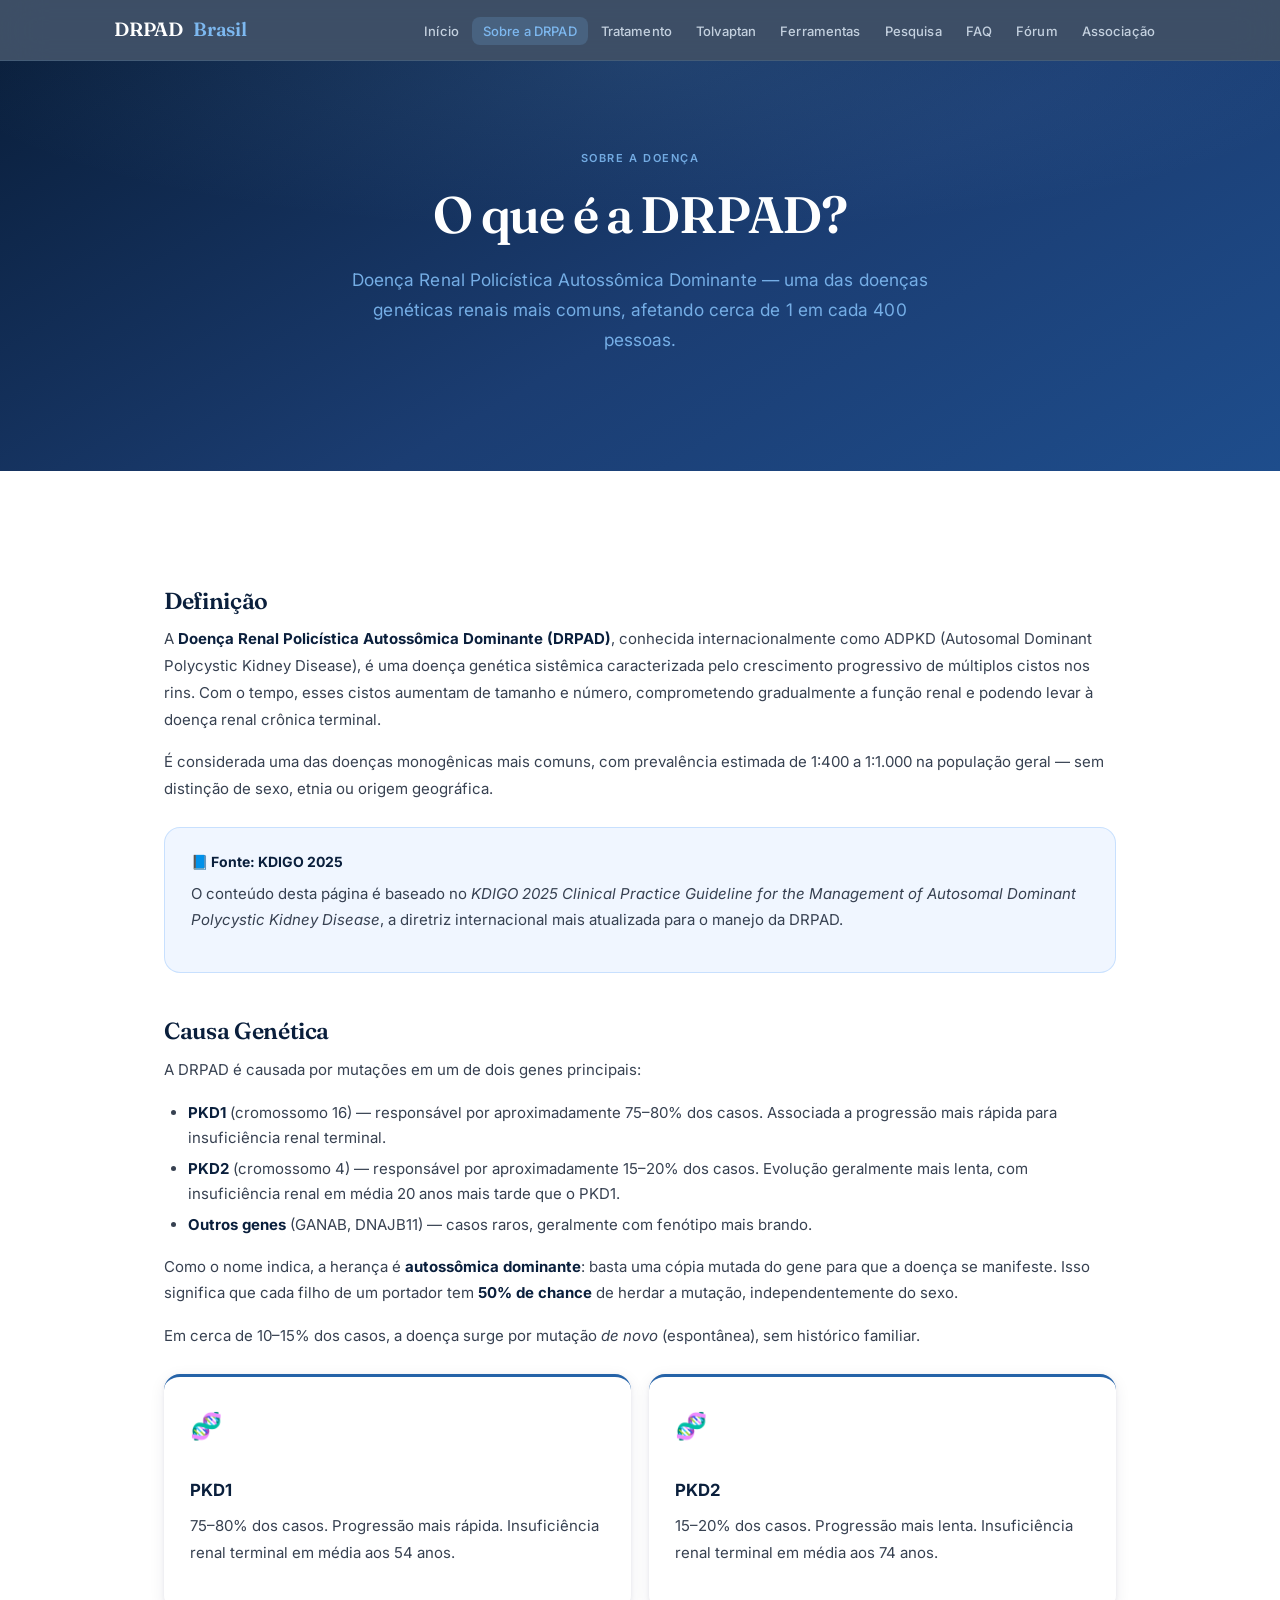
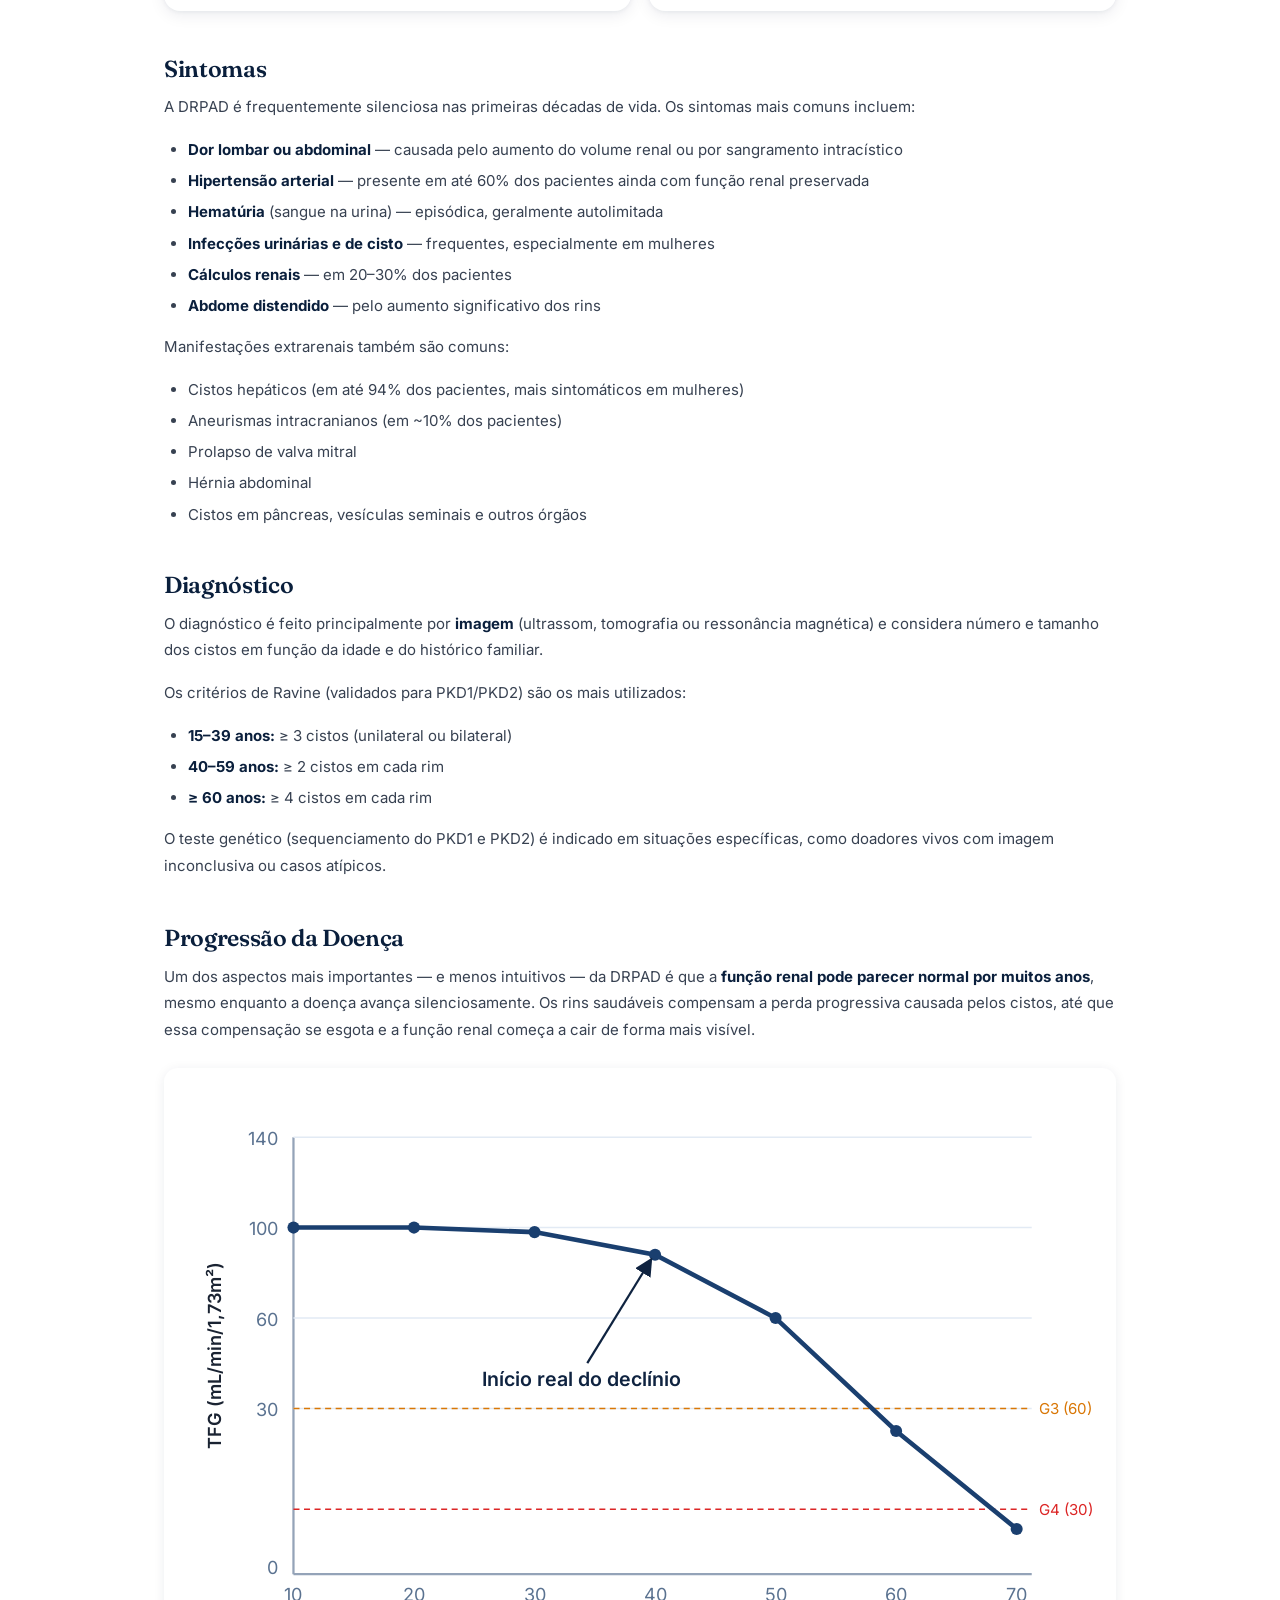
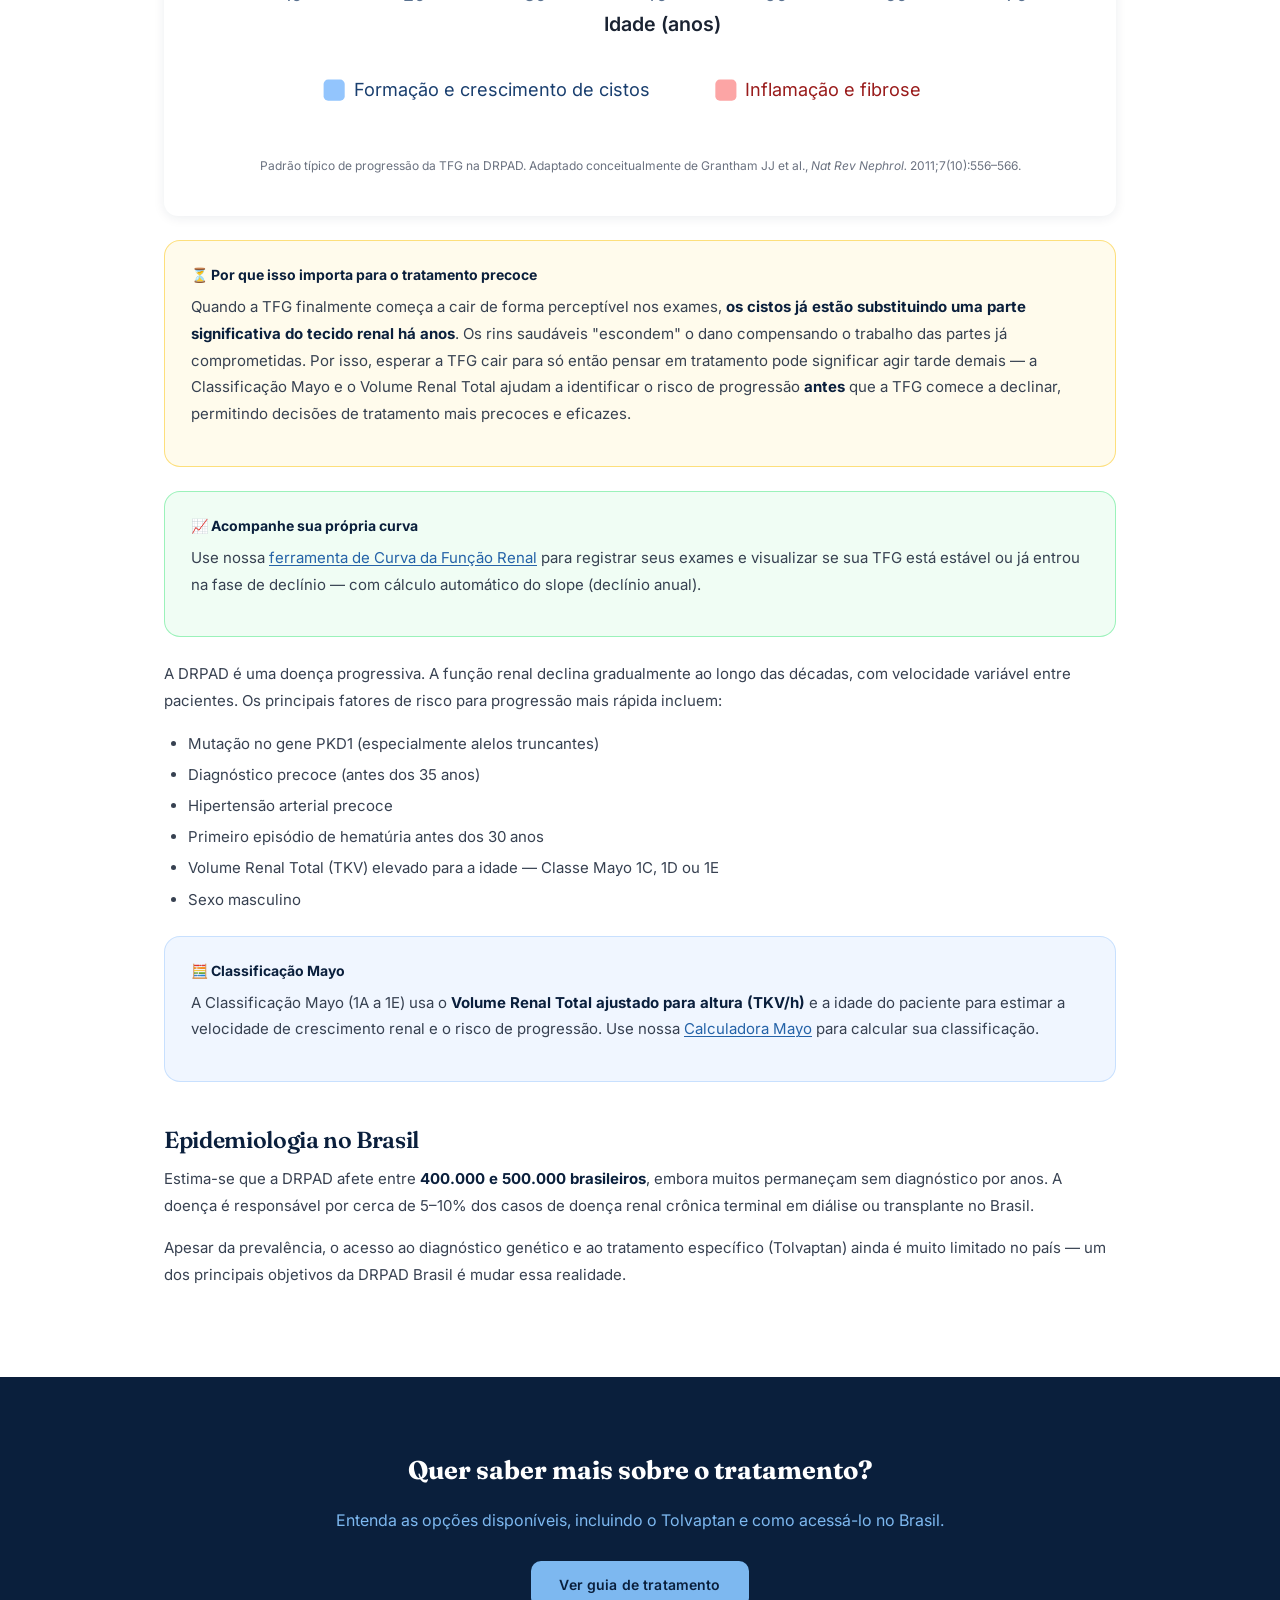
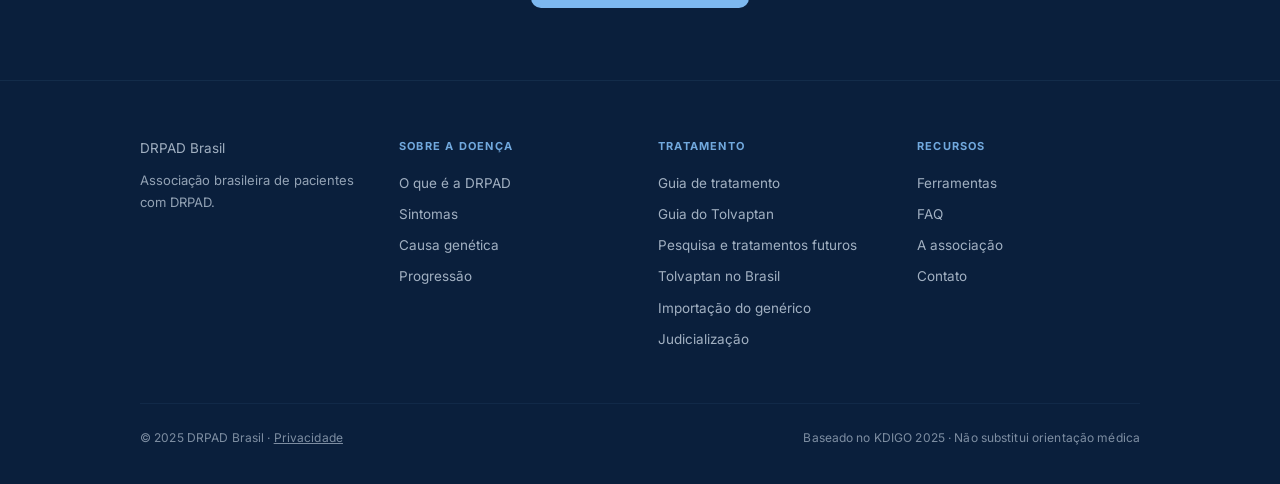
<file: sobre.html>
<!DOCTYPE html>
<html lang="pt-BR">
<head>
  <meta charset="UTF-8">
  <link rel="icon" href="data:image/svg+xml,<svg xmlns='http://www.w3.org/2000/svg' viewBox='0 0 100 100'><text y='.9em' font-size='90'>❤️</text></svg>">
  <link rel="icon" href="data:image/svg+xml,<svg xmlns='http://www.w3.org/2000/svg' viewBox='0 0 100 100'><text y='.9em' font-size='90'>❤️</text></svg>">
  <meta name="viewport" content="width=device-width, initial-scale=1.0">
  <title>O que é a DRPAD | DRPAD Brasil</title>
  <meta name="description" content="Entenda a Doença Renal Policística Autossômica Dominante: causas genéticas, sintomas, diagnóstico e progressão. Baseado no KDIGO 2025.">
  <link rel="stylesheet" href="css/style.css">
</head>
<body>

<nav>
  <div class="nav-inner">
    <a href="index.html" class="nav-logo">DRPAD <span>Brasil</span></a>
    <button class="nav-toggle" aria-label="Menu"><span></span><span></span><span></span></button>
    <ul class="nav-links">
      <li><a href="index.html">Início</a></li>
      <li><a href="sobre.html">Sobre a DRPAD</a></li>
      <li><a href="tratamento.html">Tratamento</a></li>
      <li><a href="guia-tolvaptan.html">Tolvaptan</a></li>
      <li><a href="ferramentas.html">Ferramentas</a></li>
      <li><a href="pesquisa.html">Pesquisa</a></li>
      <li><a href="faq.html">FAQ</a></li>
      <li><a href="forum.html">Fórum</a></li>
      <li><a href="associacao.html">Associação</a></li>
    </ul>
  </div>
</nav>

<section class="hero">
  <div class="hero-eyebrow">Sobre a Doença</div>
  <h1>O que é a DRPAD?</h1>
  <p>Doença Renal Policística Autossômica Dominante — uma das doenças genéticas renais mais comuns, afetando cerca de 1 em cada 400 pessoas.</p>
</section>

<section class="section section-alt">
  <div class="container">
    <div class="prose">

      <h2>Definição</h2>
      <p>A <strong>Doença Renal Policística Autossômica Dominante (DRPAD)</strong>, conhecida internacionalmente como ADPKD (Autosomal Dominant Polycystic Kidney Disease), é uma doença genética sistêmica caracterizada pelo crescimento progressivo de múltiplos cistos nos rins. Com o tempo, esses cistos aumentam de tamanho e número, comprometendo gradualmente a função renal e podendo levar à doença renal crônica terminal.</p>
      <p>É considerada uma das doenças monogênicas mais comuns, com prevalência estimada de 1:400 a 1:1.000 na população geral — sem distinção de sexo, etnia ou origem geográfica.</p>

      <div class="info-box">
        <h4>📘 Fonte: KDIGO 2025</h4>
        <p>O conteúdo desta página é baseado no <em>KDIGO 2025 Clinical Practice Guideline for the Management of Autosomal Dominant Polycystic Kidney Disease</em>, a diretriz internacional mais atualizada para o manejo da DRPAD.</p>
      </div>

      <h2 id="genetica">Causa Genética</h2>
      <p>A DRPAD é causada por mutações em um de dois genes principais:</p>
      <ul>
        <li><strong>PKD1</strong> (cromossomo 16) — responsável por aproximadamente 75–80% dos casos. Associada a progressão mais rápida para insuficiência renal terminal.</li>
        <li><strong>PKD2</strong> (cromossomo 4) — responsável por aproximadamente 15–20% dos casos. Evolução geralmente mais lenta, com insuficiência renal em média 20 anos mais tarde que o PKD1.</li>
        <li><strong>Outros genes</strong> (GANAB, DNAJB11) — casos raros, geralmente com fenótipo mais brando.</li>
      </ul>
      <p>Como o nome indica, a herança é <strong>autossômica dominante</strong>: basta uma cópia mutada do gene para que a doença se manifeste. Isso significa que cada filho de um portador tem <strong>50% de chance</strong> de herdar a mutação, independentemente do sexo.</p>
      <p>Em cerca de 10–15% dos casos, a doença surge por mutação <em>de novo</em> (espontânea), sem histórico familiar.</p>

      <div class="cards cards-2" style="margin: 24px 0;">
        <div class="card">
          <div class="card-icon">🧬</div>
          <h3>PKD1</h3>
          <p>75–80% dos casos. Progressão mais rápida. Insuficiência renal terminal em média aos 54 anos.</p>
        </div>
        <div class="card">
          <div class="card-icon">🧬</div>
          <h3>PKD2</h3>
          <p>15–20% dos casos. Progressão mais lenta. Insuficiência renal terminal em média aos 74 anos.</p>
        </div>
      </div>

      <h2 id="sintomas">Sintomas</h2>
      <p>A DRPAD é frequentemente silenciosa nas primeiras décadas de vida. Os sintomas mais comuns incluem:</p>
      <ul>
        <li><strong>Dor lombar ou abdominal</strong> — causada pelo aumento do volume renal ou por sangramento intracístico</li>
        <li><strong>Hipertensão arterial</strong> — presente em até 60% dos pacientes ainda com função renal preservada</li>
        <li><strong>Hematúria</strong> (sangue na urina) — episódica, geralmente autolimitada</li>
        <li><strong>Infecções urinárias e de cisto</strong> — frequentes, especialmente em mulheres</li>
        <li><strong>Cálculos renais</strong> — em 20–30% dos pacientes</li>
        <li><strong>Abdome distendido</strong> — pelo aumento significativo dos rins</li>
      </ul>
      <p>Manifestações extrarenais também são comuns:</p>
      <ul>
        <li>Cistos hepáticos (em até 94% dos pacientes, mais sintomáticos em mulheres)</li>
        <li>Aneurismas intracranianos (em ~10% dos pacientes)</li>
        <li>Prolapso de valva mitral</li>
        <li>Hérnia abdominal</li>
        <li>Cistos em pâncreas, vesículas seminais e outros órgãos</li>
      </ul>

      <h2 id="diagnostico">Diagnóstico</h2>
      <p>O diagnóstico é feito principalmente por <strong>imagem</strong> (ultrassom, tomografia ou ressonância magnética) e considera número e tamanho dos cistos em função da idade e do histórico familiar.</p>
      <p>Os critérios de Ravine (validados para PKD1/PKD2) são os mais utilizados:</p>
      <ul>
        <li><strong>15–39 anos:</strong> ≥ 3 cistos (unilateral ou bilateral)</li>
        <li><strong>40–59 anos:</strong> ≥ 2 cistos em cada rim</li>
        <li><strong>≥ 60 anos:</strong> ≥ 4 cistos em cada rim</li>
      </ul>
      <p>O teste genético (sequenciamento do PKD1 e PKD2) é indicado em situações específicas, como doadores vivos com imagem inconclusiva ou casos atípicos.</p>

      <h2 id="progressao">Progressão da Doença</h2>
      <p>Um dos aspectos mais importantes — e menos intuitivos — da DRPAD é que a <strong>função renal pode parecer normal por muitos anos</strong>, mesmo enquanto a doença avança silenciosamente. Os rins saudáveis compensam a perda progressiva causada pelos cistos, até que essa compensação se esgota e a função renal começa a cair de forma mais visível.</p>

      <div style="background: white; border-radius: 14px; padding: 24px; box-shadow: 0 2px 12px rgba(15,35,64,.08); margin: 24px 0;">
        <svg viewBox="0 0 600 430" style="width:100%; height:auto; font-family: Inter, sans-serif;">
          <!-- Axes -->
          <line x1="70" y1="30" x2="70" y2="320" stroke="#94a3b8" stroke-width="1.5"/>
          <line x1="70" y1="320" x2="560" y2="320" stroke="#94a3b8" stroke-width="1.5"/>

          <!-- Y axis labels -->
          <text x="60" y="35" text-anchor="end" font-size="12" fill="#5a7290">140</text>
          <text x="60" y="95" text-anchor="end" font-size="12" fill="#5a7290">100</text>
          <text x="60" y="155" text-anchor="end" font-size="12" fill="#5a7290">60</text>
          <text x="60" y="215" text-anchor="end" font-size="12" fill="#5a7290">30</text>
          <text x="60" y="320" text-anchor="end" font-size="12" fill="#5a7290">0</text>

          <!-- Gridlines -->
          <line x1="70" y1="30" x2="560" y2="30" stroke="#e2eaf4" stroke-width="1"/>
          <line x1="70" y1="90" x2="560" y2="90" stroke="#e2eaf4" stroke-width="1"/>
          <line x1="70" y1="150" x2="560" y2="150" stroke="#e2eaf4" stroke-width="1"/>
          <line x1="70" y1="210" x2="560" y2="210" stroke="#e2eaf4" stroke-width="1"/>

          <!-- Reference lines G3/G4 -->
          <line x1="70" y1="210" x2="560" y2="210" stroke="#d97706" stroke-width="1" stroke-dasharray="4 3"/>
          <text x="565" y="214" font-size="10" fill="#d97706">G3 (60)</text>
          <line x1="70" y1="277" x2="560" y2="277" stroke="#dc2626" stroke-width="1" stroke-dasharray="4 3"/>
          <text x="565" y="281" font-size="10" fill="#dc2626">G4 (30)</text>

          <!-- X axis labels (age) -->
          <text x="70" y="338" text-anchor="middle" font-size="12" fill="#5a7290">10</text>
          <text x="150" y="338" text-anchor="middle" font-size="12" fill="#5a7290">20</text>
          <text x="230" y="338" text-anchor="middle" font-size="12" fill="#5a7290">30</text>
          <text x="310" y="338" text-anchor="middle" font-size="12" fill="#5a7290">40</text>
          <text x="390" y="338" text-anchor="middle" font-size="12" fill="#5a7290">50</text>
          <text x="470" y="338" text-anchor="middle" font-size="12" fill="#5a7290">60</text>
          <text x="550" y="338" text-anchor="middle" font-size="12" fill="#5a7290">70</text>
          <text x="315" y="358" text-anchor="middle" font-size="13" fill="#1a2332" font-weight="600">Idade (anos)</text>

          <!-- Y axis title -->
          <text x="22" y="175" text-anchor="middle" font-size="12" fill="#1a2332" font-weight="600" transform="rotate(-90 22 175)">TFG (mL/min/1,73m²)</text>

          <!-- The curve: stable then progressive decline -->
          <polyline points="70,90 150,90 230,93 310,108 390,150 470,225 550,290"
            fill="none" stroke="#1a3f6f" stroke-width="3" stroke-linecap="round"/>
          <circle cx="70" cy="90" r="4" fill="#1a3f6f"/>
          <circle cx="150" cy="90" r="4" fill="#1a3f6f"/>
          <circle cx="230" cy="93" r="4" fill="#1a3f6f"/>
          <circle cx="310" cy="108" r="4" fill="#1a3f6f"/>
          <circle cx="390" cy="150" r="4" fill="#1a3f6f"/>
          <circle cx="470" cy="225" r="4" fill="#1a3f6f"/>
          <circle cx="550" cy="290" r="4" fill="#1a3f6f"/>

          <!-- Annotation arrow -->
          <line x1="265" y1="180" x2="305" y2="115" stroke="#0f2340" stroke-width="1.5" marker-end="url(#arrow)"/>
          <defs>
            <marker id="arrow" markerWidth="8" markerHeight="8" refX="4" refY="4" orient="auto">
              <path d="M0,0 L8,4 L0,8 Z" fill="#0f2340"/>
            </marker>
          </defs>
          <text x="195" y="195" font-size="13" fill="#0f2340" font-weight="600">Início real do declínio</text>

          <!-- Bottom legend: disease phases (own row, clear of axis) -->
          <rect x="90" y="390" width="14" height="14" rx="3" fill="#93c5fd"/>
          <text x="110" y="401" font-size="12" fill="#1a3f6f">Formação e crescimento de cistos</text>
          <rect x="350" y="390" width="14" height="14" rx="3" fill="#fca5a5"/>
          <text x="370" y="401" font-size="12" fill="#991b1b">Inflamação e fibrose</text>
        </svg>
        <p style="font-size: 12px; color: var(--muted); text-align: center; margin-top: 8px;">Padrão típico de progressão da TFG na DRPAD. Adaptado conceitualmente de Grantham JJ et al., <em>Nat Rev Nephrol.</em> 2011;7(10):556–566.</p>
      </div>

      <div class="info-box warning">
        <h4>⏳ Por que isso importa para o tratamento precoce</h4>
        <p>Quando a TFG finalmente começa a cair de forma perceptível nos exames, <strong>os cistos já estão substituindo uma parte significativa do tecido renal há anos</strong>. Os rins saudáveis "escondem" o dano compensando o trabalho das partes já comprometidas. Por isso, esperar a TFG cair para só então pensar em tratamento pode significar agir tarde demais — a Classificação Mayo e o Volume Renal Total ajudam a identificar o risco de progressão <strong>antes</strong> que a TFG comece a declinar, permitindo decisões de tratamento mais precoces e eficazes.</p>
      </div>

      <div class="info-box success">
        <h4>📈 Acompanhe sua própria curva</h4>
        <p>Use nossa <a href="ferramentas.html#curva-tfg">ferramenta de Curva da Função Renal</a> para registrar seus exames e visualizar se sua TFG está estável ou já entrou na fase de declínio — com cálculo automático do slope (declínio anual).</p>
      </div>

      <p>A DRPAD é uma doença progressiva. A função renal declina gradualmente ao longo das décadas, com velocidade variável entre pacientes. Os principais fatores de risco para progressão mais rápida incluem:</p>
      <ul>
        <li>Mutação no gene PKD1 (especialmente alelos truncantes)</li>
        <li>Diagnóstico precoce (antes dos 35 anos)</li>
        <li>Hipertensão arterial precoce</li>
        <li>Primeiro episódio de hematúria antes dos 30 anos</li>
        <li>Volume Renal Total (TKV) elevado para a idade — Classe Mayo 1C, 1D ou 1E</li>
        <li>Sexo masculino</li>
      </ul>

      <div class="info-box">
        <h4>🧮 Classificação Mayo</h4>
        <p>A Classificação Mayo (1A a 1E) usa o <strong>Volume Renal Total ajustado para altura (TKV/h)</strong> e a idade do paciente para estimar a velocidade de crescimento renal e o risco de progressão. Use nossa <a href="ferramentas.html#calculadora-mayo">Calculadora Mayo</a> para calcular sua classificação.</p>
      </div>

      <h2>Epidemiologia no Brasil</h2>
      <p>Estima-se que a DRPAD afete entre <strong>400.000 e 500.000 brasileiros</strong>, embora muitos permaneçam sem diagnóstico por anos. A doença é responsável por cerca de 5–10% dos casos de doença renal crônica terminal em diálise ou transplante no Brasil.</p>
      <p>Apesar da prevalência, o acesso ao diagnóstico genético e ao tratamento específico (Tolvaptan) ainda é muito limitado no país — um dos principais objetivos da DRPAD Brasil é mudar essa realidade.</p>

    </div>
  </div>
</section>

<section class="section" style="background: var(--navy); color: white; text-align: center;">
  <div class="container">
    <h2 style="font-family:'Fraunces',serif; font-size:1.6rem; margin-bottom: 16px;">Quer saber mais sobre o tratamento?</h2>
    <p style="color: var(--sky); margin-bottom: 28px;">Entenda as opções disponíveis, incluindo o Tolvaptan e como acessá-lo no Brasil.</p>
    <a href="tratamento.html" class="btn btn-primary">Ver guia de tratamento</a>
  </div>
</section>

<footer>
  <div class="footer-inner">
    <div class="footer-col">
      <a href="index.html" class="footer-logo">DRPAD <span>Brasil</span></a>
      <p>Associação brasileira de pacientes com DRPAD.</p>
    </div>
    <div class="footer-col">
      <h4>Sobre a Doença</h4>
      <a href="sobre.html">O que é a DRPAD</a>
      <a href="sobre.html#sintomas">Sintomas</a>
      <a href="sobre.html#genetica">Causa genética</a>
      <a href="sobre.html#progressao">Progressão</a>
    </div>
    <div class="footer-col">
      <h4>Tratamento</h4>
      <a href="tratamento.html">Guia de tratamento</a>
      <a href="guia-tolvaptan.html">Guia do Tolvaptan</a>
      <a href="pesquisa.html">Pesquisa e tratamentos futuros</a>
      <a href="tratamento.html#tolvaptan">Tolvaptan no Brasil</a>
      <a href="tratamento.html#importacao">Importação do genérico</a>
      <a href="tratamento.html#judicializacao">Judicialização</a>
    </div>
    <div class="footer-col">
      <h4>Recursos</h4>
      <a href="ferramentas.html">Ferramentas</a>
      <a href="faq.html">FAQ</a>
      <a href="associacao.html">A associação</a>
      <a href="associacao.html#contato">Contato</a>
    </div>
  </div>
  <div class="footer-bottom">
    <span>© 2025 DRPAD Brasil · <a href="privacidade.html" style="color:inherit;text-decoration:underline;">Privacidade</a></span>
    <span>Baseado no KDIGO 2025 · Não substitui orientação médica</span>
  </div>
</footer>

<script src="js/main.js"></script>
</body>
</html>
</file>
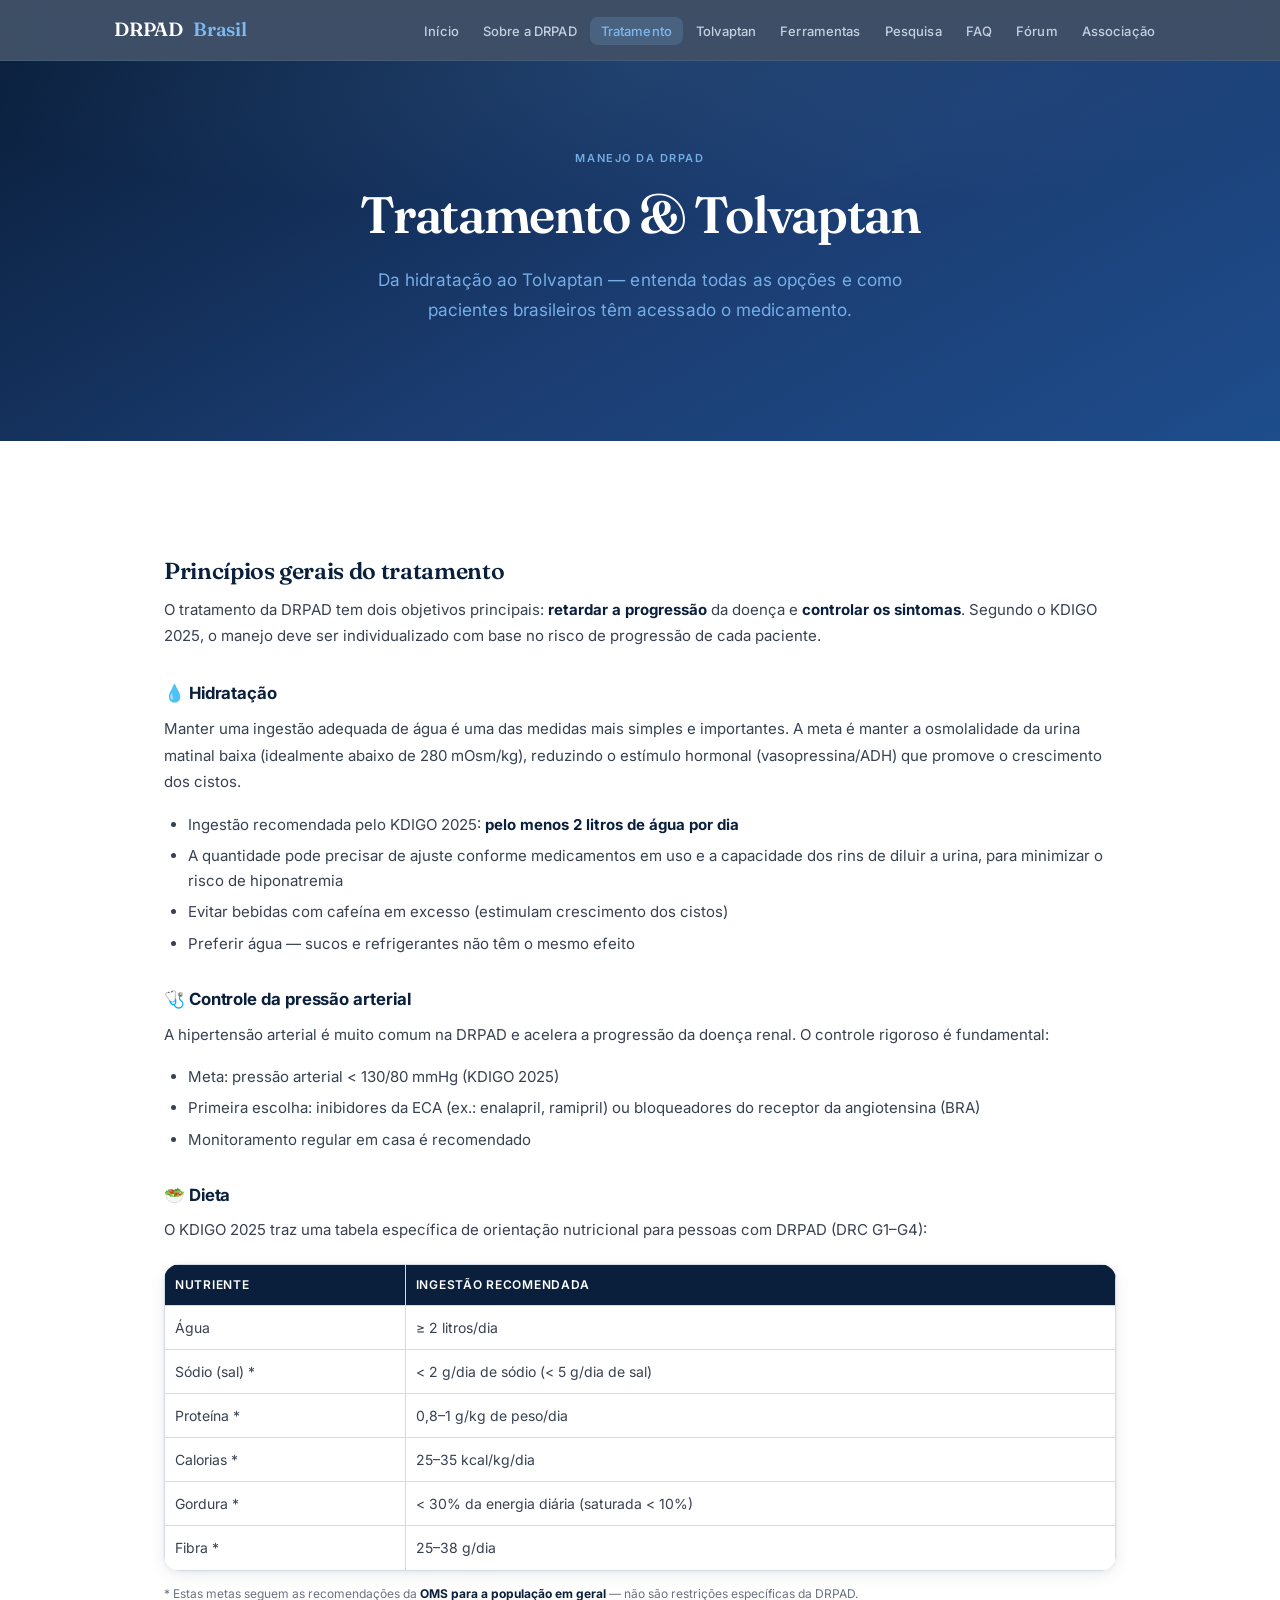
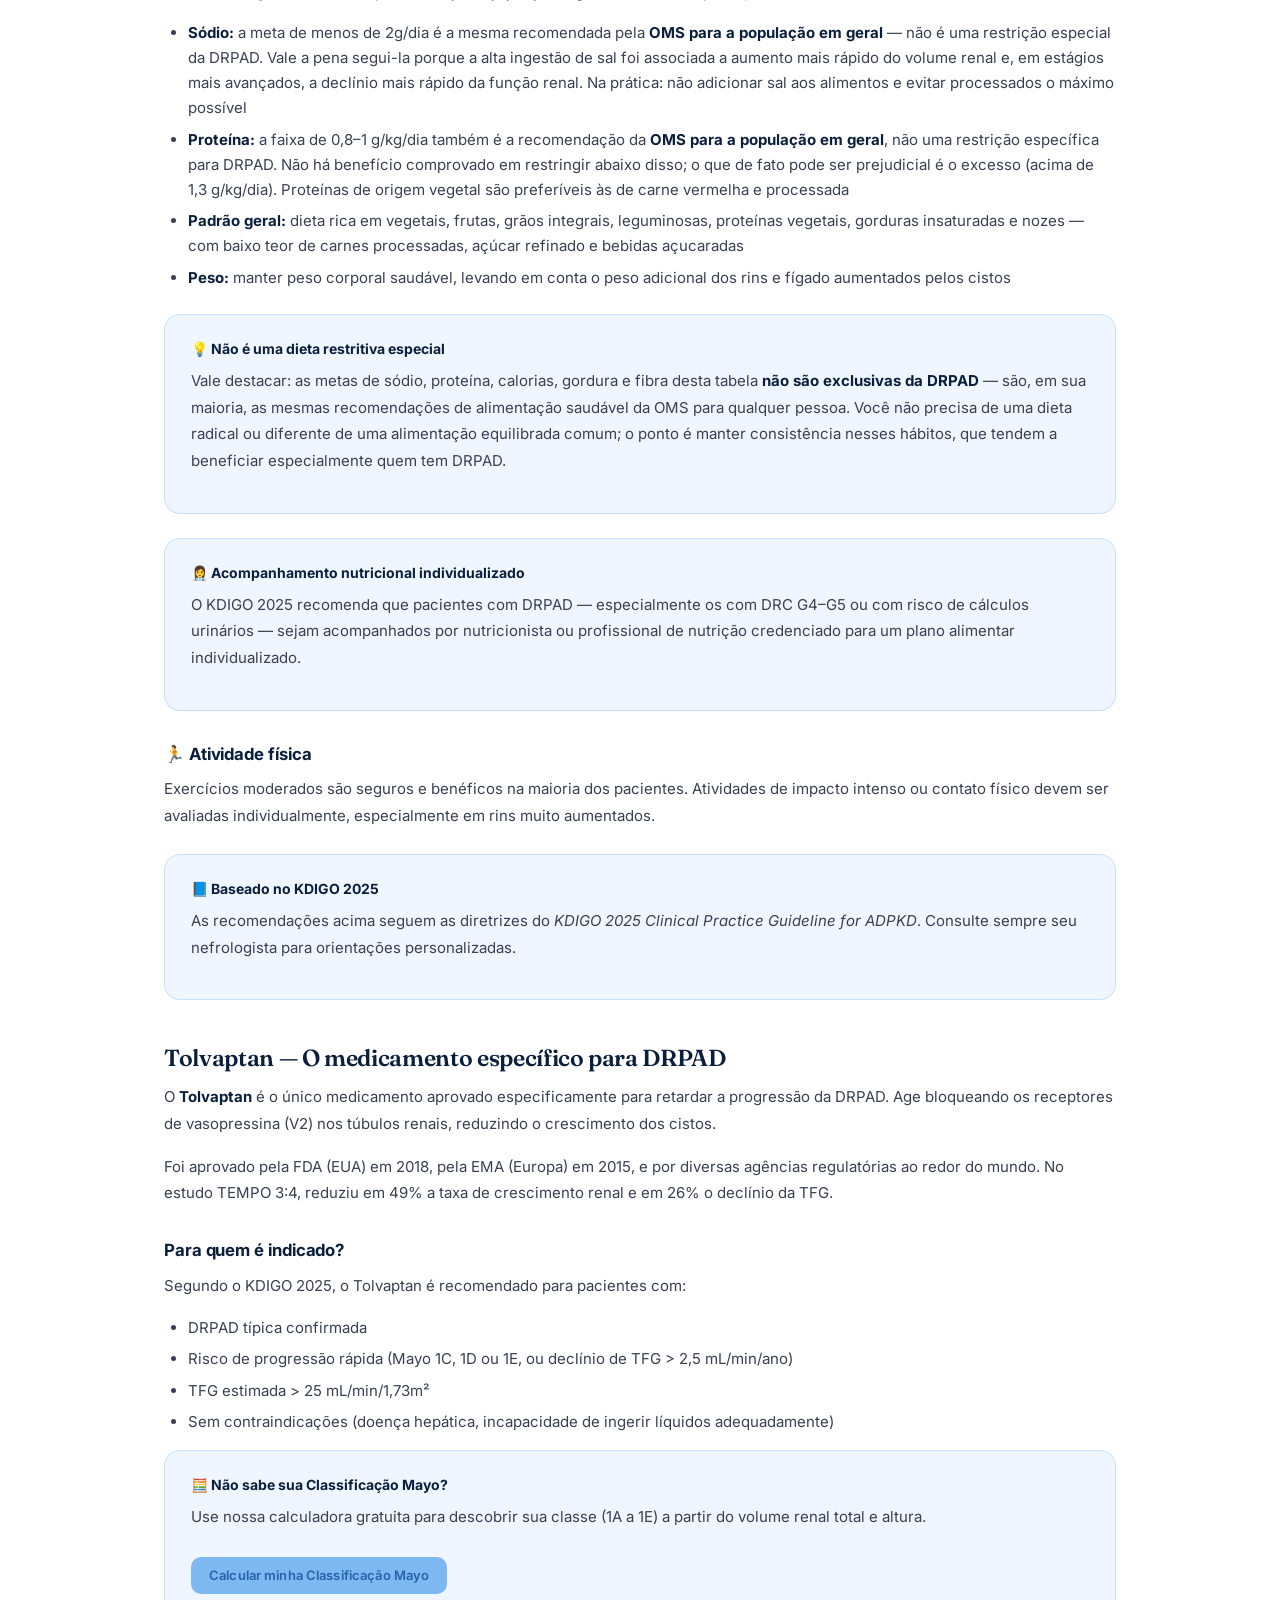
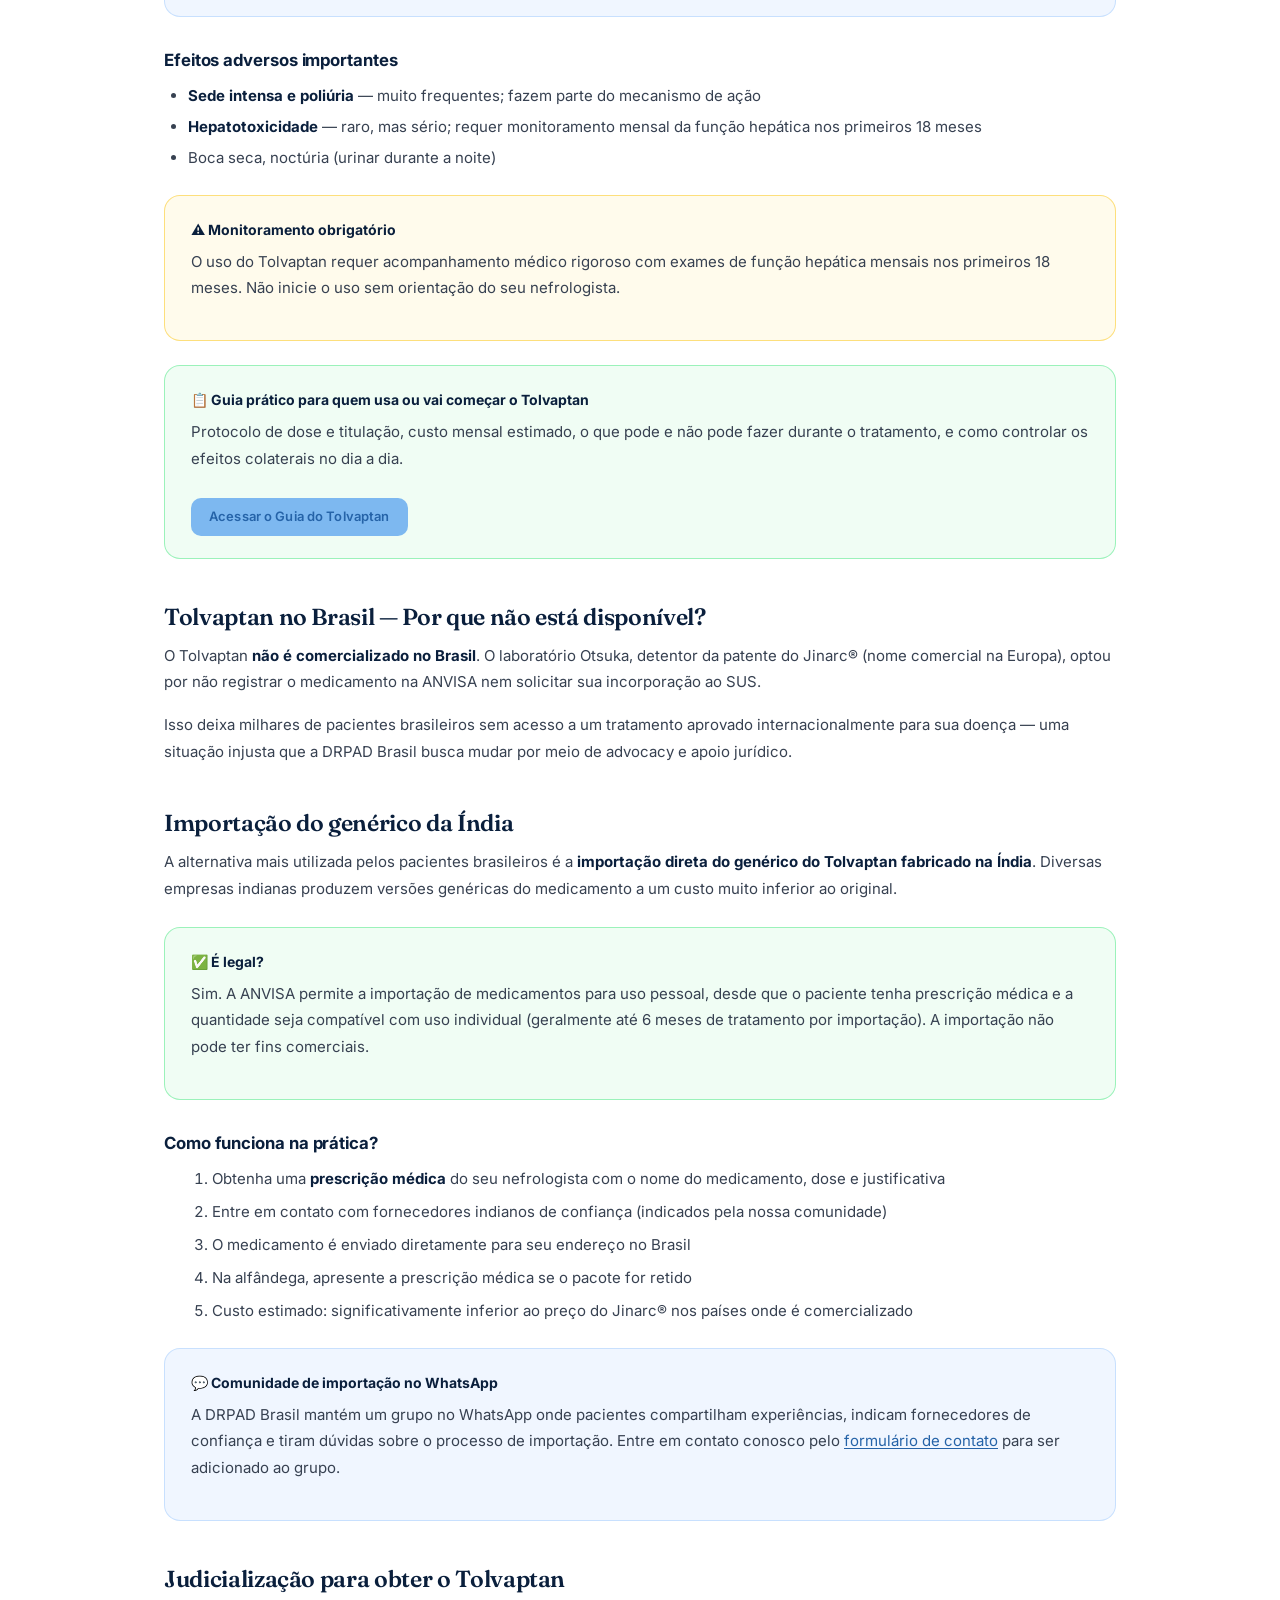
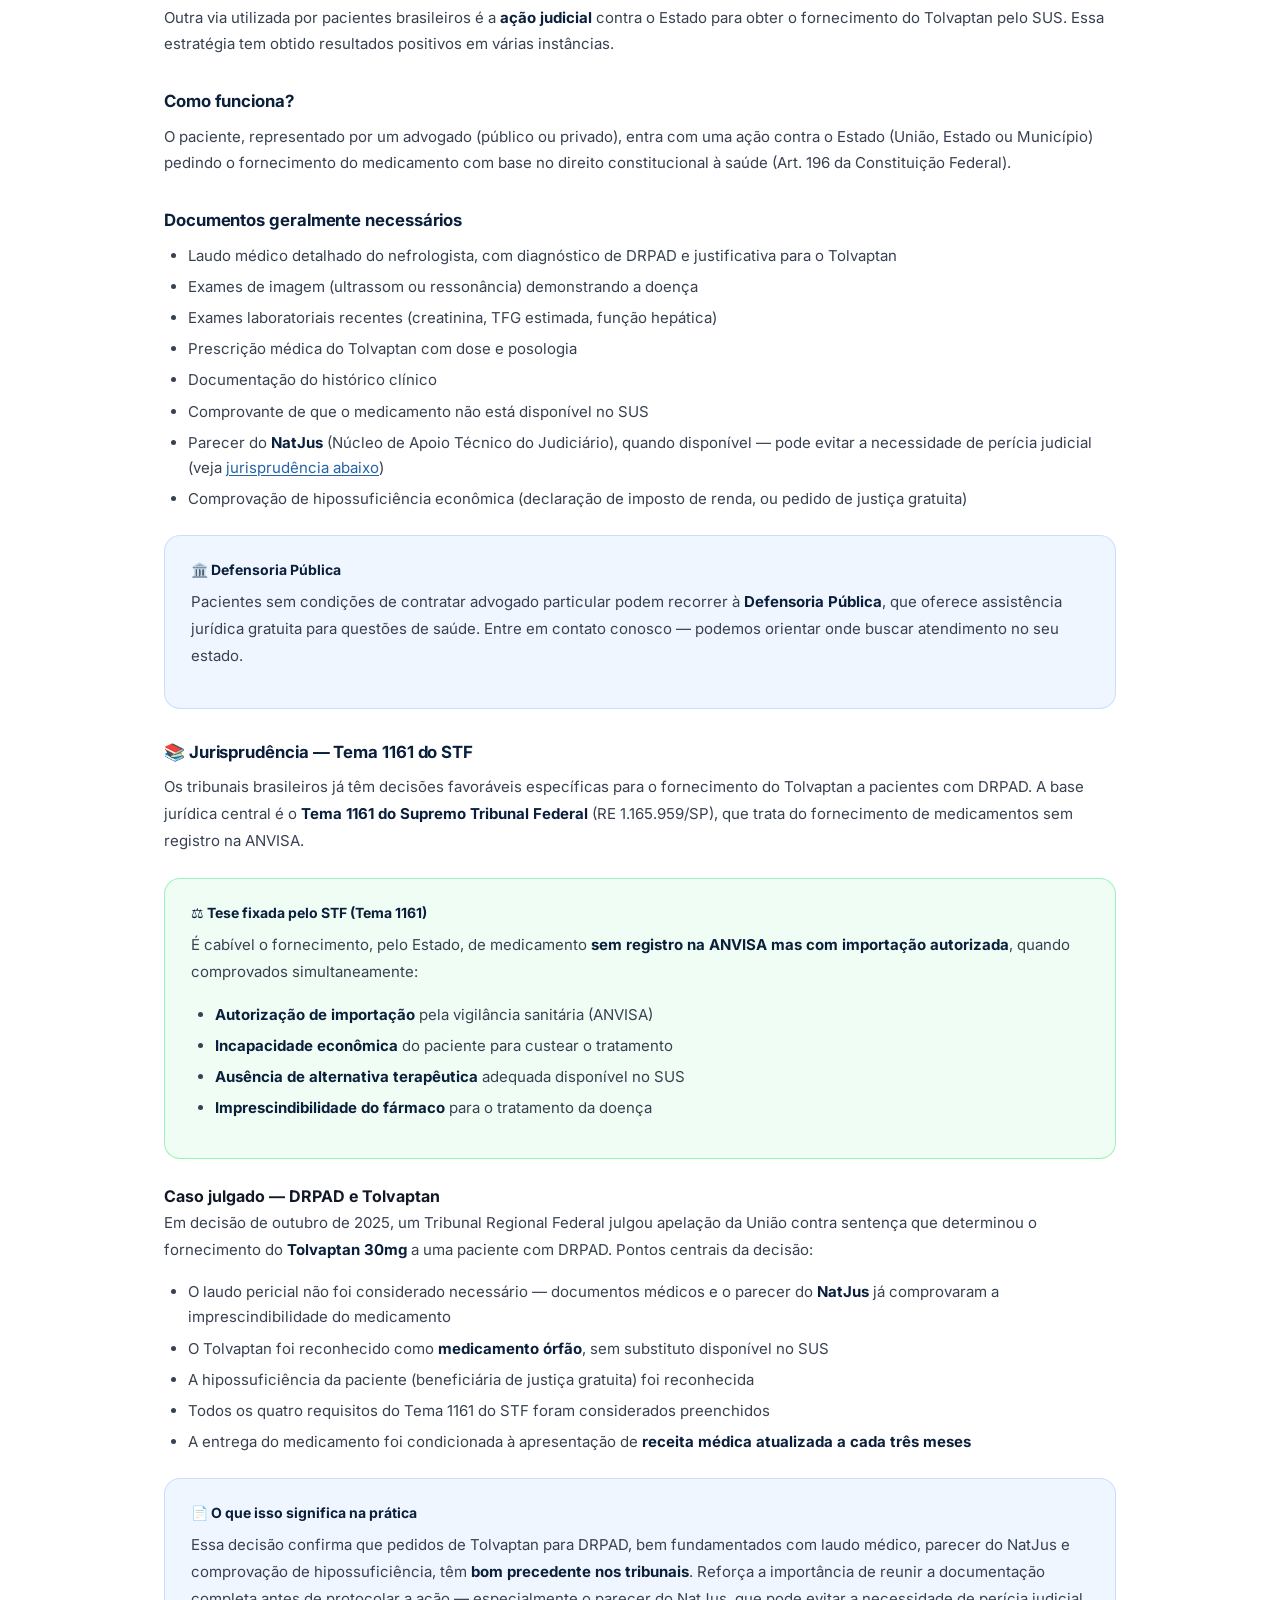
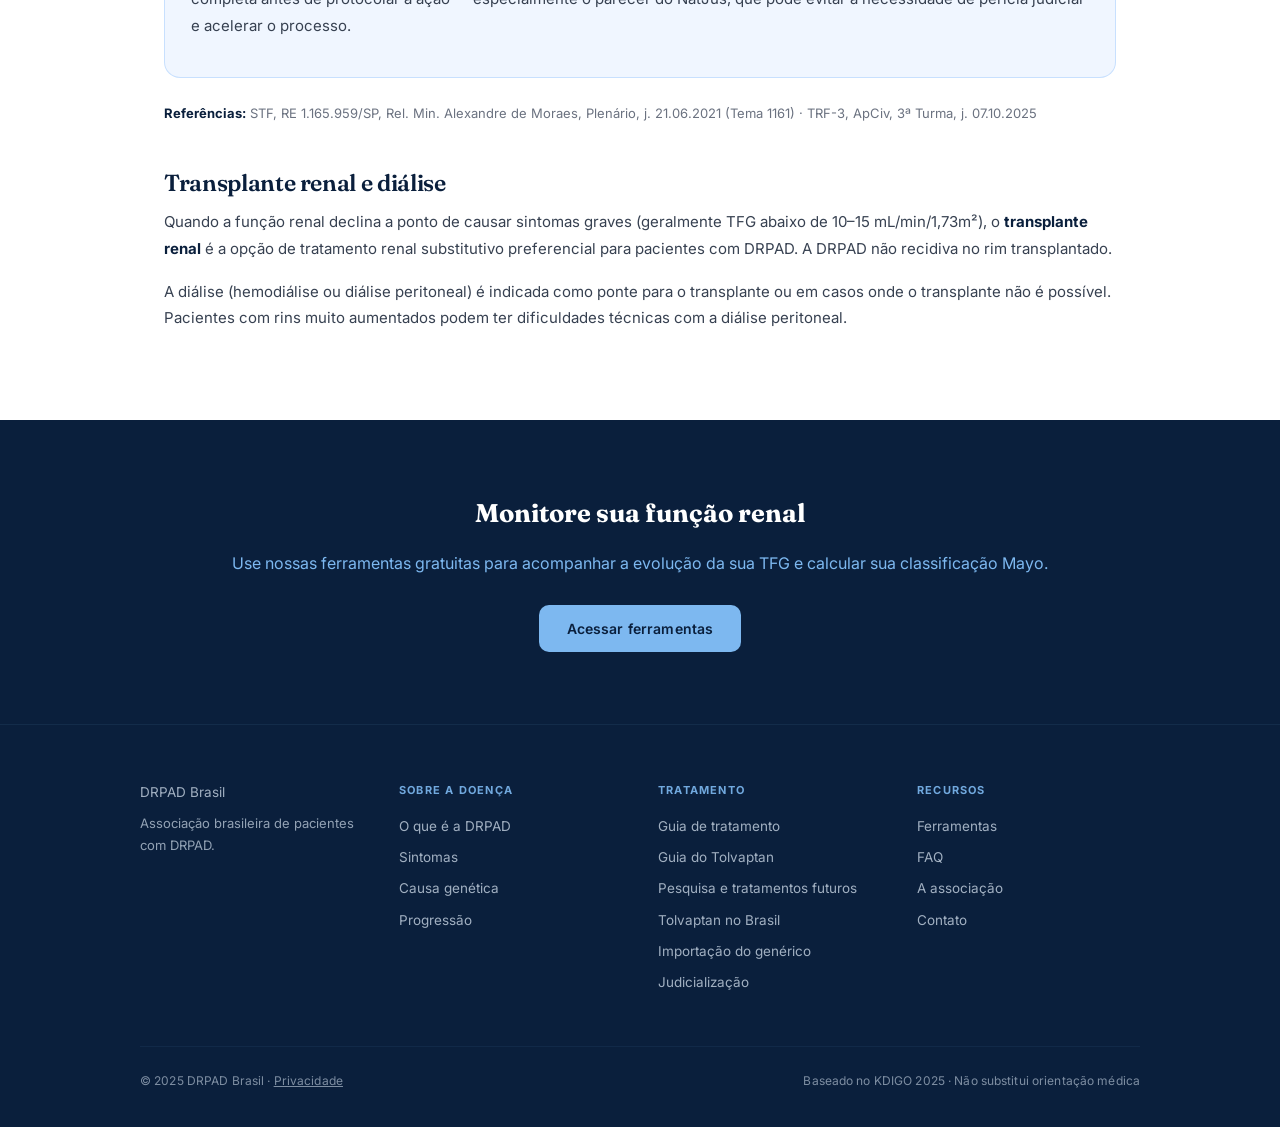
<file: tratamento.html>
<!DOCTYPE html>
<html lang="pt-BR">
<head>
  <meta charset="UTF-8">
  <link rel="icon" href="data:image/svg+xml,<svg xmlns='http://www.w3.org/2000/svg' viewBox='0 0 100 100'><text y='.9em' font-size='90'>❤️</text></svg>">
  <link rel="icon" href="data:image/svg+xml,<svg xmlns='http://www.w3.org/2000/svg' viewBox='0 0 100 100'><text y='.9em' font-size='90'>❤️</text></svg>">
  <meta name="viewport" content="width=device-width, initial-scale=1.0">
  <title>Tratamento & Tolvaptan | DRPAD Brasil</title>
  <meta name="description" content="Guia completo de tratamento da DRPAD: hidratação, controle da pressão, Tolvaptan, importação do genérico da Índia e judicialização no Brasil.">
  <link rel="stylesheet" href="css/style.css">
</head>
<body>

<nav>
  <div class="nav-inner">
    <a href="index.html" class="nav-logo">DRPAD <span>Brasil</span></a>
    <button class="nav-toggle" aria-label="Menu"><span></span><span></span><span></span></button>
    <ul class="nav-links">
      <li><a href="index.html">Início</a></li>
      <li><a href="sobre.html">Sobre a DRPAD</a></li>
      <li><a href="tratamento.html">Tratamento</a></li>
      <li><a href="guia-tolvaptan.html">Tolvaptan</a></li>
      <li><a href="ferramentas.html">Ferramentas</a></li>
      <li><a href="pesquisa.html">Pesquisa</a></li>
      <li><a href="faq.html">FAQ</a></li>
      <li><a href="forum.html">Fórum</a></li>
      <li><a href="associacao.html">Associação</a></li>
    </ul>
  </div>
</nav>

<section class="hero">
  <div class="hero-eyebrow">Manejo da DRPAD</div>
  <h1>Tratamento & Tolvaptan</h1>
  <p>Da hidratação ao Tolvaptan — entenda todas as opções e como pacientes brasileiros têm acessado o medicamento.</p>
</section>

<section class="section section-alt">
  <div class="container">
    <div class="prose">

      <h2>Princípios gerais do tratamento</h2>
      <p>O tratamento da DRPAD tem dois objetivos principais: <strong>retardar a progressão</strong> da doença e <strong>controlar os sintomas</strong>. Segundo o KDIGO 2025, o manejo deve ser individualizado com base no risco de progressão de cada paciente.</p>

      <h3>💧 Hidratação</h3>
      <p>Manter uma ingestão adequada de água é uma das medidas mais simples e importantes. A meta é manter a osmolalidade da urina matinal baixa (idealmente abaixo de 280 mOsm/kg), reduzindo o estímulo hormonal (vasopressina/ADH) que promove o crescimento dos cistos.</p>
      <ul>
        <li>Ingestão recomendada pelo KDIGO 2025: <strong>pelo menos 2 litros de água por dia</strong></li>
        <li>A quantidade pode precisar de ajuste conforme medicamentos em uso e a capacidade dos rins de diluir a urina, para minimizar o risco de hiponatremia</li>
        <li>Evitar bebidas com cafeína em excesso (estimulam crescimento dos cistos)</li>
        <li>Preferir água — sucos e refrigerantes não têm o mesmo efeito</li>
      </ul>

      <h3>🩺 Controle da pressão arterial</h3>
      <p>A hipertensão arterial é muito comum na DRPAD e acelera a progressão da doença renal. O controle rigoroso é fundamental:</p>
      <ul>
        <li>Meta: pressão arterial &lt; 130/80 mmHg (KDIGO 2025)</li>
        <li>Primeira escolha: inibidores da ECA (ex.: enalapril, ramipril) ou bloqueadores do receptor da angiotensina (BRA)</li>
        <li>Monitoramento regular em casa é recomendado</li>
      </ul>

      <h3>🥗 Dieta</h3>
      <p>O KDIGO 2025 traz uma tabela específica de orientação nutricional para pessoas com DRPAD (DRC G1–G4):</p>

      <table style="width:100%; border-collapse: collapse; margin: 20px 0; font-size: 14px;">
        <thead>
          <tr style="background: var(--light);">
            <th style="padding: 10px; text-align: left; border: 1px solid #d1dce8;">Nutriente</th>
            <th style="padding: 10px; text-align: left; border: 1px solid #d1dce8;">Ingestão recomendada</th>
          </tr>
        </thead>
        <tbody>
          <tr>
            <td style="padding: 10px; border: 1px solid #d1dce8;">Água</td>
            <td style="padding: 10px; border: 1px solid #d1dce8;">≥ 2 litros/dia</td>
          </tr>
          <tr>
            <td style="padding: 10px; border: 1px solid #d1dce8;">Sódio (sal) *</td>
            <td style="padding: 10px; border: 1px solid #d1dce8;">&lt; 2 g/dia de sódio (&lt; 5 g/dia de sal)</td>
          </tr>
          <tr>
            <td style="padding: 10px; border: 1px solid #d1dce8;">Proteína *</td>
            <td style="padding: 10px; border: 1px solid #d1dce8;">0,8–1 g/kg de peso/dia</td>
          </tr>
          <tr>
            <td style="padding: 10px; border: 1px solid #d1dce8;">Calorias *</td>
            <td style="padding: 10px; border: 1px solid #d1dce8;">25–35 kcal/kg/dia</td>
          </tr>
          <tr>
            <td style="padding: 10px; border: 1px solid #d1dce8;">Gordura *</td>
            <td style="padding: 10px; border: 1px solid #d1dce8;">&lt; 30% da energia diária (saturada &lt; 10%)</td>
          </tr>
          <tr>
            <td style="padding: 10px; border: 1px solid #d1dce8;">Fibra *</td>
            <td style="padding: 10px; border: 1px solid #d1dce8;">25–38 g/dia</td>
          </tr>
        </tbody>
      </table>
      <p style="font-size: 12px; color: var(--muted); margin-top: -8px;">* Estas metas seguem as recomendações da <strong>OMS para a população em geral</strong> — não são restrições específicas da DRPAD.</p>

      <ul>
        <li><strong>Sódio:</strong> a meta de menos de 2g/dia é a mesma recomendada pela <strong>OMS para a população em geral</strong> — não é uma restrição especial da DRPAD. Vale a pena segui-la porque a alta ingestão de sal foi associada a aumento mais rápido do volume renal e, em estágios mais avançados, a declínio mais rápido da função renal. Na prática: não adicionar sal aos alimentos e evitar processados o máximo possível</li>
        <li><strong>Proteína:</strong> a faixa de 0,8–1 g/kg/dia também é a recomendação da <strong>OMS para a população em geral</strong>, não uma restrição específica para DRPAD. Não há benefício comprovado em restringir abaixo disso; o que de fato pode ser prejudicial é o excesso (acima de 1,3 g/kg/dia). Proteínas de origem vegetal são preferíveis às de carne vermelha e processada</li>
        <li><strong>Padrão geral:</strong> dieta rica em vegetais, frutas, grãos integrais, leguminosas, proteínas vegetais, gorduras insaturadas e nozes — com baixo teor de carnes processadas, açúcar refinado e bebidas açucaradas</li>
        <li><strong>Peso:</strong> manter peso corporal saudável, levando em conta o peso adicional dos rins e fígado aumentados pelos cistos</li>
      </ul>

      <div class="info-box">
        <h4>💡 Não é uma dieta restritiva especial</h4>
        <p>Vale destacar: as metas de sódio, proteína, calorias, gordura e fibra desta tabela <strong>não são exclusivas da DRPAD</strong> — são, em sua maioria, as mesmas recomendações de alimentação saudável da OMS para qualquer pessoa. Você não precisa de uma dieta radical ou diferente de uma alimentação equilibrada comum; o ponto é manter consistência nesses hábitos, que tendem a beneficiar especialmente quem tem DRPAD.</p>
      </div>

      <div class="info-box">
        <h4>👩‍⚕️ Acompanhamento nutricional individualizado</h4>
        <p>O KDIGO 2025 recomenda que pacientes com DRPAD — especialmente os com DRC G4–G5 ou com risco de cálculos urinários — sejam acompanhados por nutricionista ou profissional de nutrição credenciado para um plano alimentar individualizado.</p>
      </div>

      <h3>🏃 Atividade física</h3>
      <p>Exercícios moderados são seguros e benéficos na maioria dos pacientes. Atividades de impacto intenso ou contato físico devem ser avaliadas individualmente, especialmente em rins muito aumentados.</p>

      <div class="info-box">
        <h4>📘 Baseado no KDIGO 2025</h4>
        <p>As recomendações acima seguem as diretrizes do <em>KDIGO 2025 Clinical Practice Guideline for ADPKD</em>. Consulte sempre seu nefrologista para orientações personalizadas.</p>
      </div>

      <h2 id="tolvaptan">Tolvaptan — O medicamento específico para DRPAD</h2>
      <p>O <strong>Tolvaptan</strong> é o único medicamento aprovado especificamente para retardar a progressão da DRPAD. Age bloqueando os receptores de vasopressina (V2) nos túbulos renais, reduzindo o crescimento dos cistos.</p>
      <p>Foi aprovado pela FDA (EUA) em 2018, pela EMA (Europa) em 2015, e por diversas agências regulatórias ao redor do mundo. No estudo TEMPO 3:4, reduziu em 49% a taxa de crescimento renal e em 26% o declínio da TFG.</p>

      <h3>Para quem é indicado?</h3>
      <p>Segundo o KDIGO 2025, o Tolvaptan é recomendado para pacientes com:</p>
      <ul>
        <li>DRPAD típica confirmada</li>
        <li>Risco de progressão rápida (Mayo 1C, 1D ou 1E, ou declínio de TFG &gt; 2,5 mL/min/ano)</li>
        <li>TFG estimada &gt; 25 mL/min/1,73m²</li>
        <li>Sem contraindicações (doença hepática, incapacidade de ingerir líquidos adequadamente)</li>
      </ul>

      <div class="info-box" style="margin-top: 16px;">
        <h4>🧮 Não sabe sua Classificação Mayo?</h4>
        <p>Use nossa calculadora gratuita para descobrir sua classe (1A a 1E) a partir do volume renal total e altura.</p>
        <a href="ferramentas.html#calculadora-mayo" class="btn btn-primary" style="margin-top: 10px; display: inline-block; padding: 8px 18px; font-size: 13px;">Calcular minha Classificação Mayo</a>
      </div>

      <h3>Efeitos adversos importantes</h3>
      <ul>
        <li><strong>Sede intensa e poliúria</strong> — muito frequentes; fazem parte do mecanismo de ação</li>
        <li><strong>Hepatotoxicidade</strong> — raro, mas sério; requer monitoramento mensal da função hepática nos primeiros 18 meses</li>
        <li>Boca seca, noctúria (urinar durante a noite)</li>
      </ul>

      <div class="info-box warning">
        <h4>⚠️ Monitoramento obrigatório</h4>
        <p>O uso do Tolvaptan requer acompanhamento médico rigoroso com exames de função hepática mensais nos primeiros 18 meses. Não inicie o uso sem orientação do seu nefrologista.</p>
      </div>

      <div class="info-box success" style="margin-top: 20px;">
        <h4>📋 Guia prático para quem usa ou vai começar o Tolvaptan</h4>
        <p>Protocolo de dose e titulação, custo mensal estimado, o que pode e não pode fazer durante o tratamento, e como controlar os efeitos colaterais no dia a dia.</p>
        <a href="guia-tolvaptan.html" class="btn btn-primary" style="margin-top: 10px; display: inline-block; padding: 8px 18px; font-size: 13px;">Acessar o Guia do Tolvaptan</a>
      </div>

      <h2 id="brasil">Tolvaptan no Brasil — Por que não está disponível?</h2>
      <p>O Tolvaptan <strong>não é comercializado no Brasil</strong>. O laboratório Otsuka, detentor da patente do Jinarc® (nome comercial na Europa), optou por não registrar o medicamento na ANVISA nem solicitar sua incorporação ao SUS.</p>
      <p>Isso deixa milhares de pacientes brasileiros sem acesso a um tratamento aprovado internacionalmente para sua doença — uma situação injusta que a DRPAD Brasil busca mudar por meio de advocacy e apoio jurídico.</p>

      <h2 id="importacao">Importação do genérico da Índia</h2>
      <p>A alternativa mais utilizada pelos pacientes brasileiros é a <strong>importação direta do genérico do Tolvaptan fabricado na Índia</strong>. Diversas empresas indianas produzem versões genéricas do medicamento a um custo muito inferior ao original.</p>

      <div class="info-box success">
        <h4>✅ É legal?</h4>
        <p>Sim. A ANVISA permite a importação de medicamentos para uso pessoal, desde que o paciente tenha prescrição médica e a quantidade seja compatível com uso individual (geralmente até 6 meses de tratamento por importação). A importação não pode ter fins comerciais.</p>
      </div>

      <h3>Como funciona na prática?</h3>
      <ol style="margin-left: 24px; margin-bottom: 16px;">
        <li style="margin-bottom: 8px;">Obtenha uma <strong>prescrição médica</strong> do seu nefrologista com o nome do medicamento, dose e justificativa</li>
        <li style="margin-bottom: 8px;">Entre em contato com fornecedores indianos de confiança (indicados pela nossa comunidade)</li>
        <li style="margin-bottom: 8px;">O medicamento é enviado diretamente para seu endereço no Brasil</li>
        <li style="margin-bottom: 8px;">Na alfândega, apresente a prescrição médica se o pacote for retido</li>
        <li style="margin-bottom: 8px;">Custo estimado: significativamente inferior ao preço do Jinarc® nos países onde é comercializado</li>
      </ol>

      <div class="info-box">
        <h4>💬 Comunidade de importação no WhatsApp</h4>
        <p>A DRPAD Brasil mantém um grupo no WhatsApp onde pacientes compartilham experiências, indicam fornecedores de confiança e tiram dúvidas sobre o processo de importação. Entre em contato conosco pelo <a href="associacao.html#contato">formulário de contato</a> para ser adicionado ao grupo.</p>
      </div>

      <h2 id="judicializacao">Judicialização para obter o Tolvaptan</h2>
      <p>Outra via utilizada por pacientes brasileiros é a <strong>ação judicial</strong> contra o Estado para obter o fornecimento do Tolvaptan pelo SUS. Essa estratégia tem obtido resultados positivos em várias instâncias.</p>

      <h3>Como funciona?</h3>
      <p>O paciente, representado por um advogado (público ou privado), entra com uma ação contra o Estado (União, Estado ou Município) pedindo o fornecimento do medicamento com base no direito constitucional à saúde (Art. 196 da Constituição Federal).</p>

      <h3>Documentos geralmente necessários</h3>
      <ul>
        <li>Laudo médico detalhado do nefrologista, com diagnóstico de DRPAD e justificativa para o Tolvaptan</li>
        <li>Exames de imagem (ultrassom ou ressonância) demonstrando a doença</li>
        <li>Exames laboratoriais recentes (creatinina, TFG estimada, função hepática)</li>
        <li>Prescrição médica do Tolvaptan com dose e posologia</li>
        <li>Documentação do histórico clínico</li>
        <li>Comprovante de que o medicamento não está disponível no SUS</li>
        <li>Parecer do <strong>NatJus</strong> (Núcleo de Apoio Técnico do Judiciário), quando disponível — pode evitar a necessidade de perícia judicial (veja <a href="#jurisprudencia">jurisprudência abaixo</a>)</li>
        <li>Comprovação de hipossuficiência econômica (declaração de imposto de renda, ou pedido de justiça gratuita)</li>
      </ul>

      <div class="info-box">
        <h4>🏛️ Defensoria Pública</h4>
        <p>Pacientes sem condições de contratar advogado particular podem recorrer à <strong>Defensoria Pública</strong>, que oferece assistência jurídica gratuita para questões de saúde. Entre em contato conosco — podemos orientar onde buscar atendimento no seu estado.</p>
      </div>

      <h3 id="jurisprudencia">📚 Jurisprudência — Tema 1161 do STF</h3>
      <p>Os tribunais brasileiros já têm decisões favoráveis específicas para o fornecimento do Tolvaptan a pacientes com DRPAD. A base jurídica central é o <strong>Tema 1161 do Supremo Tribunal Federal</strong> (RE 1.165.959/SP), que trata do fornecimento de medicamentos sem registro na ANVISA.</p>

      <div class="info-box success">
        <h4>⚖️ Tese fixada pelo STF (Tema 1161)</h4>
        <p>É cabível o fornecimento, pelo Estado, de medicamento <strong>sem registro na ANVISA mas com importação autorizada</strong>, quando comprovados simultaneamente:</p>
        <ul>
          <li><strong>Autorização de importação</strong> pela vigilância sanitária (ANVISA)</li>
          <li><strong>Incapacidade econômica</strong> do paciente para custear o tratamento</li>
          <li><strong>Ausência de alternativa terapêutica</strong> adequada disponível no SUS</li>
          <li><strong>Imprescindibilidade do fármaco</strong> para o tratamento da doença</li>
        </ul>
      </div>

      <h4>Caso julgado — DRPAD e Tolvaptan</h4>
      <p>Em decisão de outubro de 2025, um Tribunal Regional Federal julgou apelação da União contra sentença que determinou o fornecimento do <strong>Tolvaptan 30mg</strong> a uma paciente com DRPAD. Pontos centrais da decisão:</p>
      <ul>
        <li>O laudo pericial não foi considerado necessário — documentos médicos e o parecer do <strong>NatJus</strong> já comprovaram a imprescindibilidade do medicamento</li>
        <li>O Tolvaptan foi reconhecido como <strong>medicamento órfão</strong>, sem substituto disponível no SUS</li>
        <li>A hipossuficiência da paciente (beneficiária de justiça gratuita) foi reconhecida</li>
        <li>Todos os quatro requisitos do Tema 1161 do STF foram considerados preenchidos</li>
        <li>A entrega do medicamento foi condicionada à apresentação de <strong>receita médica atualizada a cada três meses</strong></li>
      </ul>

      <div class="info-box">
        <h4>📄 O que isso significa na prática</h4>
        <p>Essa decisão confirma que pedidos de Tolvaptan para DRPAD, bem fundamentados com laudo médico, parecer do NatJus e comprovação de hipossuficiência, têm <strong>bom precedente nos tribunais</strong>. Reforça a importância de reunir a documentação completa antes de protocolar a ação — especialmente o parecer do NatJus, que pode evitar a necessidade de perícia judicial e acelerar o processo.</p>
      </div>

      <p style="font-size: 13px; color: var(--muted);"><strong>Referências:</strong> STF, RE 1.165.959/SP, Rel. Min. Alexandre de Moraes, Plenário, j. 21.06.2021 (Tema 1161) · TRF-3, ApCiv, 3ª Turma, j. 07.10.2025</p>

      <h2>Transplante renal e diálise</h2>
      <p>Quando a função renal declina a ponto de causar sintomas graves (geralmente TFG abaixo de 10–15 mL/min/1,73m²), o <strong>transplante renal</strong> é a opção de tratamento renal substitutivo preferencial para pacientes com DRPAD. A DRPAD não recidiva no rim transplantado.</p>
      <p>A diálise (hemodiálise ou diálise peritoneal) é indicada como ponte para o transplante ou em casos onde o transplante não é possível. Pacientes com rins muito aumentados podem ter dificuldades técnicas com a diálise peritoneal.</p>

    </div>
  </div>
</section>

<section class="section" style="background: var(--navy); color: white; text-align: center;">
  <div class="container">
    <h2 style="font-family:'Fraunces',serif; font-size:1.6rem; margin-bottom: 16px;">Monitore sua função renal</h2>
    <p style="color: var(--sky); margin-bottom: 28px;">Use nossas ferramentas gratuitas para acompanhar a evolução da sua TFG e calcular sua classificação Mayo.</p>
    <a href="ferramentas.html" class="btn btn-primary">Acessar ferramentas</a>
  </div>
</section>

<footer>
  <div class="footer-inner">
    <div class="footer-col">
      <a href="index.html" class="footer-logo">DRPAD <span>Brasil</span></a>
      <p>Associação brasileira de pacientes com DRPAD.</p>
    </div>
    <div class="footer-col">
      <h4>Sobre a Doença</h4>
      <a href="sobre.html">O que é a DRPAD</a>
      <a href="sobre.html#sintomas">Sintomas</a>
      <a href="sobre.html#genetica">Causa genética</a>
      <a href="sobre.html#progressao">Progressão</a>
    </div>
    <div class="footer-col">
      <h4>Tratamento</h4>
      <a href="tratamento.html">Guia de tratamento</a>
      <a href="guia-tolvaptan.html">Guia do Tolvaptan</a>
      <a href="pesquisa.html">Pesquisa e tratamentos futuros</a>
      <a href="tratamento.html#tolvaptan">Tolvaptan no Brasil</a>
      <a href="tratamento.html#importacao">Importação do genérico</a>
      <a href="tratamento.html#judicializacao">Judicialização</a>
    </div>
    <div class="footer-col">
      <h4>Recursos</h4>
      <a href="ferramentas.html">Ferramentas</a>
      <a href="faq.html">FAQ</a>
      <a href="associacao.html">A associação</a>
      <a href="associacao.html#contato">Contato</a>
    </div>
  </div>
  <div class="footer-bottom">
    <span>© 2025 DRPAD Brasil · <a href="privacidade.html" style="color:inherit;text-decoration:underline;">Privacidade</a></span>
    <span>Baseado no KDIGO 2025 · Não substitui orientação médica</span>
  </div>
</footer>

<script src="js/main.js"></script>
</body>
</html>
</file>
<file: css/style.css>
/* ── DRPAD Brasil — Estilo global (Apple Design) ── */
@import url('https://fonts.googleapis.com/css2?family=Fraunces:ital,wght@0,300;0,600;1,300&family=Inter:ital,opsz,wght@0,14..32,300;0,14..32,400;0,14..32,500;0,14..32,600;0,14..32,700;1,14..32,400&display=swap');

/* ── Tokens ── */
:root {
  --navy:    #0a1f3c;
  --blue:    #173668;
  --mid:     #2563a8;
  --sky:     #7db8f0;
  --sky-dim: rgba(125,184,240,.18);
  --light:   #dce8f5;
  --bg:      #f5f7fa;
  --surface: rgba(255,255,255,0.72);
  --white:   #ffffff;
  --text:    #111827;
  --body:    #374151;
  --muted:   #6b7280;
  --accent:  #f59e0b;
  --green:   #16a34a;
  --red:     #dc2626;
  --radius:  16px;
  --radius-sm: 10px;
  --shadow-sm: 0 1px 4px rgba(10,31,60,.06), 0 4px 16px rgba(10,31,60,.08);
  --shadow:    0 2px 8px rgba(10,31,60,.07), 0 8px 32px rgba(10,31,60,.10);
  --shadow-lg: 0 8px 24px rgba(10,31,60,.10), 0 24px 64px rgba(10,31,60,.14);
  --blur:    blur(20px) saturate(180%);
  --ease-out: cubic-bezier(0.25, 0.46, 0.45, 0.94);
}

/* ── Reset ── */
*, *::before, *::after { box-sizing: border-box; margin: 0; padding: 0; }
html { scroll-behavior: smooth; -webkit-font-smoothing: antialiased; }

body {
  font-family: 'Inter', system-ui, sans-serif;
  font-size: 16px;
  line-height: 1.65;
  background: var(--bg);
  color: var(--text);
  font-optical-sizing: auto;
}

/* ── Nav — translúcida, flutua sobre conteúdo ── */
nav {
  position: sticky; top: 0; z-index: 100;
  background: rgba(10, 31, 60, 0.78);
  backdrop-filter: var(--blur);
  -webkit-backdrop-filter: var(--blur);
  border-bottom: 1px solid rgba(125,184,240,.12);
  /* Sem box-shadow opaco — a translucidez já cria separação */
}

.nav-inner {
  max-width: 1100px; margin: 0 auto;
  display: flex; align-items: center; justify-content: space-between;
  padding: 0 24px; height: 60px;
}

.nav-logo {
  font-family: 'Fraunces', serif;
  font-size: 1.2rem; font-weight: 600;
  color: var(--white); text-decoration: none;
  letter-spacing: -0.01em;
  display: flex; align-items: center; gap: 10px;
  /* Feedback no pointer-down */
  transition: opacity 120ms ease-out;
}
.nav-logo:active { opacity: 0.7; }
.nav-logo span { color: var(--sky); }

.nav-links { display: flex; gap: 2px; list-style: none; }
.nav-links a {
  color: rgba(220,232,245,.85); text-decoration: none;
  font-size: 13px; font-weight: 500; letter-spacing: 0.01em;
  padding: 6px 11px; border-radius: 8px;
  transition: background 150ms var(--ease-out), color 150ms var(--ease-out);
  /* Feedback imediato no toque */
}
.nav-links a:hover { background: var(--sky-dim); color: var(--sky); }
.nav-links a:active { background: rgba(125,184,240,.28); }
.nav-links a.active { color: var(--sky); background: var(--sky-dim); }

.nav-toggle { display: none; background: none; border: none; cursor: pointer; padding: 6px; }
.nav-toggle span {
  display: block; width: 22px; height: 2px;
  background: var(--white); margin: 5px 0;
  border-radius: 2px;
  transition: all 220ms var(--ease-out);
}

/* ── Hero ── */
.hero {
  background: linear-gradient(150deg, var(--navy) 0%, #1b3d72 55%, #1e4d8c 100%);
  color: var(--white);
  padding: 88px 24px 80px;
  text-align: center;
  position: relative;
  overflow: hidden;
}
/* Sutil camada de profundidade */
.hero::before {
  content: '';
  position: absolute; inset: 0;
  background: radial-gradient(ellipse 80% 60% at 50% 0%, rgba(125,184,240,.12) 0%, transparent 70%);
  pointer-events: none;
}

.hero-eyebrow {
  font-size: 11px; font-weight: 600;
  letter-spacing: 0.14em; text-transform: uppercase;
  color: var(--sky); margin-bottom: 20px;
  opacity: 0.9;
}

.hero h1 {
  font-family: 'Fraunces', serif;
  font-size: clamp(2rem, 5vw, 3.2rem);
  font-weight: 600;
  line-height: 1.1;
  letter-spacing: -0.025em; /* tracking negativo em display */
  margin-bottom: 22px;
}

.hero p {
  font-size: 1.08rem; color: var(--sky);
  max-width: 600px; margin: 0 auto 36px;
  line-height: 1.72; opacity: 0.92;
  letter-spacing: 0.005em;
}

.hero-ctas { display: flex; gap: 12px; justify-content: center; flex-wrap: wrap; }

/* Page hero (páginas internas) */
.page-hero {
  background: linear-gradient(150deg, var(--navy) 0%, #1b3d72 100%);
  color: var(--white);
  padding: 64px 24px 56px;
  text-align: center;
}
.page-hero-label {
  font-size: 11px; font-weight: 600; letter-spacing: 0.14em;
  text-transform: uppercase; color: var(--sky); margin-bottom: 14px; opacity: .9;
}
.page-hero h1 {
  font-family: 'Fraunces', serif;
  font-size: clamp(1.75rem, 4vw, 2.6rem);
  font-weight: 600; line-height: 1.12;
  letter-spacing: -0.022em;
  margin-bottom: 16px;
}
.page-hero-sub {
  font-size: 1.05rem; color: var(--sky);
  max-width: 580px; margin: 0 auto;
  line-height: 1.68; opacity: .88;
}

/* ── Botões — feedback no pointer-down ── */
.btn {
  display: inline-block; text-decoration: none;
  padding: 12px 28px; border-radius: var(--radius-sm);
  font-size: 14px; font-weight: 600;
  letter-spacing: 0.01em;
  cursor: pointer; border: none;
  /* Spring: scale desce em pointer-down, sobe em release */
  transition: transform 120ms var(--ease-out), box-shadow 200ms var(--ease-out), opacity 120ms;
}
.btn:hover    { transform: translateY(-2px); box-shadow: 0 8px 24px rgba(0,0,0,.20); }
.btn:active   { transform: scale(0.97) translateY(0); box-shadow: none; }

.btn-primary  { background: var(--sky); color: var(--navy); }
.btn-outline  {
  background: transparent; color: var(--white);
  border: 1.5px solid rgba(125,184,240,.45);
}
.btn-outline:hover { border-color: var(--sky); color: var(--sky); background: var(--sky-dim); }

/* ── Container ── */
.container { max-width: 1000px; margin: 0 auto; padding: 0 24px; }
.section { padding: 72px 0; }
.section-alt { background: var(--white); }

/* ── Títulos de seção — tracking específico por tamanho ── */
.section-title {
  font-family: 'Fraunces', serif;
  font-size: clamp(1.5rem, 3vw, 2.1rem);
  font-weight: 600; color: var(--navy);
  letter-spacing: -0.018em; /* negativo em tamanho médio-grande */
  line-height: 1.15;
  margin-bottom: 10px;
}
.section-sub {
  color: var(--muted); font-size: 15px;
  margin-bottom: 44px; max-width: 580px;
  line-height: 1.7; letter-spacing: 0.005em;
}

/* ── Cards ── */
.cards { display: grid; gap: 18px; }
.cards-2 { grid-template-columns: repeat(auto-fit, minmax(280px, 1fr)); }
.cards-3 { grid-template-columns: repeat(auto-fit, minmax(256px, 1fr)); }

.card {
  background: var(--white); border-radius: var(--radius);
  padding: 28px 26px; box-shadow: var(--shadow-sm);
  border-top: 3px solid var(--mid);
  /* Spring suave — critically damped, sem bounce em hover estático */
  transition: transform 220ms var(--ease-out), box-shadow 220ms var(--ease-out);
}
.card:hover {
  transform: translateY(-4px);
  box-shadow: var(--shadow);
}
.card:active { transform: scale(0.98) translateY(0); }

.card-icon { font-size: 26px; margin-bottom: 14px; }
.card h3 {
  font-size: 1rem; font-weight: 700; color: var(--navy);
  margin-bottom: 8px; letter-spacing: -0.005em;
}
.card p { font-size: 14px; color: var(--muted); line-height: 1.68; }

/* ── Info box — material leve sobre fundo ── */
.info-box {
  background: rgba(239,246,255,.90);
  border: 1px solid rgba(191,219,254,.8);
  border-radius: var(--radius); padding: 22px 26px;
  margin: 24px 0;
  backdrop-filter: blur(4px);
}
.info-box.warning { background: rgba(255,251,235,.95); border-color: rgba(252,211,77,.7); }
.info-box.success { background: rgba(240,253,244,.95); border-color: rgba(134,239,172,.8); }
.info-box h4 { font-size: 14px; font-weight: 700; color: var(--navy); margin-bottom: 8px; }
.info-box p, .info-box li { font-size: 14px; color: #374151; line-height: 1.7; }
.info-box ul { padding-left: 20px; }
.info-box li { margin-bottom: 4px; }

/* ── Prose — leading e tracking certos por tamanho ── */
.prose h2 {
  font-family: 'Fraunces', serif;
  font-size: 1.45rem; color: var(--navy);
  margin: 44px 0 12px; font-weight: 600;
  letter-spacing: -0.015em;
  line-height: 1.2;
}
.prose h3 {
  font-size: 1.05rem; font-weight: 700; color: var(--navy);
  margin: 30px 0 8px; letter-spacing: -0.005em;
}
.prose p { font-size: 15px; color: var(--body); margin-bottom: 16px; line-height: 1.78; }
.prose ul, .prose ol { padding-left: 24px; margin-bottom: 16px; }
.prose li { font-size: 15px; color: var(--body); margin-bottom: 6px; line-height: 1.68; }
.prose a { color: var(--mid); text-underline-offset: 2px; }
.prose strong { color: var(--navy); }

/* ── Badge ── */
.badge {
  display: inline-block; padding: 3px 10px; border-radius: 20px;
  font-size: 11px; font-weight: 700; letter-spacing: 0.07em;
  text-transform: uppercase; margin-left: 6px;
}
.badge-tech   { background: #e0e7ff; color: #3730a3; }
.badge-kdigo  { background: #fef9c3; color: #713f12; }

/* ── Iframe ── */
.iframe-wrap {
  border-radius: var(--radius); overflow: hidden;
  box-shadow: var(--shadow); border: 1px solid var(--light);
  margin: 24px 0;
}
.iframe-wrap iframe { display: block; width: 100%; border: none; }

/* ── FAQ — accordion com spring ── */
.faq-item {
  background: var(--white); border-radius: var(--radius);
  box-shadow: var(--shadow-sm); margin-bottom: 10px;
  overflow: hidden;
  transition: box-shadow 200ms var(--ease-out);
}
.faq-item:hover { box-shadow: var(--shadow); }

.faq-q {
  width: 100%; background: none; border: none; cursor: pointer;
  padding: 20px 24px; text-align: left;
  display: flex; justify-content: space-between; align-items: center;
  font-size: 15px; font-weight: 600; color: var(--navy);
  gap: 12px; letter-spacing: -0.005em;
  /* Feedback imediato no toque */
  transition: background 120ms ease-out;
}
.faq-q:hover { background: rgba(245,247,250,.8); }
.faq-q:active { background: var(--bg); }

.faq-icon {
  font-size: 20px; color: var(--mid); flex-shrink: 0;
  transition: transform 250ms var(--ease-out);
  display: flex; align-items: center; justify-content: center;
  width: 24px; height: 24px;
}
.faq-a {
  padding: 0 24px; max-height: 0; overflow: hidden;
  transition: max-height 320ms var(--ease-out), padding 280ms var(--ease-out);
  font-size: 14.5px; color: var(--body); line-height: 1.78;
}
.faq-item.open .faq-a    { max-height: 600px; padding: 0 24px 22px; }
.faq-item.open .faq-icon { transform: rotate(45deg); }

/* ── Formulário ── */
.form-group { margin-bottom: 18px; }
.form-group label {
  display: block; font-size: 13px; font-weight: 600;
  color: var(--muted); margin-bottom: 6px; letter-spacing: 0.01em;
}
.form-group input,
.form-group textarea,
.form-group select {
  width: 100%; padding: 11px 14px;
  border: 1.5px solid #e5e7eb; border-radius: var(--radius-sm);
  font-size: 15px; color: var(--text); background: var(--white);
  font-family: inherit; outline: none;
  transition: border-color 160ms ease-out, box-shadow 160ms ease-out;
}
.form-group input:focus,
.form-group textarea:focus {
  border-color: var(--mid);
  box-shadow: 0 0 0 3px rgba(37,99,168,.12);
}
.form-group textarea { resize: vertical; min-height: 120px; }

/* ── Tabelas ── */
table {
  width: 100%; border-collapse: collapse;
  font-size: 14px; margin: 20px 0;
  background: var(--white); border-radius: var(--radius);
  box-shadow: var(--shadow-sm); overflow: hidden;
}
th {
  background: var(--navy); color: var(--white);
  padding: 12px 16px; text-align: left;
  font-size: 12px; font-weight: 600;
  letter-spacing: 0.06em; text-transform: uppercase;
}
td { padding: 11px 16px; border-bottom: 1px solid #f0f3f7; color: var(--body); }
tr:last-child td { border-bottom: none; }
tr:hover td { background: rgba(245,247,250,.7); }

/* ── Footer — material pesado, separa estrutura ── */
footer {
  background: var(--navy);
  color: var(--light);
  padding: 56px 24px 36px;
  border-top: 1px solid rgba(125,184,240,.08);
}
.footer-inner {
  max-width: 1000px; margin: 0 auto;
  display: grid; grid-template-columns: repeat(auto-fit, minmax(190px,1fr));
  gap: 36px; margin-bottom: 44px;
}
.footer-col h4 {
  font-size: 11px; font-weight: 700; letter-spacing: 0.11em;
  text-transform: uppercase; color: var(--sky);
  margin-bottom: 16px; opacity: .9;
}
.footer-col a {
  display: block; color: var(--light); text-decoration: none;
  font-size: 13.5px; margin-bottom: 9px; opacity: .72;
  transition: opacity 150ms ease-out, color 150ms ease-out;
}
.footer-col a:hover { opacity: 1; color: var(--sky); }
.footer-col p { font-size: 13px; opacity: .65; line-height: 1.7; }

.footer-bottom {
  max-width: 1000px; margin: 0 auto;
  border-top: 1px solid rgba(125,184,240,.12);
  padding-top: 24px;
  display: flex; justify-content: space-between; align-items: center;
  flex-wrap: wrap; gap: 12px;
  font-size: 12px; opacity: .55; letter-spacing: 0.01em;
}
.footer-bottom a { color: inherit; }

/* ── Stat strip ── */
.stat-strip {
  background: linear-gradient(135deg, var(--navy) 0%, #173668 100%);
  color: var(--white); padding: 48px 24px;
  border-top: 1px solid rgba(125,184,240,.1);
  border-bottom: 1px solid rgba(125,184,240,.1);
}
.stat-strip-inner {
  max-width: 1000px; margin: 0 auto;
  display: grid; grid-template-columns: repeat(auto-fit, minmax(150px,1fr));
  gap: 32px; text-align: center;
}
.stat-val {
  font-family: 'Fraunces', serif;
  font-size: 2.6rem; font-weight: 600; color: var(--sky);
  letter-spacing: -0.03em; /* forte tracking negativo em display grande */
  line-height: 1;
}
.stat-label { font-size: 13px; color: var(--light); opacity: .75; margin-top: 6px; letter-spacing: 0.01em; }

/* ── Reduced motion — cross-fade em vez de slide/spring ── */
@media (prefers-reduced-motion: reduce) {
  *, *::before, *::after {
    transition-duration: 0.01ms !important;
    animation-duration: 0.01ms !important;
  }
  .card:hover, .btn:hover { transform: none; }
  .faq-a { transition: none; }
}

/* ── Reduced transparency — superfícies mais sólidas ── */
@media (prefers-reduced-transparency: reduce) {
  nav { background: var(--navy); backdrop-filter: none; }
  .info-box { background: #eff6ff; backdrop-filter: none; }
  .surface { background: var(--white); backdrop-filter: none; }
}

/* ── Responsivo ── */
@media (max-width: 700px) {
  .nav-links {
    display: none; flex-direction: column;
    position: absolute; top: 60px; left: 0; right: 0;
    background: rgba(10,31,60,.96);
    backdrop-filter: var(--blur);
    -webkit-backdrop-filter: var(--blur);
    padding: 16px 12px; gap: 2px;
    border-bottom: 1px solid rgba(125,184,240,.12);
  }
  .nav-links.open { display: flex; }
  .nav-toggle { display: block; }

  .hero { padding: 64px 20px 56px; }
  .page-hero { padding: 48px 20px 40px; }
  .section { padding: 56px 0; }
  .section-title { letter-spacing: -0.015em; }

  .footer-bottom { flex-direction: column; text-align: center; }

  table { font-size: 13px; }
  th, td { padding: 10px 12px; }
}
</file>
